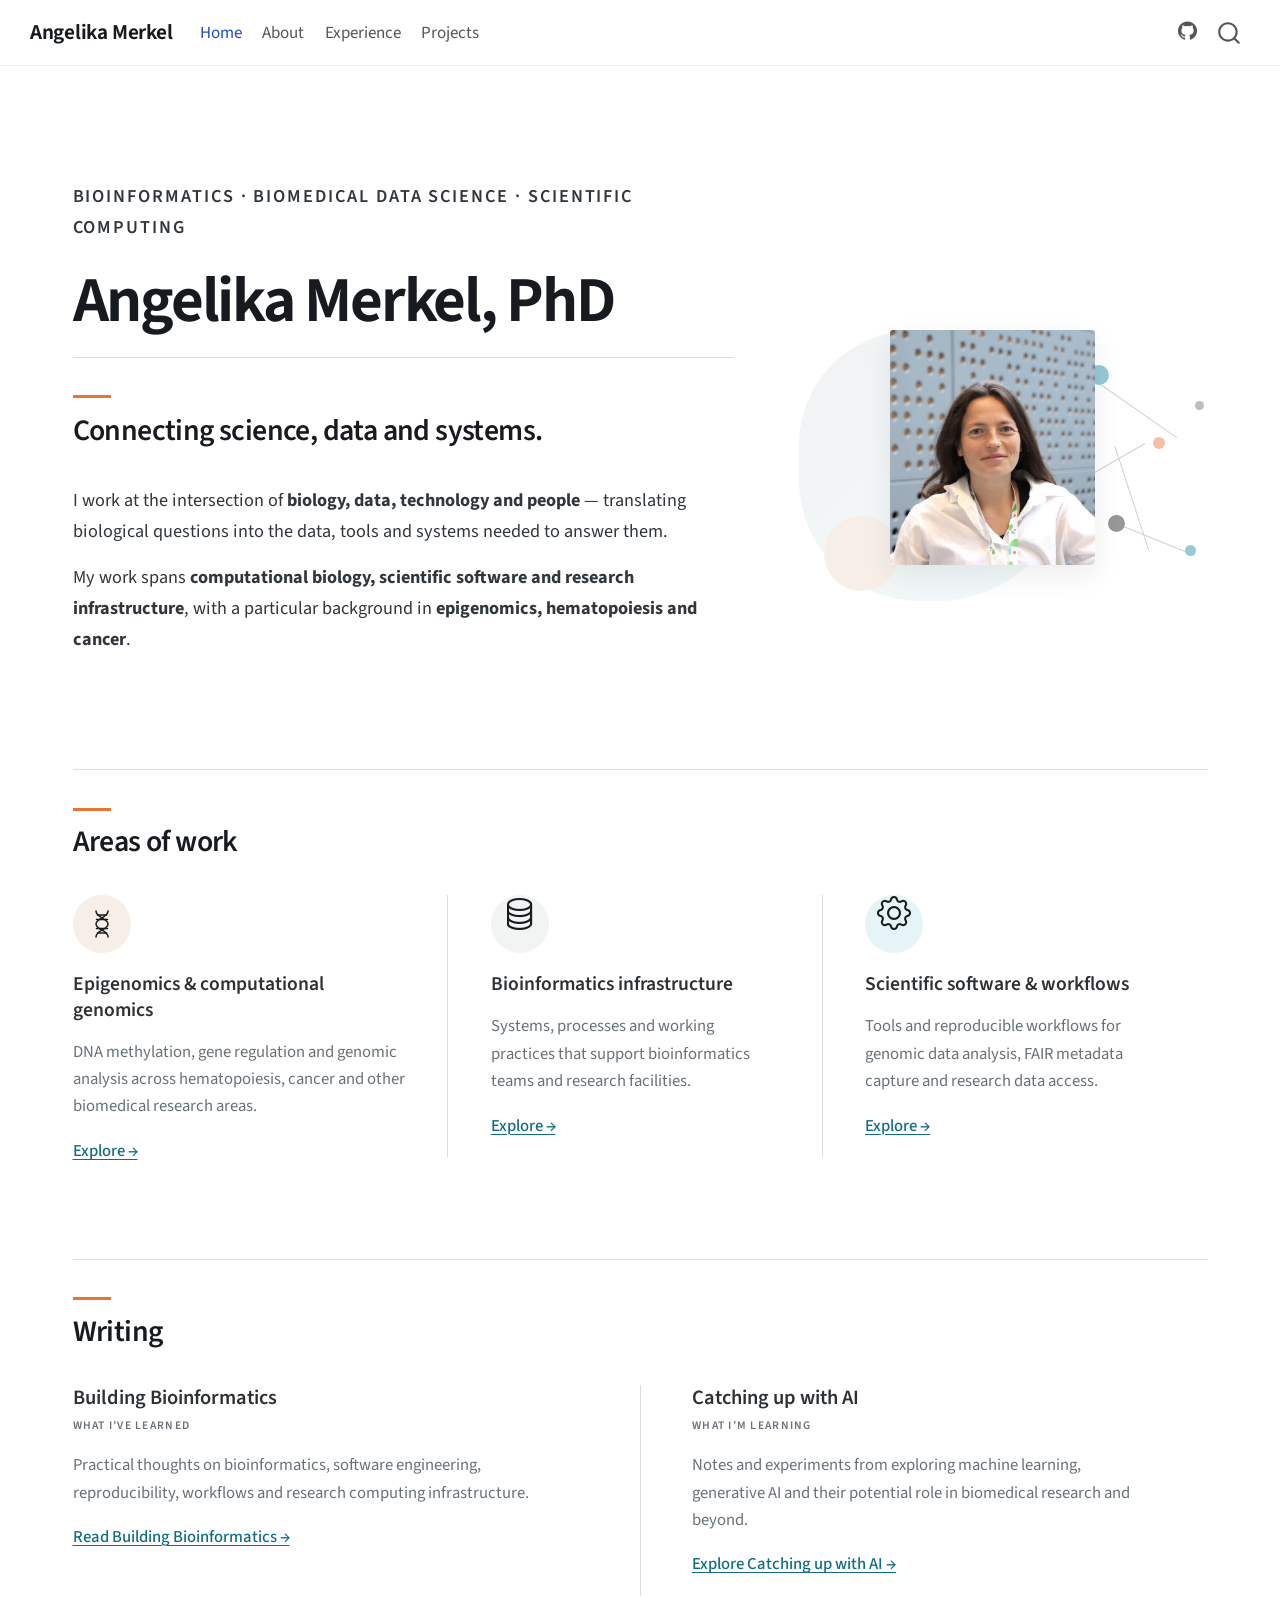
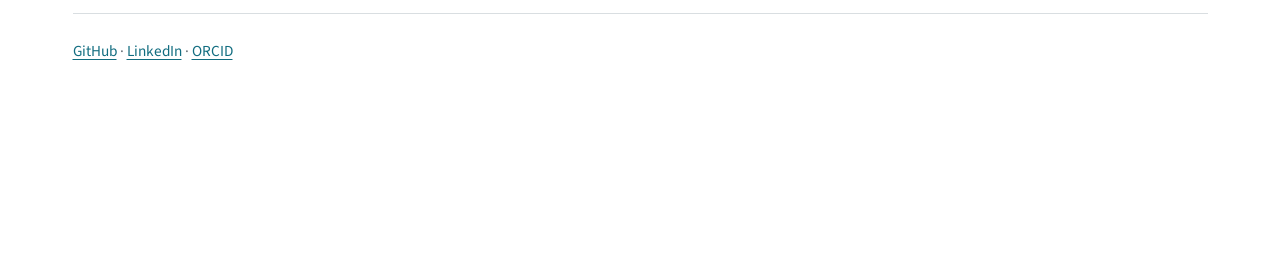
<file: docs/index.html>
<!DOCTYPE html>
<html xmlns="http://www.w3.org/1999/xhtml" lang="en" xml:lang="en"><head>

<meta charset="utf-8">
<meta name="generator" content="quarto-1.7.32">

<meta name="viewport" content="width=device-width, initial-scale=1.0, user-scalable=yes">


<title>Angelika Merkel</title>
<style>
code{white-space: pre-wrap;}
span.smallcaps{font-variant: small-caps;}
div.columns{display: flex; gap: min(4vw, 1.5em);}
div.column{flex: auto; overflow-x: auto;}
div.hanging-indent{margin-left: 1.5em; text-indent: -1.5em;}
ul.task-list{list-style: none;}
ul.task-list li input[type="checkbox"] {
  width: 0.8em;
  margin: 0 0.8em 0.2em -1em; /* quarto-specific, see https://github.com/quarto-dev/quarto-cli/issues/4556 */ 
  vertical-align: middle;
}
</style>


<script src="site_libs/quarto-nav/quarto-nav.js"></script>
<script src="site_libs/quarto-nav/headroom.min.js"></script>
<script src="site_libs/clipboard/clipboard.min.js"></script>
<script src="site_libs/quarto-search/autocomplete.umd.js"></script>
<script src="site_libs/quarto-search/fuse.min.js"></script>
<script src="site_libs/quarto-search/quarto-search.js"></script>
<meta name="quarto:offset" content="./">
<script src="site_libs/quarto-html/quarto.js" type="module"></script>
<script src="site_libs/quarto-html/tabsets/tabsets.js" type="module"></script>
<script src="site_libs/quarto-html/popper.min.js"></script>
<script src="site_libs/quarto-html/tippy.umd.min.js"></script>
<script src="site_libs/quarto-html/anchor.min.js"></script>
<link href="site_libs/quarto-html/tippy.css" rel="stylesheet">
<link href="site_libs/quarto-html/quarto-syntax-highlighting-37eea08aefeeee20ff55810ff984fec1.css" rel="stylesheet" id="quarto-text-highlighting-styles">
<script src="site_libs/bootstrap/bootstrap.min.js"></script>
<link href="site_libs/bootstrap/bootstrap-icons.css" rel="stylesheet">
<link href="site_libs/bootstrap/bootstrap-92d2792728d3f4bf89524dcc0433e7d3.min.css" rel="stylesheet" append-hash="true" id="quarto-bootstrap" data-mode="light">
<script id="quarto-search-options" type="application/json">{
  "location": "navbar",
  "copy-button": false,
  "collapse-after": 3,
  "panel-placement": "end",
  "type": "overlay",
  "limit": 50,
  "keyboard-shortcut": [
    "f",
    "/",
    "s"
  ],
  "show-item-context": false,
  "language": {
    "search-no-results-text": "No results",
    "search-matching-documents-text": "matching documents",
    "search-copy-link-title": "Copy link to search",
    "search-hide-matches-text": "Hide additional matches",
    "search-more-match-text": "more match in this document",
    "search-more-matches-text": "more matches in this document",
    "search-clear-button-title": "Clear",
    "search-text-placeholder": "",
    "search-detached-cancel-button-title": "Cancel",
    "search-submit-button-title": "Submit",
    "search-label": "Search"
  }
}</script>
<link rel="stylesheet" href="https://cdn.jsdelivr.net/npm/bootstrap-icons@1.11.3/font/bootstrap-icons.min.css">


<link rel="stylesheet" href="assets/styles.css">
</head>

<body class="nav-fixed quarto-light">

<div id="quarto-search-results"></div>
  <header id="quarto-header" class="headroom fixed-top">
    <nav class="navbar navbar-expand-lg " data-bs-theme="dark">
      <div class="navbar-container container-fluid">
      <div class="navbar-brand-container mx-auto">
    <a class="navbar-brand" href="./index.html">
    <span class="navbar-title">Angelika Merkel</span>
    </a>
  </div>
            <div id="quarto-search" class="" title="Search"></div>
          <button class="navbar-toggler" type="button" data-bs-toggle="collapse" data-bs-target="#navbarCollapse" aria-controls="navbarCollapse" role="menu" aria-expanded="false" aria-label="Toggle navigation" onclick="if (window.quartoToggleHeadroom) { window.quartoToggleHeadroom(); }">
  <span class="navbar-toggler-icon"></span>
</button>
          <div class="collapse navbar-collapse" id="navbarCollapse">
            <ul class="navbar-nav navbar-nav-scroll me-auto">
  <li class="nav-item">
    <a class="nav-link active" href="./index.html" aria-current="page"> 
<span class="menu-text">Home</span></a>
  </li>  
  <li class="nav-item">
    <a class="nav-link" href="./about.html"> 
<span class="menu-text">About</span></a>
  </li>  
  <li class="nav-item">
    <a class="nav-link" href="./experience.html"> 
<span class="menu-text">Experience</span></a>
  </li>  
  <li class="nav-item">
    <a class="nav-link" href="./projects.html"> 
<span class="menu-text">Projects</span></a>
  </li>  
</ul>
            <ul class="navbar-nav navbar-nav-scroll ms-auto">
  <li class="nav-item compact">
    <a class="nav-link" href="https://github.com/angemerkel"> <i class="bi bi-github" role="img" aria-label="GitHub">
</i> 
<span class="menu-text"></span></a>
  </li>  
</ul>
          </div> <!-- /navcollapse -->
            <div class="quarto-navbar-tools">
</div>
      </div> <!-- /container-fluid -->
    </nav>
</header>
<!-- content -->
<div id="quarto-content" class="quarto-container page-columns page-rows-contents page-layout-full page-navbar">
<!-- sidebar -->
<!-- margin-sidebar -->
    
<!-- main -->
<main class="content page-columns page-full column-body" id="quarto-document-content"><header id="title-block-header" class="quarto-title-block"></header>




<div class="column-page">
<div class="hero">
<div class="hero-content">
<div class="hero-eyebrow">
<p>BIOINFORMATICS · BIOMEDICAL DATA SCIENCE · SCIENTIFIC COMPUTING</p>
</div>
<section id="angelika-merkel-phd" class="level1">
<h1>Angelika Merkel, PhD</h1>
<section id="connecting-science-data-and-systems." class="level2">
<h2 class="anchored" data-anchor-id="connecting-science-data-and-systems.">Connecting science, data and systems.</h2>
<p>I work at the intersection of <strong>biology, data, technology and people</strong> — translating biological questions into the data, tools and systems needed to answer them.</p>
<p>My work spans <strong>computational biology, scientific software and research infrastructure</strong>, with a particular background in <strong>epigenomics, hematopoiesis and cancer</strong>.</p>
</section>
</section>
</div>
<div class="hero-visual">
<p><img src="assets/portrait.jpg" class="hero-portrait" alt="Portrait of Angelika Merkel"></p>
<div class="network-visual" aria-hidden="true">
<p><span class="network-line line-1"></span> <span class="network-line line-2"></span> <span class="network-line line-3"></span> <span class="network-line line-4"></span></p>
<p><span class="network-node node-1"></span> <span class="network-node node-2"></span> <span class="network-node node-3"></span> <span class="network-node node-4"></span> <span class="network-node node-5"></span> <span class="network-node node-6"></span></p>
</div>
</div>
</div>
<section id="areas-of-work" class="level2">
<h2 class="anchored" data-anchor-id="areas-of-work">Areas of work</h2>
<div class="columns areas-grid">
<div class="column area-of-work area-science" style="width:33%;">
<div class="area-icon">
<svg viewbox="0 0 64 64" aria-hidden="true">
<path d="M20 6 C20 20, 44 20, 44 32 C44 44, 20 44, 20 58"></path> <path d="M44 6 C44 20, 20 20, 20 32 C20 44, 44 44, 44 58"></path> <line x1="23" y1="14" x2="41" y2="14"></line> <line x1="21" y1="23" x2="43" y2="23"></line> <line x1="21" y1="41" x2="43" y2="41"></line> <line x1="23" y1="50" x2="41" y2="50"></line>
</svg>
</div>
<section id="epigenomics-computational-genomics" class="level3">
<h3 class="anchored" data-anchor-id="epigenomics-computational-genomics">Epigenomics &amp; computational genomics</h3>
<p>DNA methylation, gene regulation and genomic analysis across hematopoiesis, cancer and other biomedical research areas.</p>
<p><a href="./projects.html">Explore →</a></p>
</section>
</div><div class="column area-of-work area-data" style="width:33%;">
<div class="area-icon">
<p><i class="bi bi-database" aria-hidden="true"></i></p>
</div>
<section id="bioinformatics-infrastructure" class="level3">
<h3 class="anchored" data-anchor-id="bioinformatics-infrastructure">Bioinformatics infrastructure</h3>
<p>Systems, processes and working practices that support bioinformatics teams and research facilities.</p>
<p><a href="./projects.html">Explore →</a></p>
</section>
</div><div class="column area-of-work area-systems" style="width:33%;">
<div class="area-icon">
<p><i class="bi bi-gear" aria-hidden="true"></i></p>
</div>
<section id="scientific-software-workflows" class="level3">
<h3 class="anchored" data-anchor-id="scientific-software-workflows">Scientific software &amp; workflows</h3>
<p>Tools and reproducible workflows for genomic data analysis, FAIR metadata capture and research data access.</p>
<p><a href="./projects.html">Explore →</a></p>
</section>
</div>
</div>
</section>
<section id="writing" class="level2">
<h2 class="anchored" data-anchor-id="writing">Writing</h2>
<div class="columns writing-grid">
<div class="column writing-item" style="width:50%;">
<section id="building-bioinformatics" class="level3">
<h3 class="anchored" data-anchor-id="building-bioinformatics">Building Bioinformatics</h3>
<p><span class="writing-label">WHAT I’VE LEARNED</span></p>
<p>Practical thoughts on bioinformatics, software engineering, reproducibility, workflows and research computing infrastructure.</p>
<p><a href="https://angemerkel.github.io/building-bioinformatics/">Read Building Bioinformatics →</a></p>
</section>
</div><div class="column writing-item" style="width:50%;">
<section id="catching-up-with-ai" class="level3">
<h3 class="anchored" data-anchor-id="catching-up-with-ai">Catching up with AI</h3>
<p><span class="writing-label">WHAT I’M LEARNING</span></p>
<p>Notes and experiments from exploring machine learning, generative AI and their potential role in biomedical research and beyond.</p>
<p><a href="https://angemerkel.github.io/catching-up-with-ai/">Explore Catching up with AI →</a></p>
</section>
</div>
</div>
<div class="site-links">
<p><a href="https://github.com/angemerkel">GitHub</a> · <a href="https://www.linkedin.com/in/angelika-merkel-05813085/">LinkedIn</a> · <a href="https://orcid.org/0000-0001-5164-6803">ORCID</a></p>
</div>
</section>
</div>



</main> <!-- /main -->
<script id="quarto-html-after-body" type="application/javascript">
  window.document.addEventListener("DOMContentLoaded", function (event) {
    const icon = "";
    const anchorJS = new window.AnchorJS();
    anchorJS.options = {
      placement: 'right',
      icon: icon
    };
    anchorJS.add('.anchored');
    const isCodeAnnotation = (el) => {
      for (const clz of el.classList) {
        if (clz.startsWith('code-annotation-')) {                     
          return true;
        }
      }
      return false;
    }
    const onCopySuccess = function(e) {
      // button target
      const button = e.trigger;
      // don't keep focus
      button.blur();
      // flash "checked"
      button.classList.add('code-copy-button-checked');
      var currentTitle = button.getAttribute("title");
      button.setAttribute("title", "Copied!");
      let tooltip;
      if (window.bootstrap) {
        button.setAttribute("data-bs-toggle", "tooltip");
        button.setAttribute("data-bs-placement", "left");
        button.setAttribute("data-bs-title", "Copied!");
        tooltip = new bootstrap.Tooltip(button, 
          { trigger: "manual", 
            customClass: "code-copy-button-tooltip",
            offset: [0, -8]});
        tooltip.show();    
      }
      setTimeout(function() {
        if (tooltip) {
          tooltip.hide();
          button.removeAttribute("data-bs-title");
          button.removeAttribute("data-bs-toggle");
          button.removeAttribute("data-bs-placement");
        }
        button.setAttribute("title", currentTitle);
        button.classList.remove('code-copy-button-checked');
      }, 1000);
      // clear code selection
      e.clearSelection();
    }
    const getTextToCopy = function(trigger) {
        const codeEl = trigger.previousElementSibling.cloneNode(true);
        for (const childEl of codeEl.children) {
          if (isCodeAnnotation(childEl)) {
            childEl.remove();
          }
        }
        return codeEl.innerText;
    }
    const clipboard = new window.ClipboardJS('.code-copy-button:not([data-in-quarto-modal])', {
      text: getTextToCopy
    });
    clipboard.on('success', onCopySuccess);
    if (window.document.getElementById('quarto-embedded-source-code-modal')) {
      const clipboardModal = new window.ClipboardJS('.code-copy-button[data-in-quarto-modal]', {
        text: getTextToCopy,
        container: window.document.getElementById('quarto-embedded-source-code-modal')
      });
      clipboardModal.on('success', onCopySuccess);
    }
      var localhostRegex = new RegExp(/^(?:http|https):\/\/localhost\:?[0-9]*\//);
      var mailtoRegex = new RegExp(/^mailto:/);
        var filterRegex = new RegExp('/' + window.location.host + '/');
      var isInternal = (href) => {
          return filterRegex.test(href) || localhostRegex.test(href) || mailtoRegex.test(href);
      }
      // Inspect non-navigation links and adorn them if external
     var links = window.document.querySelectorAll('a[href]:not(.nav-link):not(.navbar-brand):not(.toc-action):not(.sidebar-link):not(.sidebar-item-toggle):not(.pagination-link):not(.no-external):not([aria-hidden]):not(.dropdown-item):not(.quarto-navigation-tool):not(.about-link)');
      for (var i=0; i<links.length; i++) {
        const link = links[i];
        if (!isInternal(link.href)) {
          // undo the damage that might have been done by quarto-nav.js in the case of
          // links that we want to consider external
          if (link.dataset.originalHref !== undefined) {
            link.href = link.dataset.originalHref;
          }
        }
      }
    function tippyHover(el, contentFn, onTriggerFn, onUntriggerFn) {
      const config = {
        allowHTML: true,
        maxWidth: 500,
        delay: 100,
        arrow: false,
        appendTo: function(el) {
            return el.parentElement;
        },
        interactive: true,
        interactiveBorder: 10,
        theme: 'quarto',
        placement: 'bottom-start',
      };
      if (contentFn) {
        config.content = contentFn;
      }
      if (onTriggerFn) {
        config.onTrigger = onTriggerFn;
      }
      if (onUntriggerFn) {
        config.onUntrigger = onUntriggerFn;
      }
      window.tippy(el, config); 
    }
    const noterefs = window.document.querySelectorAll('a[role="doc-noteref"]');
    for (var i=0; i<noterefs.length; i++) {
      const ref = noterefs[i];
      tippyHover(ref, function() {
        // use id or data attribute instead here
        let href = ref.getAttribute('data-footnote-href') || ref.getAttribute('href');
        try { href = new URL(href).hash; } catch {}
        const id = href.replace(/^#\/?/, "");
        const note = window.document.getElementById(id);
        if (note) {
          return note.innerHTML;
        } else {
          return "";
        }
      });
    }
    const xrefs = window.document.querySelectorAll('a.quarto-xref');
    const processXRef = (id, note) => {
      // Strip column container classes
      const stripColumnClz = (el) => {
        el.classList.remove("page-full", "page-columns");
        if (el.children) {
          for (const child of el.children) {
            stripColumnClz(child);
          }
        }
      }
      stripColumnClz(note)
      if (id === null || id.startsWith('sec-')) {
        // Special case sections, only their first couple elements
        const container = document.createElement("div");
        if (note.children && note.children.length > 2) {
          container.appendChild(note.children[0].cloneNode(true));
          for (let i = 1; i < note.children.length; i++) {
            const child = note.children[i];
            if (child.tagName === "P" && child.innerText === "") {
              continue;
            } else {
              container.appendChild(child.cloneNode(true));
              break;
            }
          }
          if (window.Quarto?.typesetMath) {
            window.Quarto.typesetMath(container);
          }
          return container.innerHTML
        } else {
          if (window.Quarto?.typesetMath) {
            window.Quarto.typesetMath(note);
          }
          return note.innerHTML;
        }
      } else {
        // Remove any anchor links if they are present
        const anchorLink = note.querySelector('a.anchorjs-link');
        if (anchorLink) {
          anchorLink.remove();
        }
        if (window.Quarto?.typesetMath) {
          window.Quarto.typesetMath(note);
        }
        if (note.classList.contains("callout")) {
          return note.outerHTML;
        } else {
          return note.innerHTML;
        }
      }
    }
    for (var i=0; i<xrefs.length; i++) {
      const xref = xrefs[i];
      tippyHover(xref, undefined, function(instance) {
        instance.disable();
        let url = xref.getAttribute('href');
        let hash = undefined; 
        if (url.startsWith('#')) {
          hash = url;
        } else {
          try { hash = new URL(url).hash; } catch {}
        }
        if (hash) {
          const id = hash.replace(/^#\/?/, "");
          const note = window.document.getElementById(id);
          if (note !== null) {
            try {
              const html = processXRef(id, note.cloneNode(true));
              instance.setContent(html);
            } finally {
              instance.enable();
              instance.show();
            }
          } else {
            // See if we can fetch this
            fetch(url.split('#')[0])
            .then(res => res.text())
            .then(html => {
              const parser = new DOMParser();
              const htmlDoc = parser.parseFromString(html, "text/html");
              const note = htmlDoc.getElementById(id);
              if (note !== null) {
                const html = processXRef(id, note);
                instance.setContent(html);
              } 
            }).finally(() => {
              instance.enable();
              instance.show();
            });
          }
        } else {
          // See if we can fetch a full url (with no hash to target)
          // This is a special case and we should probably do some content thinning / targeting
          fetch(url)
          .then(res => res.text())
          .then(html => {
            const parser = new DOMParser();
            const htmlDoc = parser.parseFromString(html, "text/html");
            const note = htmlDoc.querySelector('main.content');
            if (note !== null) {
              // This should only happen for chapter cross references
              // (since there is no id in the URL)
              // remove the first header
              if (note.children.length > 0 && note.children[0].tagName === "HEADER") {
                note.children[0].remove();
              }
              const html = processXRef(null, note);
              instance.setContent(html);
            } 
          }).finally(() => {
            instance.enable();
            instance.show();
          });
        }
      }, function(instance) {
      });
    }
        let selectedAnnoteEl;
        const selectorForAnnotation = ( cell, annotation) => {
          let cellAttr = 'data-code-cell="' + cell + '"';
          let lineAttr = 'data-code-annotation="' +  annotation + '"';
          const selector = 'span[' + cellAttr + '][' + lineAttr + ']';
          return selector;
        }
        const selectCodeLines = (annoteEl) => {
          const doc = window.document;
          const targetCell = annoteEl.getAttribute("data-target-cell");
          const targetAnnotation = annoteEl.getAttribute("data-target-annotation");
          const annoteSpan = window.document.querySelector(selectorForAnnotation(targetCell, targetAnnotation));
          const lines = annoteSpan.getAttribute("data-code-lines").split(",");
          const lineIds = lines.map((line) => {
            return targetCell + "-" + line;
          })
          let top = null;
          let height = null;
          let parent = null;
          if (lineIds.length > 0) {
              //compute the position of the single el (top and bottom and make a div)
              const el = window.document.getElementById(lineIds[0]);
              top = el.offsetTop;
              height = el.offsetHeight;
              parent = el.parentElement.parentElement;
            if (lineIds.length > 1) {
              const lastEl = window.document.getElementById(lineIds[lineIds.length - 1]);
              const bottom = lastEl.offsetTop + lastEl.offsetHeight;
              height = bottom - top;
            }
            if (top !== null && height !== null && parent !== null) {
              // cook up a div (if necessary) and position it 
              let div = window.document.getElementById("code-annotation-line-highlight");
              if (div === null) {
                div = window.document.createElement("div");
                div.setAttribute("id", "code-annotation-line-highlight");
                div.style.position = 'absolute';
                parent.appendChild(div);
              }
              div.style.top = top - 2 + "px";
              div.style.height = height + 4 + "px";
              div.style.left = 0;
              let gutterDiv = window.document.getElementById("code-annotation-line-highlight-gutter");
              if (gutterDiv === null) {
                gutterDiv = window.document.createElement("div");
                gutterDiv.setAttribute("id", "code-annotation-line-highlight-gutter");
                gutterDiv.style.position = 'absolute';
                const codeCell = window.document.getElementById(targetCell);
                const gutter = codeCell.querySelector('.code-annotation-gutter');
                gutter.appendChild(gutterDiv);
              }
              gutterDiv.style.top = top - 2 + "px";
              gutterDiv.style.height = height + 4 + "px";
            }
            selectedAnnoteEl = annoteEl;
          }
        };
        const unselectCodeLines = () => {
          const elementsIds = ["code-annotation-line-highlight", "code-annotation-line-highlight-gutter"];
          elementsIds.forEach((elId) => {
            const div = window.document.getElementById(elId);
            if (div) {
              div.remove();
            }
          });
          selectedAnnoteEl = undefined;
        };
          // Handle positioning of the toggle
      window.addEventListener(
        "resize",
        throttle(() => {
          elRect = undefined;
          if (selectedAnnoteEl) {
            selectCodeLines(selectedAnnoteEl);
          }
        }, 10)
      );
      function throttle(fn, ms) {
      let throttle = false;
      let timer;
        return (...args) => {
          if(!throttle) { // first call gets through
              fn.apply(this, args);
              throttle = true;
          } else { // all the others get throttled
              if(timer) clearTimeout(timer); // cancel #2
              timer = setTimeout(() => {
                fn.apply(this, args);
                timer = throttle = false;
              }, ms);
          }
        };
      }
        // Attach click handler to the DT
        const annoteDls = window.document.querySelectorAll('dt[data-target-cell]');
        for (const annoteDlNode of annoteDls) {
          annoteDlNode.addEventListener('click', (event) => {
            const clickedEl = event.target;
            if (clickedEl !== selectedAnnoteEl) {
              unselectCodeLines();
              const activeEl = window.document.querySelector('dt[data-target-cell].code-annotation-active');
              if (activeEl) {
                activeEl.classList.remove('code-annotation-active');
              }
              selectCodeLines(clickedEl);
              clickedEl.classList.add('code-annotation-active');
            } else {
              // Unselect the line
              unselectCodeLines();
              clickedEl.classList.remove('code-annotation-active');
            }
          });
        }
    const findCites = (el) => {
      const parentEl = el.parentElement;
      if (parentEl) {
        const cites = parentEl.dataset.cites;
        if (cites) {
          return {
            el,
            cites: cites.split(' ')
          };
        } else {
          return findCites(el.parentElement)
        }
      } else {
        return undefined;
      }
    };
    var bibliorefs = window.document.querySelectorAll('a[role="doc-biblioref"]');
    for (var i=0; i<bibliorefs.length; i++) {
      const ref = bibliorefs[i];
      const citeInfo = findCites(ref);
      if (citeInfo) {
        tippyHover(citeInfo.el, function() {
          var popup = window.document.createElement('div');
          citeInfo.cites.forEach(function(cite) {
            var citeDiv = window.document.createElement('div');
            citeDiv.classList.add('hanging-indent');
            citeDiv.classList.add('csl-entry');
            var biblioDiv = window.document.getElementById('ref-' + cite);
            if (biblioDiv) {
              citeDiv.innerHTML = biblioDiv.innerHTML;
            }
            popup.appendChild(citeDiv);
          });
          return popup.innerHTML;
        });
      }
    }
  });
  </script>
</div> <!-- /content -->




</body></html>
</file>
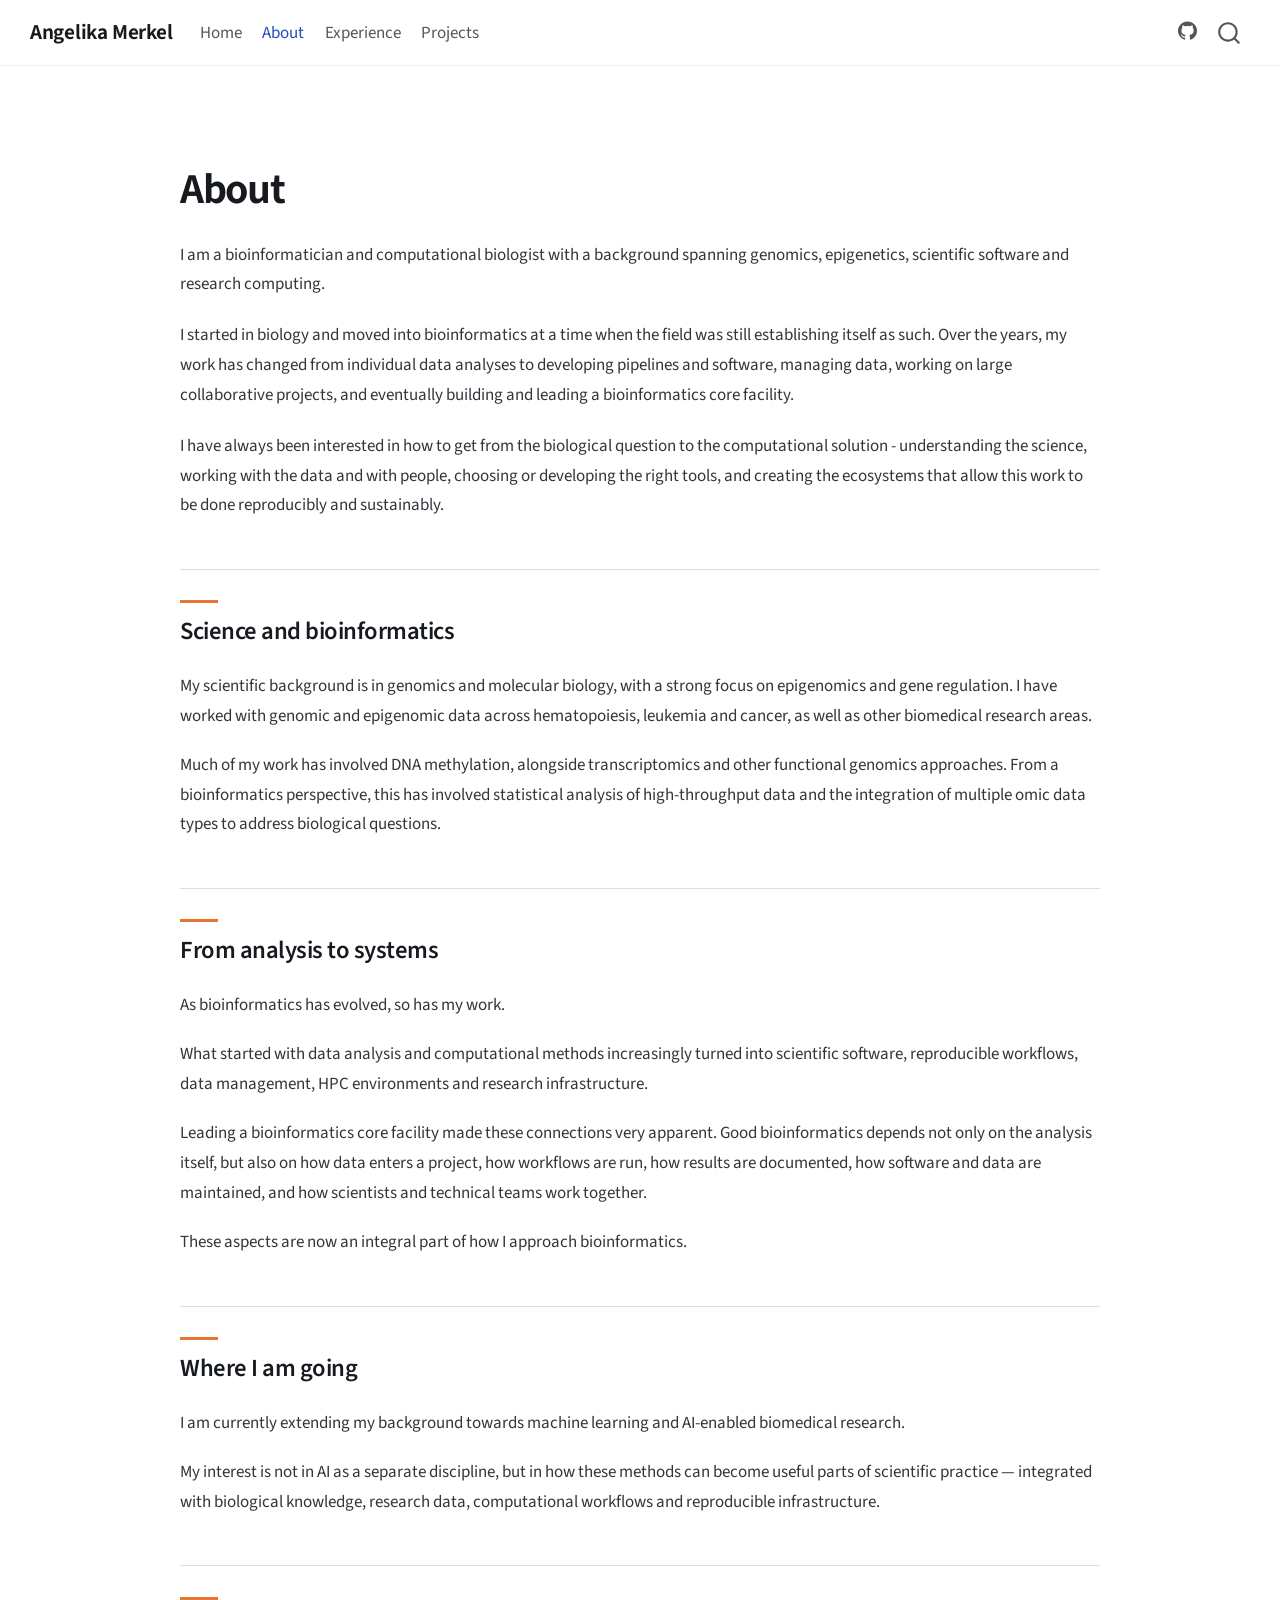
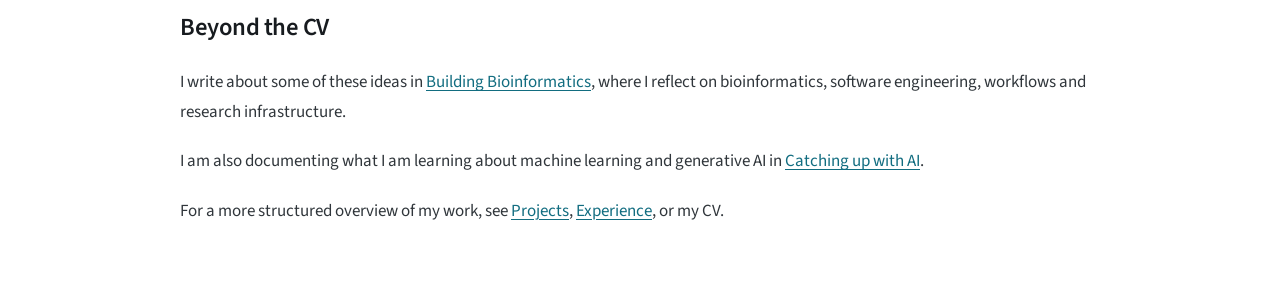
<file: docs/about.html>
<!DOCTYPE html>
<html xmlns="http://www.w3.org/1999/xhtml" lang="en" xml:lang="en"><head>

<meta charset="utf-8">
<meta name="generator" content="quarto-1.7.32">

<meta name="viewport" content="width=device-width, initial-scale=1.0, user-scalable=yes">


<title>about – Angelika Merkel</title>
<style>
code{white-space: pre-wrap;}
span.smallcaps{font-variant: small-caps;}
div.columns{display: flex; gap: min(4vw, 1.5em);}
div.column{flex: auto; overflow-x: auto;}
div.hanging-indent{margin-left: 1.5em; text-indent: -1.5em;}
ul.task-list{list-style: none;}
ul.task-list li input[type="checkbox"] {
  width: 0.8em;
  margin: 0 0.8em 0.2em -1em; /* quarto-specific, see https://github.com/quarto-dev/quarto-cli/issues/4556 */ 
  vertical-align: middle;
}
</style>


<script src="site_libs/quarto-nav/quarto-nav.js"></script>
<script src="site_libs/quarto-nav/headroom.min.js"></script>
<script src="site_libs/clipboard/clipboard.min.js"></script>
<script src="site_libs/quarto-search/autocomplete.umd.js"></script>
<script src="site_libs/quarto-search/fuse.min.js"></script>
<script src="site_libs/quarto-search/quarto-search.js"></script>
<meta name="quarto:offset" content="./">
<script src="site_libs/quarto-html/quarto.js" type="module"></script>
<script src="site_libs/quarto-html/tabsets/tabsets.js" type="module"></script>
<script src="site_libs/quarto-html/popper.min.js"></script>
<script src="site_libs/quarto-html/tippy.umd.min.js"></script>
<script src="site_libs/quarto-html/anchor.min.js"></script>
<link href="site_libs/quarto-html/tippy.css" rel="stylesheet">
<link href="site_libs/quarto-html/quarto-syntax-highlighting-37eea08aefeeee20ff55810ff984fec1.css" rel="stylesheet" id="quarto-text-highlighting-styles">
<script src="site_libs/bootstrap/bootstrap.min.js"></script>
<link href="site_libs/bootstrap/bootstrap-icons.css" rel="stylesheet">
<link href="site_libs/bootstrap/bootstrap-92d2792728d3f4bf89524dcc0433e7d3.min.css" rel="stylesheet" append-hash="true" id="quarto-bootstrap" data-mode="light">
<script id="quarto-search-options" type="application/json">{
  "location": "navbar",
  "copy-button": false,
  "collapse-after": 3,
  "panel-placement": "end",
  "type": "overlay",
  "limit": 50,
  "keyboard-shortcut": [
    "f",
    "/",
    "s"
  ],
  "show-item-context": false,
  "language": {
    "search-no-results-text": "No results",
    "search-matching-documents-text": "matching documents",
    "search-copy-link-title": "Copy link to search",
    "search-hide-matches-text": "Hide additional matches",
    "search-more-match-text": "more match in this document",
    "search-more-matches-text": "more matches in this document",
    "search-clear-button-title": "Clear",
    "search-text-placeholder": "",
    "search-detached-cancel-button-title": "Cancel",
    "search-submit-button-title": "Submit",
    "search-label": "Search"
  }
}</script>
<link rel="stylesheet" href="https://cdn.jsdelivr.net/npm/bootstrap-icons@1.11.3/font/bootstrap-icons.min.css">


<link rel="stylesheet" href="assets/styles.css">
</head>

<body class="nav-fixed quarto-light">

<div id="quarto-search-results"></div>
  <header id="quarto-header" class="headroom fixed-top">
    <nav class="navbar navbar-expand-lg " data-bs-theme="dark">
      <div class="navbar-container container-fluid">
      <div class="navbar-brand-container mx-auto">
    <a class="navbar-brand" href="./index.html">
    <span class="navbar-title">Angelika Merkel</span>
    </a>
  </div>
            <div id="quarto-search" class="" title="Search"></div>
          <button class="navbar-toggler" type="button" data-bs-toggle="collapse" data-bs-target="#navbarCollapse" aria-controls="navbarCollapse" role="menu" aria-expanded="false" aria-label="Toggle navigation" onclick="if (window.quartoToggleHeadroom) { window.quartoToggleHeadroom(); }">
  <span class="navbar-toggler-icon"></span>
</button>
          <div class="collapse navbar-collapse" id="navbarCollapse">
            <ul class="navbar-nav navbar-nav-scroll me-auto">
  <li class="nav-item">
    <a class="nav-link" href="./index.html"> 
<span class="menu-text">Home</span></a>
  </li>  
  <li class="nav-item">
    <a class="nav-link active" href="./about.html" aria-current="page"> 
<span class="menu-text">About</span></a>
  </li>  
  <li class="nav-item">
    <a class="nav-link" href="./experience.html"> 
<span class="menu-text">Experience</span></a>
  </li>  
  <li class="nav-item">
    <a class="nav-link" href="./projects.html"> 
<span class="menu-text">Projects</span></a>
  </li>  
</ul>
            <ul class="navbar-nav navbar-nav-scroll ms-auto">
  <li class="nav-item compact">
    <a class="nav-link" href="https://github.com/angemerkel"> <i class="bi bi-github" role="img" aria-label="GitHub">
</i> 
<span class="menu-text"></span></a>
  </li>  
</ul>
          </div> <!-- /navcollapse -->
            <div class="quarto-navbar-tools">
</div>
      </div> <!-- /container-fluid -->
    </nav>
</header>
<!-- content -->
<div id="quarto-content" class="quarto-container page-columns page-rows-contents page-layout-full page-navbar">
<!-- sidebar -->
<!-- margin-sidebar -->
    
<!-- main -->
<main class="content page-columns page-full column-body" id="quarto-document-content"><header id="title-block-header" class="quarto-title-block"></header>




<section id="about" class="level1 column-page about-page">
<h1>About</h1>
<p>I am a bioinformatician and computational biologist with a background spanning genomics, epigenetics, scientific software and research computing.</p>
<p>I started in biology and moved into bioinformatics at a time when the field was still establishing itself as such. Over the years, my work has changed from individual data analyses to developing pipelines and software, managing data, working on large collaborative projects, and eventually building and leading a bioinformatics core facility.</p>
<p>I have always been interested in how to get from the biological question to the computational solution - understanding the science, working with the data and with people, choosing or developing the right tools, and creating the ecosystems that allow this work to be done reproducibly and sustainably.</p>
<section id="science-and-bioinformatics" class="level2">
<h2 class="anchored" data-anchor-id="science-and-bioinformatics">Science and bioinformatics</h2>
<p>My scientific background is in genomics and molecular biology, with a strong focus on epigenomics and gene regulation. I have worked with genomic and epigenomic data across hematopoiesis, leukemia and cancer, as well as other biomedical research areas.</p>
<p>Much of my work has involved DNA methylation, alongside transcriptomics and other functional genomics approaches. From a bioinformatics perspective, this has involved statistical analysis of high-throughput data and the integration of multiple omic data types to address biological questions.</p>
</section>
<section id="from-analysis-to-systems" class="level2">
<h2 class="anchored" data-anchor-id="from-analysis-to-systems">From analysis to systems</h2>
<p>As bioinformatics has evolved, so has my work.</p>
<p>What started with data analysis and computational methods increasingly turned into scientific software, reproducible workflows, data management, HPC environments and research infrastructure.</p>
<p>Leading a bioinformatics core facility made these connections very apparent. Good bioinformatics depends not only on the analysis itself, but also on how data enters a project, how workflows are run, how results are documented, how software and data are maintained, and how scientists and technical teams work together.</p>
<p>These aspects are now an integral part of how I approach bioinformatics.</p>
</section>
<section id="where-i-am-going" class="level2">
<h2 class="anchored" data-anchor-id="where-i-am-going">Where I am going</h2>
<p>I am currently extending my background towards machine learning and AI-enabled biomedical research.</p>
<p>My interest is not in AI as a separate discipline, but in how these methods can become useful parts of scientific practice — integrated with biological knowledge, research data, computational workflows and reproducible infrastructure.</p>
</section>
<section id="beyond-the-cv" class="level2">
<h2 class="anchored" data-anchor-id="beyond-the-cv">Beyond the CV</h2>
<p>I write about some of these ideas in <a href="https://angemerkel.github.io/building-bioinformatics/">Building Bioinformatics</a>, where I reflect on bioinformatics, software engineering, workflows and research infrastructure.</p>
<p>I am also documenting what I am learning about machine learning and generative AI in <a href="https://angemerkel.github.io/catching-up-with-ai/">Catching up with AI</a>.</p>
<p>For a more structured overview of my work, see <a href="./projects.html">Projects</a>, <a href="./experience.html">Experience</a>, or my CV.</p>
</section>
</section>



</main> <!-- /main -->
<script id="quarto-html-after-body" type="application/javascript">
  window.document.addEventListener("DOMContentLoaded", function (event) {
    const icon = "";
    const anchorJS = new window.AnchorJS();
    anchorJS.options = {
      placement: 'right',
      icon: icon
    };
    anchorJS.add('.anchored');
    const isCodeAnnotation = (el) => {
      for (const clz of el.classList) {
        if (clz.startsWith('code-annotation-')) {                     
          return true;
        }
      }
      return false;
    }
    const onCopySuccess = function(e) {
      // button target
      const button = e.trigger;
      // don't keep focus
      button.blur();
      // flash "checked"
      button.classList.add('code-copy-button-checked');
      var currentTitle = button.getAttribute("title");
      button.setAttribute("title", "Copied!");
      let tooltip;
      if (window.bootstrap) {
        button.setAttribute("data-bs-toggle", "tooltip");
        button.setAttribute("data-bs-placement", "left");
        button.setAttribute("data-bs-title", "Copied!");
        tooltip = new bootstrap.Tooltip(button, 
          { trigger: "manual", 
            customClass: "code-copy-button-tooltip",
            offset: [0, -8]});
        tooltip.show();    
      }
      setTimeout(function() {
        if (tooltip) {
          tooltip.hide();
          button.removeAttribute("data-bs-title");
          button.removeAttribute("data-bs-toggle");
          button.removeAttribute("data-bs-placement");
        }
        button.setAttribute("title", currentTitle);
        button.classList.remove('code-copy-button-checked');
      }, 1000);
      // clear code selection
      e.clearSelection();
    }
    const getTextToCopy = function(trigger) {
        const codeEl = trigger.previousElementSibling.cloneNode(true);
        for (const childEl of codeEl.children) {
          if (isCodeAnnotation(childEl)) {
            childEl.remove();
          }
        }
        return codeEl.innerText;
    }
    const clipboard = new window.ClipboardJS('.code-copy-button:not([data-in-quarto-modal])', {
      text: getTextToCopy
    });
    clipboard.on('success', onCopySuccess);
    if (window.document.getElementById('quarto-embedded-source-code-modal')) {
      const clipboardModal = new window.ClipboardJS('.code-copy-button[data-in-quarto-modal]', {
        text: getTextToCopy,
        container: window.document.getElementById('quarto-embedded-source-code-modal')
      });
      clipboardModal.on('success', onCopySuccess);
    }
      var localhostRegex = new RegExp(/^(?:http|https):\/\/localhost\:?[0-9]*\//);
      var mailtoRegex = new RegExp(/^mailto:/);
        var filterRegex = new RegExp('/' + window.location.host + '/');
      var isInternal = (href) => {
          return filterRegex.test(href) || localhostRegex.test(href) || mailtoRegex.test(href);
      }
      // Inspect non-navigation links and adorn them if external
     var links = window.document.querySelectorAll('a[href]:not(.nav-link):not(.navbar-brand):not(.toc-action):not(.sidebar-link):not(.sidebar-item-toggle):not(.pagination-link):not(.no-external):not([aria-hidden]):not(.dropdown-item):not(.quarto-navigation-tool):not(.about-link)');
      for (var i=0; i<links.length; i++) {
        const link = links[i];
        if (!isInternal(link.href)) {
          // undo the damage that might have been done by quarto-nav.js in the case of
          // links that we want to consider external
          if (link.dataset.originalHref !== undefined) {
            link.href = link.dataset.originalHref;
          }
        }
      }
    function tippyHover(el, contentFn, onTriggerFn, onUntriggerFn) {
      const config = {
        allowHTML: true,
        maxWidth: 500,
        delay: 100,
        arrow: false,
        appendTo: function(el) {
            return el.parentElement;
        },
        interactive: true,
        interactiveBorder: 10,
        theme: 'quarto',
        placement: 'bottom-start',
      };
      if (contentFn) {
        config.content = contentFn;
      }
      if (onTriggerFn) {
        config.onTrigger = onTriggerFn;
      }
      if (onUntriggerFn) {
        config.onUntrigger = onUntriggerFn;
      }
      window.tippy(el, config); 
    }
    const noterefs = window.document.querySelectorAll('a[role="doc-noteref"]');
    for (var i=0; i<noterefs.length; i++) {
      const ref = noterefs[i];
      tippyHover(ref, function() {
        // use id or data attribute instead here
        let href = ref.getAttribute('data-footnote-href') || ref.getAttribute('href');
        try { href = new URL(href).hash; } catch {}
        const id = href.replace(/^#\/?/, "");
        const note = window.document.getElementById(id);
        if (note) {
          return note.innerHTML;
        } else {
          return "";
        }
      });
    }
    const xrefs = window.document.querySelectorAll('a.quarto-xref');
    const processXRef = (id, note) => {
      // Strip column container classes
      const stripColumnClz = (el) => {
        el.classList.remove("page-full", "page-columns");
        if (el.children) {
          for (const child of el.children) {
            stripColumnClz(child);
          }
        }
      }
      stripColumnClz(note)
      if (id === null || id.startsWith('sec-')) {
        // Special case sections, only their first couple elements
        const container = document.createElement("div");
        if (note.children && note.children.length > 2) {
          container.appendChild(note.children[0].cloneNode(true));
          for (let i = 1; i < note.children.length; i++) {
            const child = note.children[i];
            if (child.tagName === "P" && child.innerText === "") {
              continue;
            } else {
              container.appendChild(child.cloneNode(true));
              break;
            }
          }
          if (window.Quarto?.typesetMath) {
            window.Quarto.typesetMath(container);
          }
          return container.innerHTML
        } else {
          if (window.Quarto?.typesetMath) {
            window.Quarto.typesetMath(note);
          }
          return note.innerHTML;
        }
      } else {
        // Remove any anchor links if they are present
        const anchorLink = note.querySelector('a.anchorjs-link');
        if (anchorLink) {
          anchorLink.remove();
        }
        if (window.Quarto?.typesetMath) {
          window.Quarto.typesetMath(note);
        }
        if (note.classList.contains("callout")) {
          return note.outerHTML;
        } else {
          return note.innerHTML;
        }
      }
    }
    for (var i=0; i<xrefs.length; i++) {
      const xref = xrefs[i];
      tippyHover(xref, undefined, function(instance) {
        instance.disable();
        let url = xref.getAttribute('href');
        let hash = undefined; 
        if (url.startsWith('#')) {
          hash = url;
        } else {
          try { hash = new URL(url).hash; } catch {}
        }
        if (hash) {
          const id = hash.replace(/^#\/?/, "");
          const note = window.document.getElementById(id);
          if (note !== null) {
            try {
              const html = processXRef(id, note.cloneNode(true));
              instance.setContent(html);
            } finally {
              instance.enable();
              instance.show();
            }
          } else {
            // See if we can fetch this
            fetch(url.split('#')[0])
            .then(res => res.text())
            .then(html => {
              const parser = new DOMParser();
              const htmlDoc = parser.parseFromString(html, "text/html");
              const note = htmlDoc.getElementById(id);
              if (note !== null) {
                const html = processXRef(id, note);
                instance.setContent(html);
              } 
            }).finally(() => {
              instance.enable();
              instance.show();
            });
          }
        } else {
          // See if we can fetch a full url (with no hash to target)
          // This is a special case and we should probably do some content thinning / targeting
          fetch(url)
          .then(res => res.text())
          .then(html => {
            const parser = new DOMParser();
            const htmlDoc = parser.parseFromString(html, "text/html");
            const note = htmlDoc.querySelector('main.content');
            if (note !== null) {
              // This should only happen for chapter cross references
              // (since there is no id in the URL)
              // remove the first header
              if (note.children.length > 0 && note.children[0].tagName === "HEADER") {
                note.children[0].remove();
              }
              const html = processXRef(null, note);
              instance.setContent(html);
            } 
          }).finally(() => {
            instance.enable();
            instance.show();
          });
        }
      }, function(instance) {
      });
    }
        let selectedAnnoteEl;
        const selectorForAnnotation = ( cell, annotation) => {
          let cellAttr = 'data-code-cell="' + cell + '"';
          let lineAttr = 'data-code-annotation="' +  annotation + '"';
          const selector = 'span[' + cellAttr + '][' + lineAttr + ']';
          return selector;
        }
        const selectCodeLines = (annoteEl) => {
          const doc = window.document;
          const targetCell = annoteEl.getAttribute("data-target-cell");
          const targetAnnotation = annoteEl.getAttribute("data-target-annotation");
          const annoteSpan = window.document.querySelector(selectorForAnnotation(targetCell, targetAnnotation));
          const lines = annoteSpan.getAttribute("data-code-lines").split(",");
          const lineIds = lines.map((line) => {
            return targetCell + "-" + line;
          })
          let top = null;
          let height = null;
          let parent = null;
          if (lineIds.length > 0) {
              //compute the position of the single el (top and bottom and make a div)
              const el = window.document.getElementById(lineIds[0]);
              top = el.offsetTop;
              height = el.offsetHeight;
              parent = el.parentElement.parentElement;
            if (lineIds.length > 1) {
              const lastEl = window.document.getElementById(lineIds[lineIds.length - 1]);
              const bottom = lastEl.offsetTop + lastEl.offsetHeight;
              height = bottom - top;
            }
            if (top !== null && height !== null && parent !== null) {
              // cook up a div (if necessary) and position it 
              let div = window.document.getElementById("code-annotation-line-highlight");
              if (div === null) {
                div = window.document.createElement("div");
                div.setAttribute("id", "code-annotation-line-highlight");
                div.style.position = 'absolute';
                parent.appendChild(div);
              }
              div.style.top = top - 2 + "px";
              div.style.height = height + 4 + "px";
              div.style.left = 0;
              let gutterDiv = window.document.getElementById("code-annotation-line-highlight-gutter");
              if (gutterDiv === null) {
                gutterDiv = window.document.createElement("div");
                gutterDiv.setAttribute("id", "code-annotation-line-highlight-gutter");
                gutterDiv.style.position = 'absolute';
                const codeCell = window.document.getElementById(targetCell);
                const gutter = codeCell.querySelector('.code-annotation-gutter');
                gutter.appendChild(gutterDiv);
              }
              gutterDiv.style.top = top - 2 + "px";
              gutterDiv.style.height = height + 4 + "px";
            }
            selectedAnnoteEl = annoteEl;
          }
        };
        const unselectCodeLines = () => {
          const elementsIds = ["code-annotation-line-highlight", "code-annotation-line-highlight-gutter"];
          elementsIds.forEach((elId) => {
            const div = window.document.getElementById(elId);
            if (div) {
              div.remove();
            }
          });
          selectedAnnoteEl = undefined;
        };
          // Handle positioning of the toggle
      window.addEventListener(
        "resize",
        throttle(() => {
          elRect = undefined;
          if (selectedAnnoteEl) {
            selectCodeLines(selectedAnnoteEl);
          }
        }, 10)
      );
      function throttle(fn, ms) {
      let throttle = false;
      let timer;
        return (...args) => {
          if(!throttle) { // first call gets through
              fn.apply(this, args);
              throttle = true;
          } else { // all the others get throttled
              if(timer) clearTimeout(timer); // cancel #2
              timer = setTimeout(() => {
                fn.apply(this, args);
                timer = throttle = false;
              }, ms);
          }
        };
      }
        // Attach click handler to the DT
        const annoteDls = window.document.querySelectorAll('dt[data-target-cell]');
        for (const annoteDlNode of annoteDls) {
          annoteDlNode.addEventListener('click', (event) => {
            const clickedEl = event.target;
            if (clickedEl !== selectedAnnoteEl) {
              unselectCodeLines();
              const activeEl = window.document.querySelector('dt[data-target-cell].code-annotation-active');
              if (activeEl) {
                activeEl.classList.remove('code-annotation-active');
              }
              selectCodeLines(clickedEl);
              clickedEl.classList.add('code-annotation-active');
            } else {
              // Unselect the line
              unselectCodeLines();
              clickedEl.classList.remove('code-annotation-active');
            }
          });
        }
    const findCites = (el) => {
      const parentEl = el.parentElement;
      if (parentEl) {
        const cites = parentEl.dataset.cites;
        if (cites) {
          return {
            el,
            cites: cites.split(' ')
          };
        } else {
          return findCites(el.parentElement)
        }
      } else {
        return undefined;
      }
    };
    var bibliorefs = window.document.querySelectorAll('a[role="doc-biblioref"]');
    for (var i=0; i<bibliorefs.length; i++) {
      const ref = bibliorefs[i];
      const citeInfo = findCites(ref);
      if (citeInfo) {
        tippyHover(citeInfo.el, function() {
          var popup = window.document.createElement('div');
          citeInfo.cites.forEach(function(cite) {
            var citeDiv = window.document.createElement('div');
            citeDiv.classList.add('hanging-indent');
            citeDiv.classList.add('csl-entry');
            var biblioDiv = window.document.getElementById('ref-' + cite);
            if (biblioDiv) {
              citeDiv.innerHTML = biblioDiv.innerHTML;
            }
            popup.appendChild(citeDiv);
          });
          return popup.innerHTML;
        });
      }
    }
  });
  </script>
</div> <!-- /content -->




</body></html>
</file>
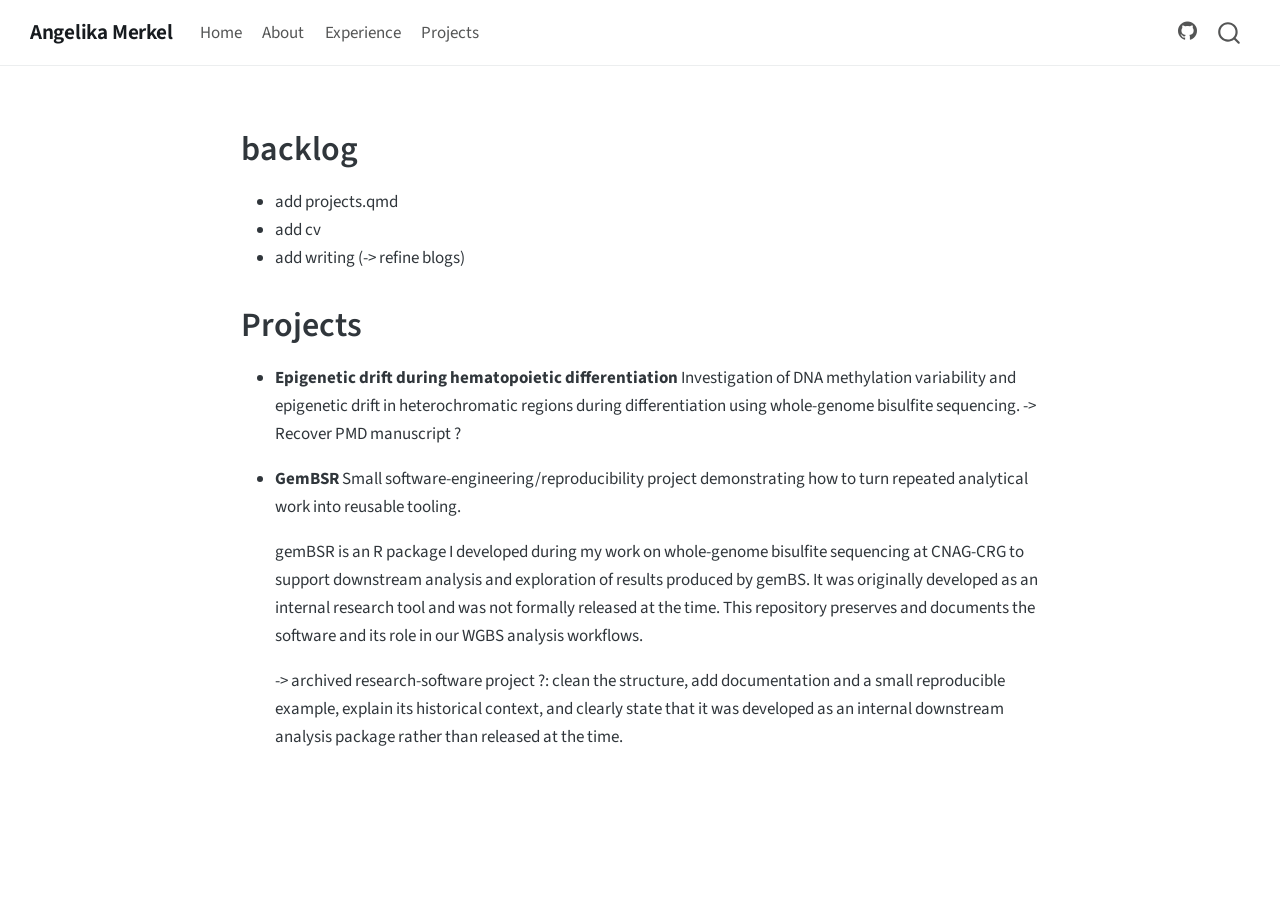
<file: docs/backlog.html>
<!DOCTYPE html>
<html xmlns="http://www.w3.org/1999/xhtml" lang="en" xml:lang="en"><head>

<meta charset="utf-8">
<meta name="generator" content="quarto-1.7.32">

<meta name="viewport" content="width=device-width, initial-scale=1.0, user-scalable=yes">


<title>backlog – Angelika Merkel</title>
<style>
code{white-space: pre-wrap;}
span.smallcaps{font-variant: small-caps;}
div.columns{display: flex; gap: min(4vw, 1.5em);}
div.column{flex: auto; overflow-x: auto;}
div.hanging-indent{margin-left: 1.5em; text-indent: -1.5em;}
ul.task-list{list-style: none;}
ul.task-list li input[type="checkbox"] {
  width: 0.8em;
  margin: 0 0.8em 0.2em -1em; /* quarto-specific, see https://github.com/quarto-dev/quarto-cli/issues/4556 */ 
  vertical-align: middle;
}
</style>


<script src="site_libs/quarto-nav/quarto-nav.js"></script>
<script src="site_libs/quarto-nav/headroom.min.js"></script>
<script src="site_libs/clipboard/clipboard.min.js"></script>
<script src="site_libs/quarto-search/autocomplete.umd.js"></script>
<script src="site_libs/quarto-search/fuse.min.js"></script>
<script src="site_libs/quarto-search/quarto-search.js"></script>
<meta name="quarto:offset" content="./">
<script src="site_libs/quarto-html/quarto.js" type="module"></script>
<script src="site_libs/quarto-html/tabsets/tabsets.js" type="module"></script>
<script src="site_libs/quarto-html/popper.min.js"></script>
<script src="site_libs/quarto-html/tippy.umd.min.js"></script>
<script src="site_libs/quarto-html/anchor.min.js"></script>
<link href="site_libs/quarto-html/tippy.css" rel="stylesheet">
<link href="site_libs/quarto-html/quarto-syntax-highlighting-37eea08aefeeee20ff55810ff984fec1.css" rel="stylesheet" id="quarto-text-highlighting-styles">
<script src="site_libs/bootstrap/bootstrap.min.js"></script>
<link href="site_libs/bootstrap/bootstrap-icons.css" rel="stylesheet">
<link href="site_libs/bootstrap/bootstrap-92d2792728d3f4bf89524dcc0433e7d3.min.css" rel="stylesheet" append-hash="true" id="quarto-bootstrap" data-mode="light">
<script id="quarto-search-options" type="application/json">{
  "location": "navbar",
  "copy-button": false,
  "collapse-after": 3,
  "panel-placement": "end",
  "type": "overlay",
  "limit": 50,
  "keyboard-shortcut": [
    "f",
    "/",
    "s"
  ],
  "show-item-context": false,
  "language": {
    "search-no-results-text": "No results",
    "search-matching-documents-text": "matching documents",
    "search-copy-link-title": "Copy link to search",
    "search-hide-matches-text": "Hide additional matches",
    "search-more-match-text": "more match in this document",
    "search-more-matches-text": "more matches in this document",
    "search-clear-button-title": "Clear",
    "search-text-placeholder": "",
    "search-detached-cancel-button-title": "Cancel",
    "search-submit-button-title": "Submit",
    "search-label": "Search"
  }
}</script>
<link rel="stylesheet" href="https://cdn.jsdelivr.net/npm/bootstrap-icons@1.11.3/font/bootstrap-icons.min.css">


<link rel="stylesheet" href="assets/styles.css">
</head>

<body class="nav-fixed fullcontent quarto-light">

<div id="quarto-search-results"></div>
  <header id="quarto-header" class="headroom fixed-top">
    <nav class="navbar navbar-expand-lg " data-bs-theme="dark">
      <div class="navbar-container container-fluid">
      <div class="navbar-brand-container mx-auto">
    <a class="navbar-brand" href="./index.html">
    <span class="navbar-title">Angelika Merkel</span>
    </a>
  </div>
            <div id="quarto-search" class="" title="Search"></div>
          <button class="navbar-toggler" type="button" data-bs-toggle="collapse" data-bs-target="#navbarCollapse" aria-controls="navbarCollapse" role="menu" aria-expanded="false" aria-label="Toggle navigation" onclick="if (window.quartoToggleHeadroom) { window.quartoToggleHeadroom(); }">
  <span class="navbar-toggler-icon"></span>
</button>
          <div class="collapse navbar-collapse" id="navbarCollapse">
            <ul class="navbar-nav navbar-nav-scroll me-auto">
  <li class="nav-item">
    <a class="nav-link" href="./index.html"> 
<span class="menu-text">Home</span></a>
  </li>  
  <li class="nav-item">
    <a class="nav-link" href="./about.html"> 
<span class="menu-text">About</span></a>
  </li>  
  <li class="nav-item">
    <a class="nav-link" href="./experience.html"> 
<span class="menu-text">Experience</span></a>
  </li>  
  <li class="nav-item">
    <a class="nav-link" href="./projects.html"> 
<span class="menu-text">Projects</span></a>
  </li>  
</ul>
            <ul class="navbar-nav navbar-nav-scroll ms-auto">
  <li class="nav-item compact">
    <a class="nav-link" href="https://github.com/angemerkel"> <i class="bi bi-github" role="img" aria-label="GitHub">
</i> 
<span class="menu-text"></span></a>
  </li>  
</ul>
          </div> <!-- /navcollapse -->
            <div class="quarto-navbar-tools">
</div>
      </div> <!-- /container-fluid -->
    </nav>
</header>
<!-- content -->
<div id="quarto-content" class="quarto-container page-columns page-rows-contents page-layout-article page-navbar">
<!-- sidebar -->
<!-- margin-sidebar -->
    
<!-- main -->
<main class="content" id="quarto-document-content"><header id="title-block-header" class="quarto-title-block"></header>




<section id="backlog" class="level1">
<h1>backlog</h1>
<ul>
<li>add projects.qmd</li>
<li>add cv</li>
<li>add writing (-&gt; refine blogs)</li>
</ul>
</section>
<section id="projects" class="level1">
<h1>Projects</h1>
<ul>
<li><p><strong>Epigenetic drift during hematopoietic differentiation</strong> Investigation of DNA methylation variability and epigenetic drift in heterochromatic regions during differentiation using whole-genome bisulfite sequencing. -&gt; Recover PMD manuscript ?</p></li>
<li><p><strong>GemBSR</strong> Small software-engineering/reproducibility project demonstrating how to turn repeated analytical work into reusable tooling.</p>
<p>gemBSR is an R package I developed during my work on whole-genome bisulfite sequencing at CNAG-CRG to support downstream analysis and exploration of results produced by gemBS. It was originally developed as an internal research tool and was not formally released at the time. This repository preserves and documents the software and its role in our WGBS analysis workflows.</p>
<p>-&gt; archived research-software project ?: clean the structure, add documentation and a small reproducible example, explain its historical context, and clearly state that it was developed as an internal downstream analysis package rather than released at the time.</p></li>
</ul>


</section>

</main> <!-- /main -->
<script id="quarto-html-after-body" type="application/javascript">
  window.document.addEventListener("DOMContentLoaded", function (event) {
    const icon = "";
    const anchorJS = new window.AnchorJS();
    anchorJS.options = {
      placement: 'right',
      icon: icon
    };
    anchorJS.add('.anchored');
    const isCodeAnnotation = (el) => {
      for (const clz of el.classList) {
        if (clz.startsWith('code-annotation-')) {                     
          return true;
        }
      }
      return false;
    }
    const onCopySuccess = function(e) {
      // button target
      const button = e.trigger;
      // don't keep focus
      button.blur();
      // flash "checked"
      button.classList.add('code-copy-button-checked');
      var currentTitle = button.getAttribute("title");
      button.setAttribute("title", "Copied!");
      let tooltip;
      if (window.bootstrap) {
        button.setAttribute("data-bs-toggle", "tooltip");
        button.setAttribute("data-bs-placement", "left");
        button.setAttribute("data-bs-title", "Copied!");
        tooltip = new bootstrap.Tooltip(button, 
          { trigger: "manual", 
            customClass: "code-copy-button-tooltip",
            offset: [0, -8]});
        tooltip.show();    
      }
      setTimeout(function() {
        if (tooltip) {
          tooltip.hide();
          button.removeAttribute("data-bs-title");
          button.removeAttribute("data-bs-toggle");
          button.removeAttribute("data-bs-placement");
        }
        button.setAttribute("title", currentTitle);
        button.classList.remove('code-copy-button-checked');
      }, 1000);
      // clear code selection
      e.clearSelection();
    }
    const getTextToCopy = function(trigger) {
        const codeEl = trigger.previousElementSibling.cloneNode(true);
        for (const childEl of codeEl.children) {
          if (isCodeAnnotation(childEl)) {
            childEl.remove();
          }
        }
        return codeEl.innerText;
    }
    const clipboard = new window.ClipboardJS('.code-copy-button:not([data-in-quarto-modal])', {
      text: getTextToCopy
    });
    clipboard.on('success', onCopySuccess);
    if (window.document.getElementById('quarto-embedded-source-code-modal')) {
      const clipboardModal = new window.ClipboardJS('.code-copy-button[data-in-quarto-modal]', {
        text: getTextToCopy,
        container: window.document.getElementById('quarto-embedded-source-code-modal')
      });
      clipboardModal.on('success', onCopySuccess);
    }
      var localhostRegex = new RegExp(/^(?:http|https):\/\/localhost\:?[0-9]*\//);
      var mailtoRegex = new RegExp(/^mailto:/);
        var filterRegex = new RegExp('/' + window.location.host + '/');
      var isInternal = (href) => {
          return filterRegex.test(href) || localhostRegex.test(href) || mailtoRegex.test(href);
      }
      // Inspect non-navigation links and adorn them if external
     var links = window.document.querySelectorAll('a[href]:not(.nav-link):not(.navbar-brand):not(.toc-action):not(.sidebar-link):not(.sidebar-item-toggle):not(.pagination-link):not(.no-external):not([aria-hidden]):not(.dropdown-item):not(.quarto-navigation-tool):not(.about-link)');
      for (var i=0; i<links.length; i++) {
        const link = links[i];
        if (!isInternal(link.href)) {
          // undo the damage that might have been done by quarto-nav.js in the case of
          // links that we want to consider external
          if (link.dataset.originalHref !== undefined) {
            link.href = link.dataset.originalHref;
          }
        }
      }
    function tippyHover(el, contentFn, onTriggerFn, onUntriggerFn) {
      const config = {
        allowHTML: true,
        maxWidth: 500,
        delay: 100,
        arrow: false,
        appendTo: function(el) {
            return el.parentElement;
        },
        interactive: true,
        interactiveBorder: 10,
        theme: 'quarto',
        placement: 'bottom-start',
      };
      if (contentFn) {
        config.content = contentFn;
      }
      if (onTriggerFn) {
        config.onTrigger = onTriggerFn;
      }
      if (onUntriggerFn) {
        config.onUntrigger = onUntriggerFn;
      }
      window.tippy(el, config); 
    }
    const noterefs = window.document.querySelectorAll('a[role="doc-noteref"]');
    for (var i=0; i<noterefs.length; i++) {
      const ref = noterefs[i];
      tippyHover(ref, function() {
        // use id or data attribute instead here
        let href = ref.getAttribute('data-footnote-href') || ref.getAttribute('href');
        try { href = new URL(href).hash; } catch {}
        const id = href.replace(/^#\/?/, "");
        const note = window.document.getElementById(id);
        if (note) {
          return note.innerHTML;
        } else {
          return "";
        }
      });
    }
    const xrefs = window.document.querySelectorAll('a.quarto-xref');
    const processXRef = (id, note) => {
      // Strip column container classes
      const stripColumnClz = (el) => {
        el.classList.remove("page-full", "page-columns");
        if (el.children) {
          for (const child of el.children) {
            stripColumnClz(child);
          }
        }
      }
      stripColumnClz(note)
      if (id === null || id.startsWith('sec-')) {
        // Special case sections, only their first couple elements
        const container = document.createElement("div");
        if (note.children && note.children.length > 2) {
          container.appendChild(note.children[0].cloneNode(true));
          for (let i = 1; i < note.children.length; i++) {
            const child = note.children[i];
            if (child.tagName === "P" && child.innerText === "") {
              continue;
            } else {
              container.appendChild(child.cloneNode(true));
              break;
            }
          }
          if (window.Quarto?.typesetMath) {
            window.Quarto.typesetMath(container);
          }
          return container.innerHTML
        } else {
          if (window.Quarto?.typesetMath) {
            window.Quarto.typesetMath(note);
          }
          return note.innerHTML;
        }
      } else {
        // Remove any anchor links if they are present
        const anchorLink = note.querySelector('a.anchorjs-link');
        if (anchorLink) {
          anchorLink.remove();
        }
        if (window.Quarto?.typesetMath) {
          window.Quarto.typesetMath(note);
        }
        if (note.classList.contains("callout")) {
          return note.outerHTML;
        } else {
          return note.innerHTML;
        }
      }
    }
    for (var i=0; i<xrefs.length; i++) {
      const xref = xrefs[i];
      tippyHover(xref, undefined, function(instance) {
        instance.disable();
        let url = xref.getAttribute('href');
        let hash = undefined; 
        if (url.startsWith('#')) {
          hash = url;
        } else {
          try { hash = new URL(url).hash; } catch {}
        }
        if (hash) {
          const id = hash.replace(/^#\/?/, "");
          const note = window.document.getElementById(id);
          if (note !== null) {
            try {
              const html = processXRef(id, note.cloneNode(true));
              instance.setContent(html);
            } finally {
              instance.enable();
              instance.show();
            }
          } else {
            // See if we can fetch this
            fetch(url.split('#')[0])
            .then(res => res.text())
            .then(html => {
              const parser = new DOMParser();
              const htmlDoc = parser.parseFromString(html, "text/html");
              const note = htmlDoc.getElementById(id);
              if (note !== null) {
                const html = processXRef(id, note);
                instance.setContent(html);
              } 
            }).finally(() => {
              instance.enable();
              instance.show();
            });
          }
        } else {
          // See if we can fetch a full url (with no hash to target)
          // This is a special case and we should probably do some content thinning / targeting
          fetch(url)
          .then(res => res.text())
          .then(html => {
            const parser = new DOMParser();
            const htmlDoc = parser.parseFromString(html, "text/html");
            const note = htmlDoc.querySelector('main.content');
            if (note !== null) {
              // This should only happen for chapter cross references
              // (since there is no id in the URL)
              // remove the first header
              if (note.children.length > 0 && note.children[0].tagName === "HEADER") {
                note.children[0].remove();
              }
              const html = processXRef(null, note);
              instance.setContent(html);
            } 
          }).finally(() => {
            instance.enable();
            instance.show();
          });
        }
      }, function(instance) {
      });
    }
        let selectedAnnoteEl;
        const selectorForAnnotation = ( cell, annotation) => {
          let cellAttr = 'data-code-cell="' + cell + '"';
          let lineAttr = 'data-code-annotation="' +  annotation + '"';
          const selector = 'span[' + cellAttr + '][' + lineAttr + ']';
          return selector;
        }
        const selectCodeLines = (annoteEl) => {
          const doc = window.document;
          const targetCell = annoteEl.getAttribute("data-target-cell");
          const targetAnnotation = annoteEl.getAttribute("data-target-annotation");
          const annoteSpan = window.document.querySelector(selectorForAnnotation(targetCell, targetAnnotation));
          const lines = annoteSpan.getAttribute("data-code-lines").split(",");
          const lineIds = lines.map((line) => {
            return targetCell + "-" + line;
          })
          let top = null;
          let height = null;
          let parent = null;
          if (lineIds.length > 0) {
              //compute the position of the single el (top and bottom and make a div)
              const el = window.document.getElementById(lineIds[0]);
              top = el.offsetTop;
              height = el.offsetHeight;
              parent = el.parentElement.parentElement;
            if (lineIds.length > 1) {
              const lastEl = window.document.getElementById(lineIds[lineIds.length - 1]);
              const bottom = lastEl.offsetTop + lastEl.offsetHeight;
              height = bottom - top;
            }
            if (top !== null && height !== null && parent !== null) {
              // cook up a div (if necessary) and position it 
              let div = window.document.getElementById("code-annotation-line-highlight");
              if (div === null) {
                div = window.document.createElement("div");
                div.setAttribute("id", "code-annotation-line-highlight");
                div.style.position = 'absolute';
                parent.appendChild(div);
              }
              div.style.top = top - 2 + "px";
              div.style.height = height + 4 + "px";
              div.style.left = 0;
              let gutterDiv = window.document.getElementById("code-annotation-line-highlight-gutter");
              if (gutterDiv === null) {
                gutterDiv = window.document.createElement("div");
                gutterDiv.setAttribute("id", "code-annotation-line-highlight-gutter");
                gutterDiv.style.position = 'absolute';
                const codeCell = window.document.getElementById(targetCell);
                const gutter = codeCell.querySelector('.code-annotation-gutter');
                gutter.appendChild(gutterDiv);
              }
              gutterDiv.style.top = top - 2 + "px";
              gutterDiv.style.height = height + 4 + "px";
            }
            selectedAnnoteEl = annoteEl;
          }
        };
        const unselectCodeLines = () => {
          const elementsIds = ["code-annotation-line-highlight", "code-annotation-line-highlight-gutter"];
          elementsIds.forEach((elId) => {
            const div = window.document.getElementById(elId);
            if (div) {
              div.remove();
            }
          });
          selectedAnnoteEl = undefined;
        };
          // Handle positioning of the toggle
      window.addEventListener(
        "resize",
        throttle(() => {
          elRect = undefined;
          if (selectedAnnoteEl) {
            selectCodeLines(selectedAnnoteEl);
          }
        }, 10)
      );
      function throttle(fn, ms) {
      let throttle = false;
      let timer;
        return (...args) => {
          if(!throttle) { // first call gets through
              fn.apply(this, args);
              throttle = true;
          } else { // all the others get throttled
              if(timer) clearTimeout(timer); // cancel #2
              timer = setTimeout(() => {
                fn.apply(this, args);
                timer = throttle = false;
              }, ms);
          }
        };
      }
        // Attach click handler to the DT
        const annoteDls = window.document.querySelectorAll('dt[data-target-cell]');
        for (const annoteDlNode of annoteDls) {
          annoteDlNode.addEventListener('click', (event) => {
            const clickedEl = event.target;
            if (clickedEl !== selectedAnnoteEl) {
              unselectCodeLines();
              const activeEl = window.document.querySelector('dt[data-target-cell].code-annotation-active');
              if (activeEl) {
                activeEl.classList.remove('code-annotation-active');
              }
              selectCodeLines(clickedEl);
              clickedEl.classList.add('code-annotation-active');
            } else {
              // Unselect the line
              unselectCodeLines();
              clickedEl.classList.remove('code-annotation-active');
            }
          });
        }
    const findCites = (el) => {
      const parentEl = el.parentElement;
      if (parentEl) {
        const cites = parentEl.dataset.cites;
        if (cites) {
          return {
            el,
            cites: cites.split(' ')
          };
        } else {
          return findCites(el.parentElement)
        }
      } else {
        return undefined;
      }
    };
    var bibliorefs = window.document.querySelectorAll('a[role="doc-biblioref"]');
    for (var i=0; i<bibliorefs.length; i++) {
      const ref = bibliorefs[i];
      const citeInfo = findCites(ref);
      if (citeInfo) {
        tippyHover(citeInfo.el, function() {
          var popup = window.document.createElement('div');
          citeInfo.cites.forEach(function(cite) {
            var citeDiv = window.document.createElement('div');
            citeDiv.classList.add('hanging-indent');
            citeDiv.classList.add('csl-entry');
            var biblioDiv = window.document.getElementById('ref-' + cite);
            if (biblioDiv) {
              citeDiv.innerHTML = biblioDiv.innerHTML;
            }
            popup.appendChild(citeDiv);
          });
          return popup.innerHTML;
        });
      }
    }
  });
  </script>
</div> <!-- /content -->




</body></html>
</file>
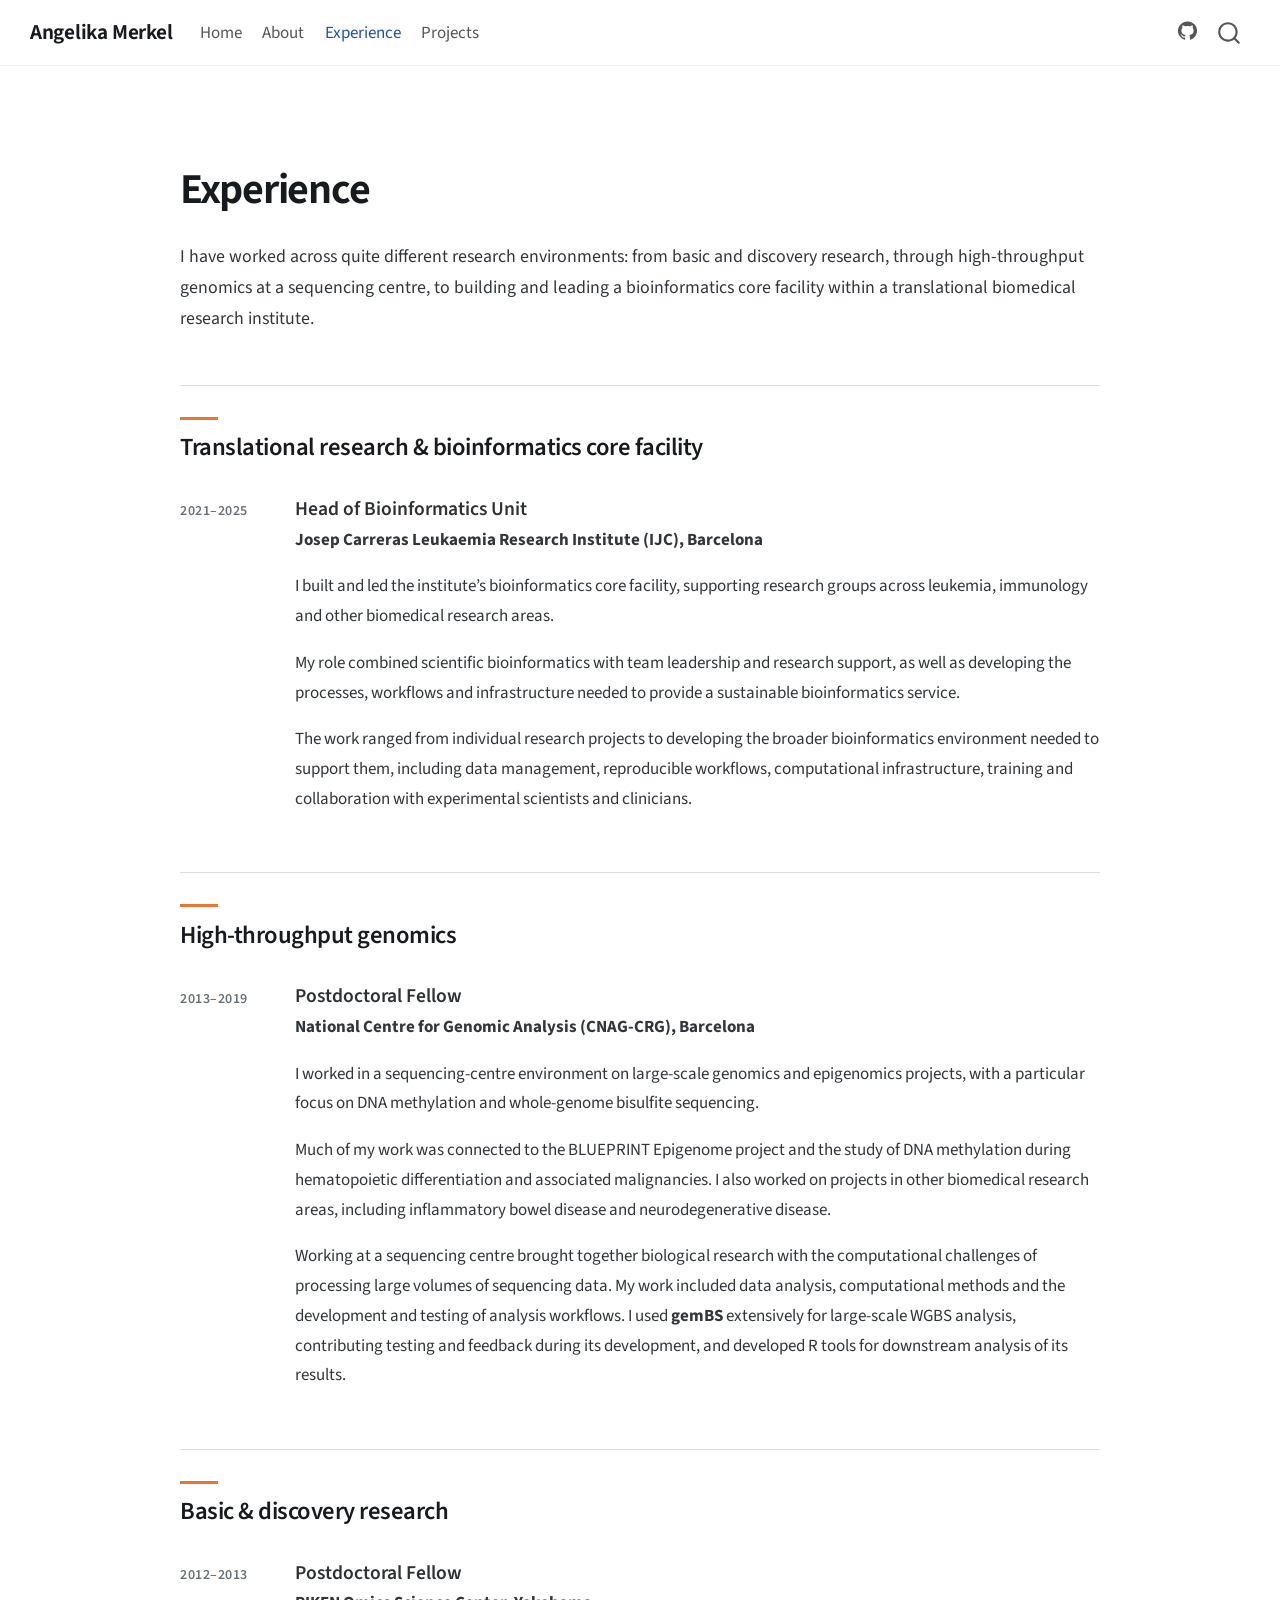
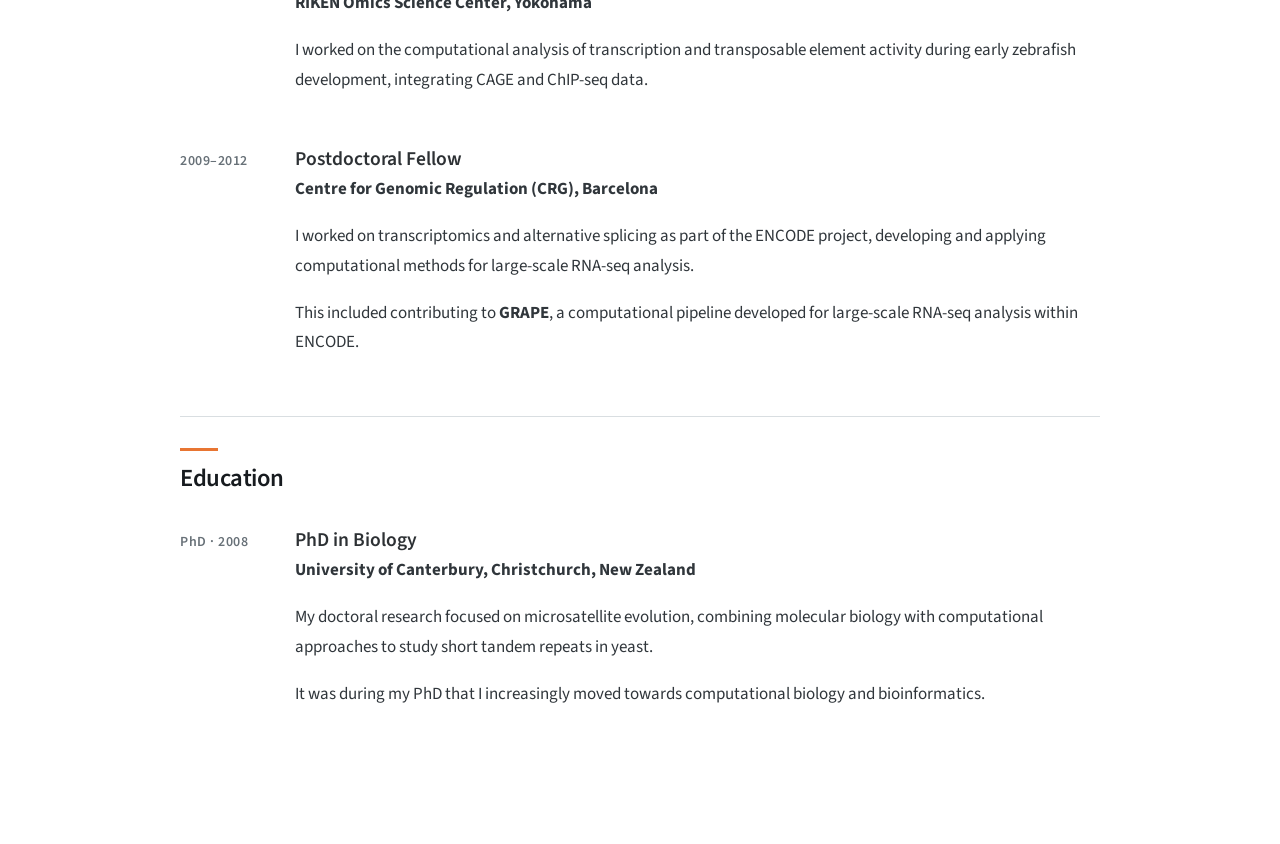
<file: docs/experience.html>
<!DOCTYPE html>
<html xmlns="http://www.w3.org/1999/xhtml" lang="en" xml:lang="en"><head>

<meta charset="utf-8">
<meta name="generator" content="quarto-1.7.32">

<meta name="viewport" content="width=device-width, initial-scale=1.0, user-scalable=yes">


<title>experience – Angelika Merkel</title>
<style>
code{white-space: pre-wrap;}
span.smallcaps{font-variant: small-caps;}
div.columns{display: flex; gap: min(4vw, 1.5em);}
div.column{flex: auto; overflow-x: auto;}
div.hanging-indent{margin-left: 1.5em; text-indent: -1.5em;}
ul.task-list{list-style: none;}
ul.task-list li input[type="checkbox"] {
  width: 0.8em;
  margin: 0 0.8em 0.2em -1em; /* quarto-specific, see https://github.com/quarto-dev/quarto-cli/issues/4556 */ 
  vertical-align: middle;
}
</style>


<script src="site_libs/quarto-nav/quarto-nav.js"></script>
<script src="site_libs/quarto-nav/headroom.min.js"></script>
<script src="site_libs/clipboard/clipboard.min.js"></script>
<script src="site_libs/quarto-search/autocomplete.umd.js"></script>
<script src="site_libs/quarto-search/fuse.min.js"></script>
<script src="site_libs/quarto-search/quarto-search.js"></script>
<meta name="quarto:offset" content="./">
<script src="site_libs/quarto-html/quarto.js" type="module"></script>
<script src="site_libs/quarto-html/tabsets/tabsets.js" type="module"></script>
<script src="site_libs/quarto-html/popper.min.js"></script>
<script src="site_libs/quarto-html/tippy.umd.min.js"></script>
<script src="site_libs/quarto-html/anchor.min.js"></script>
<link href="site_libs/quarto-html/tippy.css" rel="stylesheet">
<link href="site_libs/quarto-html/quarto-syntax-highlighting-37eea08aefeeee20ff55810ff984fec1.css" rel="stylesheet" id="quarto-text-highlighting-styles">
<script src="site_libs/bootstrap/bootstrap.min.js"></script>
<link href="site_libs/bootstrap/bootstrap-icons.css" rel="stylesheet">
<link href="site_libs/bootstrap/bootstrap-92d2792728d3f4bf89524dcc0433e7d3.min.css" rel="stylesheet" append-hash="true" id="quarto-bootstrap" data-mode="light">
<script id="quarto-search-options" type="application/json">{
  "location": "navbar",
  "copy-button": false,
  "collapse-after": 3,
  "panel-placement": "end",
  "type": "overlay",
  "limit": 50,
  "keyboard-shortcut": [
    "f",
    "/",
    "s"
  ],
  "show-item-context": false,
  "language": {
    "search-no-results-text": "No results",
    "search-matching-documents-text": "matching documents",
    "search-copy-link-title": "Copy link to search",
    "search-hide-matches-text": "Hide additional matches",
    "search-more-match-text": "more match in this document",
    "search-more-matches-text": "more matches in this document",
    "search-clear-button-title": "Clear",
    "search-text-placeholder": "",
    "search-detached-cancel-button-title": "Cancel",
    "search-submit-button-title": "Submit",
    "search-label": "Search"
  }
}</script>
<link rel="stylesheet" href="https://cdn.jsdelivr.net/npm/bootstrap-icons@1.11.3/font/bootstrap-icons.min.css">


<link rel="stylesheet" href="assets/styles.css">
</head>

<body class="nav-fixed quarto-light">

<div id="quarto-search-results"></div>
  <header id="quarto-header" class="headroom fixed-top">
    <nav class="navbar navbar-expand-lg " data-bs-theme="dark">
      <div class="navbar-container container-fluid">
      <div class="navbar-brand-container mx-auto">
    <a class="navbar-brand" href="./index.html">
    <span class="navbar-title">Angelika Merkel</span>
    </a>
  </div>
            <div id="quarto-search" class="" title="Search"></div>
          <button class="navbar-toggler" type="button" data-bs-toggle="collapse" data-bs-target="#navbarCollapse" aria-controls="navbarCollapse" role="menu" aria-expanded="false" aria-label="Toggle navigation" onclick="if (window.quartoToggleHeadroom) { window.quartoToggleHeadroom(); }">
  <span class="navbar-toggler-icon"></span>
</button>
          <div class="collapse navbar-collapse" id="navbarCollapse">
            <ul class="navbar-nav navbar-nav-scroll me-auto">
  <li class="nav-item">
    <a class="nav-link" href="./index.html"> 
<span class="menu-text">Home</span></a>
  </li>  
  <li class="nav-item">
    <a class="nav-link" href="./about.html"> 
<span class="menu-text">About</span></a>
  </li>  
  <li class="nav-item">
    <a class="nav-link active" href="./experience.html" aria-current="page"> 
<span class="menu-text">Experience</span></a>
  </li>  
  <li class="nav-item">
    <a class="nav-link" href="./projects.html"> 
<span class="menu-text">Projects</span></a>
  </li>  
</ul>
            <ul class="navbar-nav navbar-nav-scroll ms-auto">
  <li class="nav-item compact">
    <a class="nav-link" href="https://github.com/angemerkel"> <i class="bi bi-github" role="img" aria-label="GitHub">
</i> 
<span class="menu-text"></span></a>
  </li>  
</ul>
          </div> <!-- /navcollapse -->
            <div class="quarto-navbar-tools">
</div>
      </div> <!-- /container-fluid -->
    </nav>
</header>
<!-- content -->
<div id="quarto-content" class="quarto-container page-columns page-rows-contents page-layout-full page-navbar">
<!-- sidebar -->
<!-- margin-sidebar -->
    
<!-- main -->
<main class="content page-columns page-full column-body" id="quarto-document-content"><header id="title-block-header" class="quarto-title-block"></header>




<section id="experience" class="level1 column-page experience-page">
<h1>Experience</h1>
<p>I have worked across quite different research environments: from basic and discovery research, through high-throughput genomics at a sequencing centre, to building and leading a bioinformatics core facility within a translational biomedical research institute.</p>
<section id="translational-research-bioinformatics-core-facility" class="level2">
<h2 class="anchored" data-anchor-id="translational-research-bioinformatics-core-facility">Translational research &amp; bioinformatics core facility</h2>
<div class="experience-entry">
<div class="experience-period">
<p>2021–2025</p>
</div>
<section id="head-of-bioinformatics-unit" class="level3">
<h3 class="anchored" data-anchor-id="head-of-bioinformatics-unit">Head of Bioinformatics Unit</h3>
<p><strong>Josep Carreras Leukaemia Research Institute (IJC), Barcelona</strong></p>
<p>I built and led the institute’s bioinformatics core facility, supporting research groups across leukemia, immunology and other biomedical research areas.</p>
<p>My role combined scientific bioinformatics with team leadership and research support, as well as developing the processes, workflows and infrastructure needed to provide a sustainable bioinformatics service.</p>
<p>The work ranged from individual research projects to developing the broader bioinformatics environment needed to support them, including data management, reproducible workflows, computational infrastructure, training and collaboration with experimental scientists and clinicians.</p>
</section>
</div>
</section>
<section id="high-throughput-genomics" class="level2">
<h2 class="anchored" data-anchor-id="high-throughput-genomics">High-throughput genomics</h2>
<div class="experience-entry">
<div class="experience-period">
<p>2013–2019</p>
</div>
<section id="postdoctoral-fellow" class="level3">
<h3 class="anchored" data-anchor-id="postdoctoral-fellow">Postdoctoral Fellow</h3>
<p><strong>National Centre for Genomic Analysis (CNAG-CRG), Barcelona</strong></p>
<p>I worked in a sequencing-centre environment on large-scale genomics and epigenomics projects, with a particular focus on DNA methylation and whole-genome bisulfite sequencing.</p>
<p>Much of my work was connected to the BLUEPRINT Epigenome project and the study of DNA methylation during hematopoietic differentiation and associated malignancies. I also worked on projects in other biomedical research areas, including inflammatory bowel disease and neurodegenerative disease.</p>
<p>Working at a sequencing centre brought together biological research with the computational challenges of processing large volumes of sequencing data. My work included data analysis, computational methods and the development and testing of analysis workflows. I used <strong>gemBS</strong> extensively for large-scale WGBS analysis, contributing testing and feedback during its development, and developed R tools for downstream analysis of its results.</p>
</section>
</div>
</section>
<section id="basic-discovery-research" class="level2">
<h2 class="anchored" data-anchor-id="basic-discovery-research">Basic &amp; discovery research</h2>
<div class="experience-entry">
<div class="experience-period">
<p>2012–2013</p>
</div>
<section id="postdoctoral-fellow-1" class="level3">
<h3 class="anchored" data-anchor-id="postdoctoral-fellow-1">Postdoctoral Fellow</h3>
<p><strong>RIKEN Omics Science Center, Yokohama</strong></p>
<p>I worked on the computational analysis of transcription and transposable element activity during early zebrafish development, integrating CAGE and ChIP-seq data.</p>
</section>
</div>
<div class="experience-entry">
<div class="experience-period">
<p>2009–2012</p>
</div>
<section id="postdoctoral-fellow-2" class="level3">
<h3 class="anchored" data-anchor-id="postdoctoral-fellow-2">Postdoctoral Fellow</h3>
<p><strong>Centre for Genomic Regulation (CRG), Barcelona</strong></p>
<p>I worked on transcriptomics and alternative splicing as part of the ENCODE project, developing and applying computational methods for large-scale RNA-seq analysis.</p>
<p>This included contributing to <strong>GRAPE</strong>, a computational pipeline developed for large-scale RNA-seq analysis within ENCODE.</p>
</section>
</div>
</section>
<section id="education" class="level2">
<h2 class="anchored" data-anchor-id="education">Education</h2>
<div class="experience-entry">
<div class="experience-period">
<p>PhD · 2008</p>
</div>
<section id="phd-in-biology" class="level3">
<h3 class="anchored" data-anchor-id="phd-in-biology">PhD in Biology</h3>
<p><strong>University of Canterbury, Christchurch, New Zealand</strong></p>
<p>My doctoral research focused on microsatellite evolution, combining molecular biology with computational approaches to study short tandem repeats in yeast.</p>
<p>It was during my PhD that I increasingly moved towards computational biology and bioinformatics.</p>
</section>
</div>
</section>
</section>



</main> <!-- /main -->
<script id="quarto-html-after-body" type="application/javascript">
  window.document.addEventListener("DOMContentLoaded", function (event) {
    const icon = "";
    const anchorJS = new window.AnchorJS();
    anchorJS.options = {
      placement: 'right',
      icon: icon
    };
    anchorJS.add('.anchored');
    const isCodeAnnotation = (el) => {
      for (const clz of el.classList) {
        if (clz.startsWith('code-annotation-')) {                     
          return true;
        }
      }
      return false;
    }
    const onCopySuccess = function(e) {
      // button target
      const button = e.trigger;
      // don't keep focus
      button.blur();
      // flash "checked"
      button.classList.add('code-copy-button-checked');
      var currentTitle = button.getAttribute("title");
      button.setAttribute("title", "Copied!");
      let tooltip;
      if (window.bootstrap) {
        button.setAttribute("data-bs-toggle", "tooltip");
        button.setAttribute("data-bs-placement", "left");
        button.setAttribute("data-bs-title", "Copied!");
        tooltip = new bootstrap.Tooltip(button, 
          { trigger: "manual", 
            customClass: "code-copy-button-tooltip",
            offset: [0, -8]});
        tooltip.show();    
      }
      setTimeout(function() {
        if (tooltip) {
          tooltip.hide();
          button.removeAttribute("data-bs-title");
          button.removeAttribute("data-bs-toggle");
          button.removeAttribute("data-bs-placement");
        }
        button.setAttribute("title", currentTitle);
        button.classList.remove('code-copy-button-checked');
      }, 1000);
      // clear code selection
      e.clearSelection();
    }
    const getTextToCopy = function(trigger) {
        const codeEl = trigger.previousElementSibling.cloneNode(true);
        for (const childEl of codeEl.children) {
          if (isCodeAnnotation(childEl)) {
            childEl.remove();
          }
        }
        return codeEl.innerText;
    }
    const clipboard = new window.ClipboardJS('.code-copy-button:not([data-in-quarto-modal])', {
      text: getTextToCopy
    });
    clipboard.on('success', onCopySuccess);
    if (window.document.getElementById('quarto-embedded-source-code-modal')) {
      const clipboardModal = new window.ClipboardJS('.code-copy-button[data-in-quarto-modal]', {
        text: getTextToCopy,
        container: window.document.getElementById('quarto-embedded-source-code-modal')
      });
      clipboardModal.on('success', onCopySuccess);
    }
      var localhostRegex = new RegExp(/^(?:http|https):\/\/localhost\:?[0-9]*\//);
      var mailtoRegex = new RegExp(/^mailto:/);
        var filterRegex = new RegExp('/' + window.location.host + '/');
      var isInternal = (href) => {
          return filterRegex.test(href) || localhostRegex.test(href) || mailtoRegex.test(href);
      }
      // Inspect non-navigation links and adorn them if external
     var links = window.document.querySelectorAll('a[href]:not(.nav-link):not(.navbar-brand):not(.toc-action):not(.sidebar-link):not(.sidebar-item-toggle):not(.pagination-link):not(.no-external):not([aria-hidden]):not(.dropdown-item):not(.quarto-navigation-tool):not(.about-link)');
      for (var i=0; i<links.length; i++) {
        const link = links[i];
        if (!isInternal(link.href)) {
          // undo the damage that might have been done by quarto-nav.js in the case of
          // links that we want to consider external
          if (link.dataset.originalHref !== undefined) {
            link.href = link.dataset.originalHref;
          }
        }
      }
    function tippyHover(el, contentFn, onTriggerFn, onUntriggerFn) {
      const config = {
        allowHTML: true,
        maxWidth: 500,
        delay: 100,
        arrow: false,
        appendTo: function(el) {
            return el.parentElement;
        },
        interactive: true,
        interactiveBorder: 10,
        theme: 'quarto',
        placement: 'bottom-start',
      };
      if (contentFn) {
        config.content = contentFn;
      }
      if (onTriggerFn) {
        config.onTrigger = onTriggerFn;
      }
      if (onUntriggerFn) {
        config.onUntrigger = onUntriggerFn;
      }
      window.tippy(el, config); 
    }
    const noterefs = window.document.querySelectorAll('a[role="doc-noteref"]');
    for (var i=0; i<noterefs.length; i++) {
      const ref = noterefs[i];
      tippyHover(ref, function() {
        // use id or data attribute instead here
        let href = ref.getAttribute('data-footnote-href') || ref.getAttribute('href');
        try { href = new URL(href).hash; } catch {}
        const id = href.replace(/^#\/?/, "");
        const note = window.document.getElementById(id);
        if (note) {
          return note.innerHTML;
        } else {
          return "";
        }
      });
    }
    const xrefs = window.document.querySelectorAll('a.quarto-xref');
    const processXRef = (id, note) => {
      // Strip column container classes
      const stripColumnClz = (el) => {
        el.classList.remove("page-full", "page-columns");
        if (el.children) {
          for (const child of el.children) {
            stripColumnClz(child);
          }
        }
      }
      stripColumnClz(note)
      if (id === null || id.startsWith('sec-')) {
        // Special case sections, only their first couple elements
        const container = document.createElement("div");
        if (note.children && note.children.length > 2) {
          container.appendChild(note.children[0].cloneNode(true));
          for (let i = 1; i < note.children.length; i++) {
            const child = note.children[i];
            if (child.tagName === "P" && child.innerText === "") {
              continue;
            } else {
              container.appendChild(child.cloneNode(true));
              break;
            }
          }
          if (window.Quarto?.typesetMath) {
            window.Quarto.typesetMath(container);
          }
          return container.innerHTML
        } else {
          if (window.Quarto?.typesetMath) {
            window.Quarto.typesetMath(note);
          }
          return note.innerHTML;
        }
      } else {
        // Remove any anchor links if they are present
        const anchorLink = note.querySelector('a.anchorjs-link');
        if (anchorLink) {
          anchorLink.remove();
        }
        if (window.Quarto?.typesetMath) {
          window.Quarto.typesetMath(note);
        }
        if (note.classList.contains("callout")) {
          return note.outerHTML;
        } else {
          return note.innerHTML;
        }
      }
    }
    for (var i=0; i<xrefs.length; i++) {
      const xref = xrefs[i];
      tippyHover(xref, undefined, function(instance) {
        instance.disable();
        let url = xref.getAttribute('href');
        let hash = undefined; 
        if (url.startsWith('#')) {
          hash = url;
        } else {
          try { hash = new URL(url).hash; } catch {}
        }
        if (hash) {
          const id = hash.replace(/^#\/?/, "");
          const note = window.document.getElementById(id);
          if (note !== null) {
            try {
              const html = processXRef(id, note.cloneNode(true));
              instance.setContent(html);
            } finally {
              instance.enable();
              instance.show();
            }
          } else {
            // See if we can fetch this
            fetch(url.split('#')[0])
            .then(res => res.text())
            .then(html => {
              const parser = new DOMParser();
              const htmlDoc = parser.parseFromString(html, "text/html");
              const note = htmlDoc.getElementById(id);
              if (note !== null) {
                const html = processXRef(id, note);
                instance.setContent(html);
              } 
            }).finally(() => {
              instance.enable();
              instance.show();
            });
          }
        } else {
          // See if we can fetch a full url (with no hash to target)
          // This is a special case and we should probably do some content thinning / targeting
          fetch(url)
          .then(res => res.text())
          .then(html => {
            const parser = new DOMParser();
            const htmlDoc = parser.parseFromString(html, "text/html");
            const note = htmlDoc.querySelector('main.content');
            if (note !== null) {
              // This should only happen for chapter cross references
              // (since there is no id in the URL)
              // remove the first header
              if (note.children.length > 0 && note.children[0].tagName === "HEADER") {
                note.children[0].remove();
              }
              const html = processXRef(null, note);
              instance.setContent(html);
            } 
          }).finally(() => {
            instance.enable();
            instance.show();
          });
        }
      }, function(instance) {
      });
    }
        let selectedAnnoteEl;
        const selectorForAnnotation = ( cell, annotation) => {
          let cellAttr = 'data-code-cell="' + cell + '"';
          let lineAttr = 'data-code-annotation="' +  annotation + '"';
          const selector = 'span[' + cellAttr + '][' + lineAttr + ']';
          return selector;
        }
        const selectCodeLines = (annoteEl) => {
          const doc = window.document;
          const targetCell = annoteEl.getAttribute("data-target-cell");
          const targetAnnotation = annoteEl.getAttribute("data-target-annotation");
          const annoteSpan = window.document.querySelector(selectorForAnnotation(targetCell, targetAnnotation));
          const lines = annoteSpan.getAttribute("data-code-lines").split(",");
          const lineIds = lines.map((line) => {
            return targetCell + "-" + line;
          })
          let top = null;
          let height = null;
          let parent = null;
          if (lineIds.length > 0) {
              //compute the position of the single el (top and bottom and make a div)
              const el = window.document.getElementById(lineIds[0]);
              top = el.offsetTop;
              height = el.offsetHeight;
              parent = el.parentElement.parentElement;
            if (lineIds.length > 1) {
              const lastEl = window.document.getElementById(lineIds[lineIds.length - 1]);
              const bottom = lastEl.offsetTop + lastEl.offsetHeight;
              height = bottom - top;
            }
            if (top !== null && height !== null && parent !== null) {
              // cook up a div (if necessary) and position it 
              let div = window.document.getElementById("code-annotation-line-highlight");
              if (div === null) {
                div = window.document.createElement("div");
                div.setAttribute("id", "code-annotation-line-highlight");
                div.style.position = 'absolute';
                parent.appendChild(div);
              }
              div.style.top = top - 2 + "px";
              div.style.height = height + 4 + "px";
              div.style.left = 0;
              let gutterDiv = window.document.getElementById("code-annotation-line-highlight-gutter");
              if (gutterDiv === null) {
                gutterDiv = window.document.createElement("div");
                gutterDiv.setAttribute("id", "code-annotation-line-highlight-gutter");
                gutterDiv.style.position = 'absolute';
                const codeCell = window.document.getElementById(targetCell);
                const gutter = codeCell.querySelector('.code-annotation-gutter');
                gutter.appendChild(gutterDiv);
              }
              gutterDiv.style.top = top - 2 + "px";
              gutterDiv.style.height = height + 4 + "px";
            }
            selectedAnnoteEl = annoteEl;
          }
        };
        const unselectCodeLines = () => {
          const elementsIds = ["code-annotation-line-highlight", "code-annotation-line-highlight-gutter"];
          elementsIds.forEach((elId) => {
            const div = window.document.getElementById(elId);
            if (div) {
              div.remove();
            }
          });
          selectedAnnoteEl = undefined;
        };
          // Handle positioning of the toggle
      window.addEventListener(
        "resize",
        throttle(() => {
          elRect = undefined;
          if (selectedAnnoteEl) {
            selectCodeLines(selectedAnnoteEl);
          }
        }, 10)
      );
      function throttle(fn, ms) {
      let throttle = false;
      let timer;
        return (...args) => {
          if(!throttle) { // first call gets through
              fn.apply(this, args);
              throttle = true;
          } else { // all the others get throttled
              if(timer) clearTimeout(timer); // cancel #2
              timer = setTimeout(() => {
                fn.apply(this, args);
                timer = throttle = false;
              }, ms);
          }
        };
      }
        // Attach click handler to the DT
        const annoteDls = window.document.querySelectorAll('dt[data-target-cell]');
        for (const annoteDlNode of annoteDls) {
          annoteDlNode.addEventListener('click', (event) => {
            const clickedEl = event.target;
            if (clickedEl !== selectedAnnoteEl) {
              unselectCodeLines();
              const activeEl = window.document.querySelector('dt[data-target-cell].code-annotation-active');
              if (activeEl) {
                activeEl.classList.remove('code-annotation-active');
              }
              selectCodeLines(clickedEl);
              clickedEl.classList.add('code-annotation-active');
            } else {
              // Unselect the line
              unselectCodeLines();
              clickedEl.classList.remove('code-annotation-active');
            }
          });
        }
    const findCites = (el) => {
      const parentEl = el.parentElement;
      if (parentEl) {
        const cites = parentEl.dataset.cites;
        if (cites) {
          return {
            el,
            cites: cites.split(' ')
          };
        } else {
          return findCites(el.parentElement)
        }
      } else {
        return undefined;
      }
    };
    var bibliorefs = window.document.querySelectorAll('a[role="doc-biblioref"]');
    for (var i=0; i<bibliorefs.length; i++) {
      const ref = bibliorefs[i];
      const citeInfo = findCites(ref);
      if (citeInfo) {
        tippyHover(citeInfo.el, function() {
          var popup = window.document.createElement('div');
          citeInfo.cites.forEach(function(cite) {
            var citeDiv = window.document.createElement('div');
            citeDiv.classList.add('hanging-indent');
            citeDiv.classList.add('csl-entry');
            var biblioDiv = window.document.getElementById('ref-' + cite);
            if (biblioDiv) {
              citeDiv.innerHTML = biblioDiv.innerHTML;
            }
            popup.appendChild(citeDiv);
          });
          return popup.innerHTML;
        });
      }
    }
  });
  </script>
</div> <!-- /content -->




</body></html>
</file>
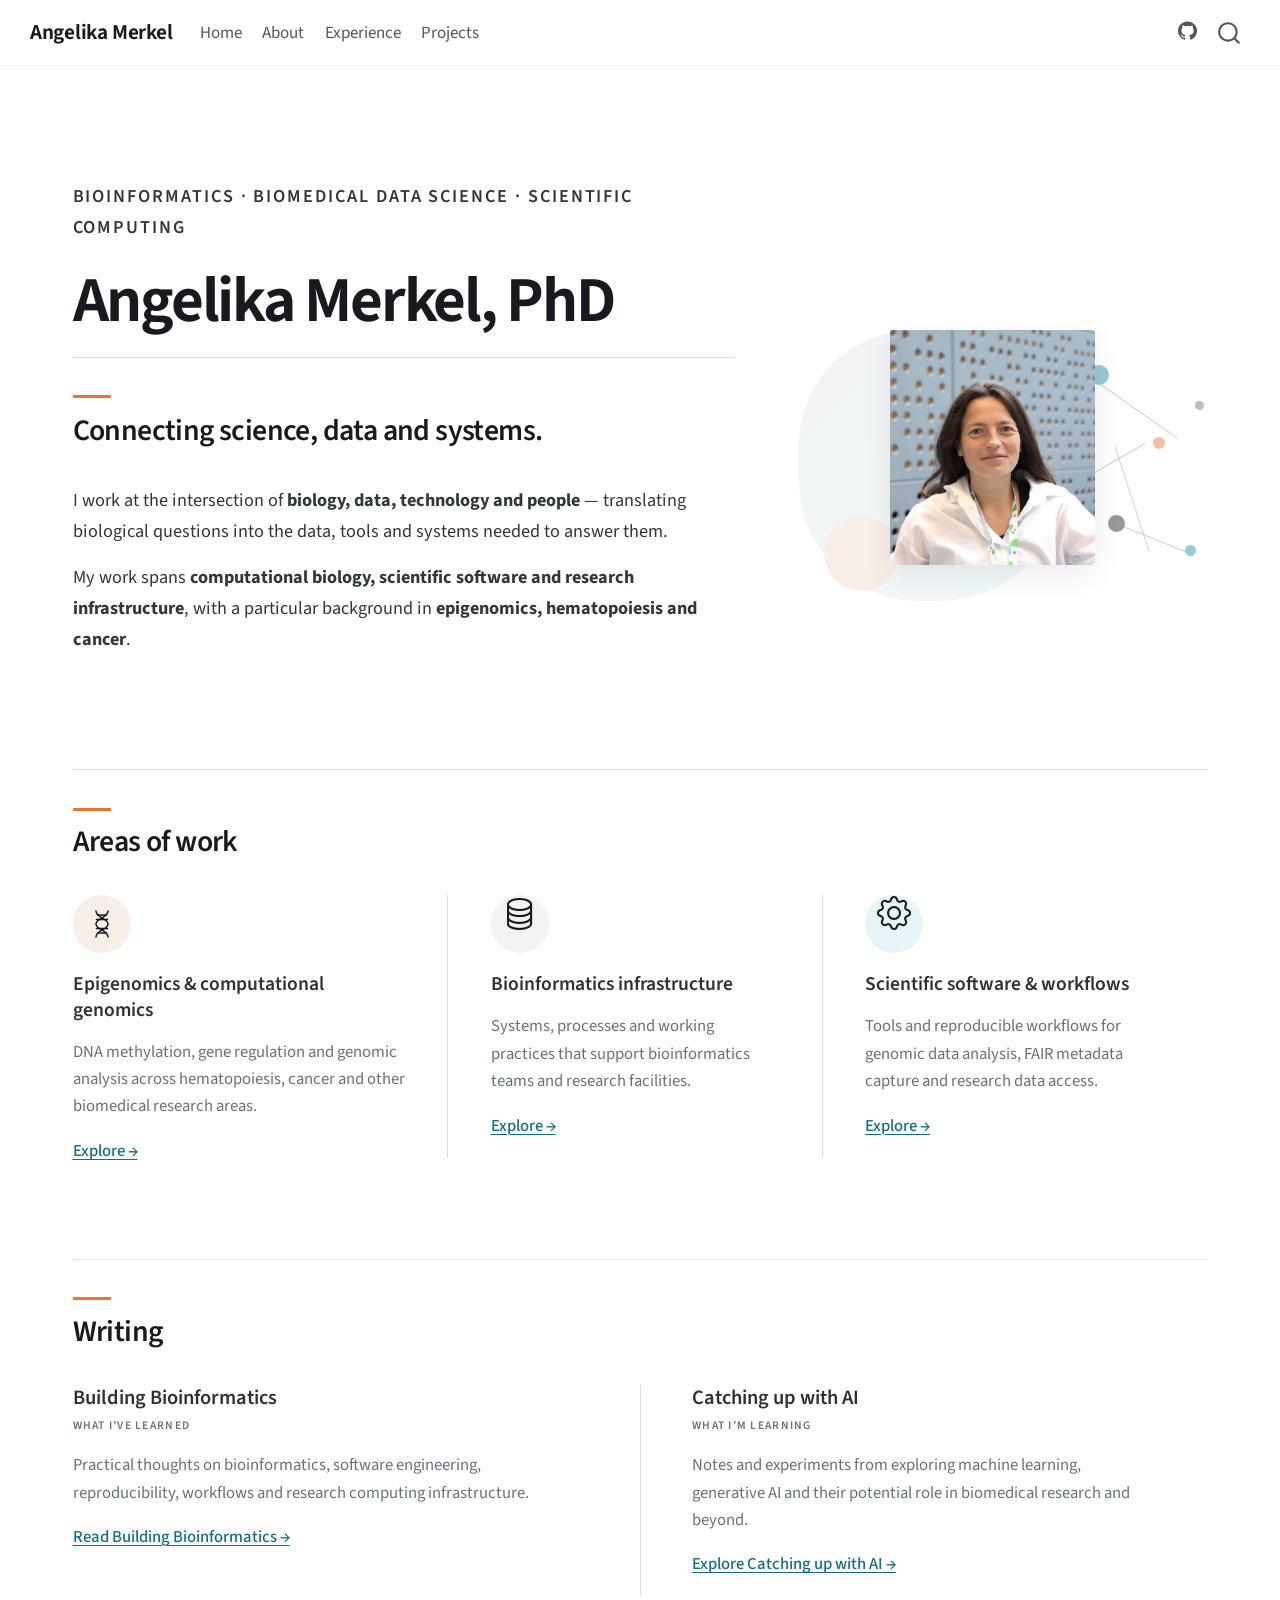
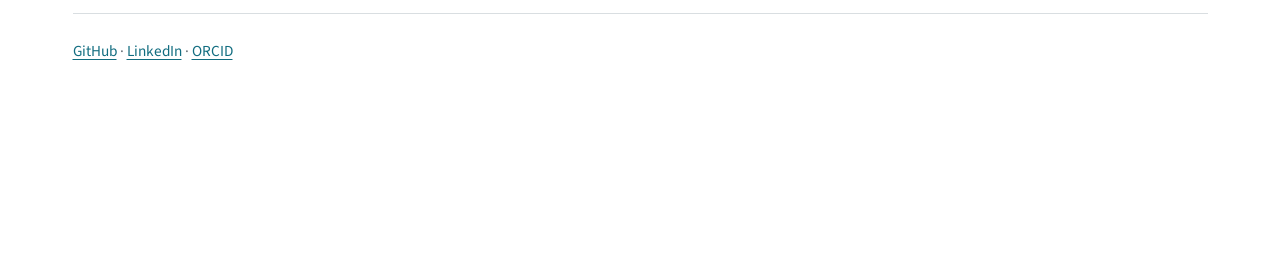
<file: docs/index.bkp.html>
<!DOCTYPE html>
<html xmlns="http://www.w3.org/1999/xhtml" lang="en" xml:lang="en"><head>

<meta charset="utf-8">
<meta name="generator" content="quarto-1.7.32">

<meta name="viewport" content="width=device-width, initial-scale=1.0, user-scalable=yes">


<title>index.bkp – Angelika Merkel</title>
<style>
code{white-space: pre-wrap;}
span.smallcaps{font-variant: small-caps;}
div.columns{display: flex; gap: min(4vw, 1.5em);}
div.column{flex: auto; overflow-x: auto;}
div.hanging-indent{margin-left: 1.5em; text-indent: -1.5em;}
ul.task-list{list-style: none;}
ul.task-list li input[type="checkbox"] {
  width: 0.8em;
  margin: 0 0.8em 0.2em -1em; /* quarto-specific, see https://github.com/quarto-dev/quarto-cli/issues/4556 */ 
  vertical-align: middle;
}
</style>


<script src="site_libs/quarto-nav/quarto-nav.js"></script>
<script src="site_libs/quarto-nav/headroom.min.js"></script>
<script src="site_libs/clipboard/clipboard.min.js"></script>
<script src="site_libs/quarto-search/autocomplete.umd.js"></script>
<script src="site_libs/quarto-search/fuse.min.js"></script>
<script src="site_libs/quarto-search/quarto-search.js"></script>
<meta name="quarto:offset" content="./">
<script src="site_libs/quarto-html/quarto.js" type="module"></script>
<script src="site_libs/quarto-html/tabsets/tabsets.js" type="module"></script>
<script src="site_libs/quarto-html/popper.min.js"></script>
<script src="site_libs/quarto-html/tippy.umd.min.js"></script>
<script src="site_libs/quarto-html/anchor.min.js"></script>
<link href="site_libs/quarto-html/tippy.css" rel="stylesheet">
<link href="site_libs/quarto-html/quarto-syntax-highlighting-37eea08aefeeee20ff55810ff984fec1.css" rel="stylesheet" id="quarto-text-highlighting-styles">
<script src="site_libs/bootstrap/bootstrap.min.js"></script>
<link href="site_libs/bootstrap/bootstrap-icons.css" rel="stylesheet">
<link href="site_libs/bootstrap/bootstrap-92d2792728d3f4bf89524dcc0433e7d3.min.css" rel="stylesheet" append-hash="true" id="quarto-bootstrap" data-mode="light">
<script id="quarto-search-options" type="application/json">{
  "location": "navbar",
  "copy-button": false,
  "collapse-after": 3,
  "panel-placement": "end",
  "type": "overlay",
  "limit": 50,
  "keyboard-shortcut": [
    "f",
    "/",
    "s"
  ],
  "show-item-context": false,
  "language": {
    "search-no-results-text": "No results",
    "search-matching-documents-text": "matching documents",
    "search-copy-link-title": "Copy link to search",
    "search-hide-matches-text": "Hide additional matches",
    "search-more-match-text": "more match in this document",
    "search-more-matches-text": "more matches in this document",
    "search-clear-button-title": "Clear",
    "search-text-placeholder": "",
    "search-detached-cancel-button-title": "Cancel",
    "search-submit-button-title": "Submit",
    "search-label": "Search"
  }
}</script>
<link rel="stylesheet" href="https://cdn.jsdelivr.net/npm/bootstrap-icons@1.11.3/font/bootstrap-icons.min.css">


<link rel="stylesheet" href="assets/styles.css">
</head>

<body class="nav-fixed quarto-light">

<div id="quarto-search-results"></div>
  <header id="quarto-header" class="headroom fixed-top">
    <nav class="navbar navbar-expand-lg " data-bs-theme="dark">
      <div class="navbar-container container-fluid">
      <div class="navbar-brand-container mx-auto">
    <a class="navbar-brand" href="./index.html">
    <span class="navbar-title">Angelika Merkel</span>
    </a>
  </div>
            <div id="quarto-search" class="" title="Search"></div>
          <button class="navbar-toggler" type="button" data-bs-toggle="collapse" data-bs-target="#navbarCollapse" aria-controls="navbarCollapse" role="menu" aria-expanded="false" aria-label="Toggle navigation" onclick="if (window.quartoToggleHeadroom) { window.quartoToggleHeadroom(); }">
  <span class="navbar-toggler-icon"></span>
</button>
          <div class="collapse navbar-collapse" id="navbarCollapse">
            <ul class="navbar-nav navbar-nav-scroll me-auto">
  <li class="nav-item">
    <a class="nav-link" href="./index.html"> 
<span class="menu-text">Home</span></a>
  </li>  
  <li class="nav-item">
    <a class="nav-link" href="./about.html"> 
<span class="menu-text">About</span></a>
  </li>  
  <li class="nav-item">
    <a class="nav-link" href="./experience.html"> 
<span class="menu-text">Experience</span></a>
  </li>  
  <li class="nav-item">
    <a class="nav-link" href="./projects.html"> 
<span class="menu-text">Projects</span></a>
  </li>  
</ul>
            <ul class="navbar-nav navbar-nav-scroll ms-auto">
  <li class="nav-item compact">
    <a class="nav-link" href="https://github.com/angemerkel"> <i class="bi bi-github" role="img" aria-label="GitHub">
</i> 
<span class="menu-text"></span></a>
  </li>  
</ul>
          </div> <!-- /navcollapse -->
            <div class="quarto-navbar-tools">
</div>
      </div> <!-- /container-fluid -->
    </nav>
</header>
<!-- content -->
<div id="quarto-content" class="quarto-container page-columns page-rows-contents page-layout-full page-navbar">
<!-- sidebar -->
<!-- margin-sidebar -->
    
<!-- main -->
<main class="content page-columns page-full column-body" id="quarto-document-content"><header id="title-block-header" class="quarto-title-block"></header>




<div class="column-page">
<div class="hero">
<div class="hero-content">
<div class="hero-eyebrow">
<p>BIOINFORMATICS · BIOMEDICAL DATA SCIENCE · SCIENTIFIC COMPUTING</p>
</div>
<section id="angelika-merkel-phd" class="level1">
<h1>Angelika Merkel, PhD</h1>
<section id="connecting-science-data-and-systems." class="level2">
<h2 class="anchored" data-anchor-id="connecting-science-data-and-systems.">Connecting science, data and systems.</h2>
<p>I work at the intersection of <strong>biology, data, technology and people</strong> — translating biological questions into the data, tools and systems needed to answer them.</p>
<p>My work spans <strong>computational biology, scientific software and research infrastructure</strong>, with a particular background in <strong>epigenomics, hematopoiesis and cancer</strong>.</p>
</section>
</section>
</div>
<div class="hero-visual">
<p><img src="assets/portrait.jpg" class="hero-portrait" alt="Portrait of Angelika Merkel"></p>
<div class="network-visual" aria-hidden="true">
<p><span class="network-line line-1"></span> <span class="network-line line-2"></span> <span class="network-line line-3"></span> <span class="network-line line-4"></span></p>
<p><span class="network-node node-1"></span> <span class="network-node node-2"></span> <span class="network-node node-3"></span> <span class="network-node node-4"></span> <span class="network-node node-5"></span> <span class="network-node node-6"></span></p>
</div>
</div>
</div>
<section id="areas-of-work" class="level2">
<h2 class="anchored" data-anchor-id="areas-of-work">Areas of work</h2>
<div class="columns">
<div class="column area-of-work area-science" style="width:33%;">
<div class="area-icon">
<svg viewbox="0 0 64 64" aria-hidden="true">
<path d="M20 6 C20 20, 44 20, 44 32 C44 44, 20 44, 20 58"></path> <path d="M44 6 C44 20, 20 20, 20 32 C20 44, 44 44, 44 58"></path> <line x1="23" y1="14" x2="41" y2="14"></line> <line x1="21" y1="23" x2="43" y2="23"></line> <line x1="21" y1="41" x2="43" y2="41"></line> <line x1="23" y1="50" x2="41" y2="50"></line>
</svg>
</div>
<section id="epigenomics-computational-genomics" class="level3">
<h3 class="anchored" data-anchor-id="epigenomics-computational-genomics">Epigenomics &amp; computational genomics</h3>
<p>DNA methylation, gene regulation and genomic analysis across hematopoiesis, cancer and other biomedical research areas.</p>
<p><a href="./projects.html">Explore →</a></p>
</section>
</div><div class="column area-of-work area-data" style="width:33%;">
<div class="area-icon">
<p><i class="bi bi-database" aria-hidden="true"></i></p>
</div>
<section id="bioinformatics-infrastructure" class="level3">
<h3 class="anchored" data-anchor-id="bioinformatics-infrastructure">Bioinformatics infrastructure</h3>
<p>Systems, processes and working practices that support bioinformatics teams and research facilities.</p>
<p><a href="./projects.html">Explore →</a></p>
</section>
</div><div class="column area-of-work area-systems" style="width:33%;">
<div class="area-icon">
<p><i class="bi bi-gear" aria-hidden="true"></i></p>
</div>
<section id="scientific-software-workflows" class="level3">
<h3 class="anchored" data-anchor-id="scientific-software-workflows">Scientific software &amp; workflows</h3>
<p>Tools and reproducible workflows for genomic data analysis, FAIR metadata capture and research data access.</p>
<p><a href="./projects.html">Explore →</a></p>
</section>
</div>
</div>
</section>
<section id="writing" class="level2">
<h2 class="anchored" data-anchor-id="writing">Writing</h2>
<div class="columns">
<div class="column writing-item" style="width:50%;">
<section id="building-bioinformatics" class="level3">
<h3 class="anchored" data-anchor-id="building-bioinformatics">Building Bioinformatics</h3>
<p><span class="writing-label">WHAT I’VE LEARNED</span></p>
<p>Practical thoughts on bioinformatics, software engineering, reproducibility, workflows and research computing infrastructure.</p>
<p><a href="https://angemerkel.github.io/building-bioinformatics/">Read Building Bioinformatics →</a></p>
</section>
</div><div class="column writing-item" style="width:50%;">
<section id="catching-up-with-ai" class="level3">
<h3 class="anchored" data-anchor-id="catching-up-with-ai">Catching up with AI</h3>
<p><span class="writing-label">WHAT I’M LEARNING</span></p>
<p>Notes and experiments from exploring machine learning, generative AI and their potential role in biomedical research and beyond.</p>
<p><a href="https://angemerkel.github.io/catching-up-with-ai/">Explore Catching up with AI →</a></p>
</section>
</div>
</div>
<div class="site-links">
<p><a href="https://github.com/angemerkel">GitHub</a> · <a href="https://www.linkedin.com/in/angelika-merkel-05813085/">LinkedIn</a> · <a href="https://orcid.org/0000-0001-5164-6803">ORCID</a></p>
</div>
</section>
</div>



</main> <!-- /main -->
<script id="quarto-html-after-body" type="application/javascript">
  window.document.addEventListener("DOMContentLoaded", function (event) {
    const icon = "";
    const anchorJS = new window.AnchorJS();
    anchorJS.options = {
      placement: 'right',
      icon: icon
    };
    anchorJS.add('.anchored');
    const isCodeAnnotation = (el) => {
      for (const clz of el.classList) {
        if (clz.startsWith('code-annotation-')) {                     
          return true;
        }
      }
      return false;
    }
    const onCopySuccess = function(e) {
      // button target
      const button = e.trigger;
      // don't keep focus
      button.blur();
      // flash "checked"
      button.classList.add('code-copy-button-checked');
      var currentTitle = button.getAttribute("title");
      button.setAttribute("title", "Copied!");
      let tooltip;
      if (window.bootstrap) {
        button.setAttribute("data-bs-toggle", "tooltip");
        button.setAttribute("data-bs-placement", "left");
        button.setAttribute("data-bs-title", "Copied!");
        tooltip = new bootstrap.Tooltip(button, 
          { trigger: "manual", 
            customClass: "code-copy-button-tooltip",
            offset: [0, -8]});
        tooltip.show();    
      }
      setTimeout(function() {
        if (tooltip) {
          tooltip.hide();
          button.removeAttribute("data-bs-title");
          button.removeAttribute("data-bs-toggle");
          button.removeAttribute("data-bs-placement");
        }
        button.setAttribute("title", currentTitle);
        button.classList.remove('code-copy-button-checked');
      }, 1000);
      // clear code selection
      e.clearSelection();
    }
    const getTextToCopy = function(trigger) {
        const codeEl = trigger.previousElementSibling.cloneNode(true);
        for (const childEl of codeEl.children) {
          if (isCodeAnnotation(childEl)) {
            childEl.remove();
          }
        }
        return codeEl.innerText;
    }
    const clipboard = new window.ClipboardJS('.code-copy-button:not([data-in-quarto-modal])', {
      text: getTextToCopy
    });
    clipboard.on('success', onCopySuccess);
    if (window.document.getElementById('quarto-embedded-source-code-modal')) {
      const clipboardModal = new window.ClipboardJS('.code-copy-button[data-in-quarto-modal]', {
        text: getTextToCopy,
        container: window.document.getElementById('quarto-embedded-source-code-modal')
      });
      clipboardModal.on('success', onCopySuccess);
    }
      var localhostRegex = new RegExp(/^(?:http|https):\/\/localhost\:?[0-9]*\//);
      var mailtoRegex = new RegExp(/^mailto:/);
        var filterRegex = new RegExp('/' + window.location.host + '/');
      var isInternal = (href) => {
          return filterRegex.test(href) || localhostRegex.test(href) || mailtoRegex.test(href);
      }
      // Inspect non-navigation links and adorn them if external
     var links = window.document.querySelectorAll('a[href]:not(.nav-link):not(.navbar-brand):not(.toc-action):not(.sidebar-link):not(.sidebar-item-toggle):not(.pagination-link):not(.no-external):not([aria-hidden]):not(.dropdown-item):not(.quarto-navigation-tool):not(.about-link)');
      for (var i=0; i<links.length; i++) {
        const link = links[i];
        if (!isInternal(link.href)) {
          // undo the damage that might have been done by quarto-nav.js in the case of
          // links that we want to consider external
          if (link.dataset.originalHref !== undefined) {
            link.href = link.dataset.originalHref;
          }
        }
      }
    function tippyHover(el, contentFn, onTriggerFn, onUntriggerFn) {
      const config = {
        allowHTML: true,
        maxWidth: 500,
        delay: 100,
        arrow: false,
        appendTo: function(el) {
            return el.parentElement;
        },
        interactive: true,
        interactiveBorder: 10,
        theme: 'quarto',
        placement: 'bottom-start',
      };
      if (contentFn) {
        config.content = contentFn;
      }
      if (onTriggerFn) {
        config.onTrigger = onTriggerFn;
      }
      if (onUntriggerFn) {
        config.onUntrigger = onUntriggerFn;
      }
      window.tippy(el, config); 
    }
    const noterefs = window.document.querySelectorAll('a[role="doc-noteref"]');
    for (var i=0; i<noterefs.length; i++) {
      const ref = noterefs[i];
      tippyHover(ref, function() {
        // use id or data attribute instead here
        let href = ref.getAttribute('data-footnote-href') || ref.getAttribute('href');
        try { href = new URL(href).hash; } catch {}
        const id = href.replace(/^#\/?/, "");
        const note = window.document.getElementById(id);
        if (note) {
          return note.innerHTML;
        } else {
          return "";
        }
      });
    }
    const xrefs = window.document.querySelectorAll('a.quarto-xref');
    const processXRef = (id, note) => {
      // Strip column container classes
      const stripColumnClz = (el) => {
        el.classList.remove("page-full", "page-columns");
        if (el.children) {
          for (const child of el.children) {
            stripColumnClz(child);
          }
        }
      }
      stripColumnClz(note)
      if (id === null || id.startsWith('sec-')) {
        // Special case sections, only their first couple elements
        const container = document.createElement("div");
        if (note.children && note.children.length > 2) {
          container.appendChild(note.children[0].cloneNode(true));
          for (let i = 1; i < note.children.length; i++) {
            const child = note.children[i];
            if (child.tagName === "P" && child.innerText === "") {
              continue;
            } else {
              container.appendChild(child.cloneNode(true));
              break;
            }
          }
          if (window.Quarto?.typesetMath) {
            window.Quarto.typesetMath(container);
          }
          return container.innerHTML
        } else {
          if (window.Quarto?.typesetMath) {
            window.Quarto.typesetMath(note);
          }
          return note.innerHTML;
        }
      } else {
        // Remove any anchor links if they are present
        const anchorLink = note.querySelector('a.anchorjs-link');
        if (anchorLink) {
          anchorLink.remove();
        }
        if (window.Quarto?.typesetMath) {
          window.Quarto.typesetMath(note);
        }
        if (note.classList.contains("callout")) {
          return note.outerHTML;
        } else {
          return note.innerHTML;
        }
      }
    }
    for (var i=0; i<xrefs.length; i++) {
      const xref = xrefs[i];
      tippyHover(xref, undefined, function(instance) {
        instance.disable();
        let url = xref.getAttribute('href');
        let hash = undefined; 
        if (url.startsWith('#')) {
          hash = url;
        } else {
          try { hash = new URL(url).hash; } catch {}
        }
        if (hash) {
          const id = hash.replace(/^#\/?/, "");
          const note = window.document.getElementById(id);
          if (note !== null) {
            try {
              const html = processXRef(id, note.cloneNode(true));
              instance.setContent(html);
            } finally {
              instance.enable();
              instance.show();
            }
          } else {
            // See if we can fetch this
            fetch(url.split('#')[0])
            .then(res => res.text())
            .then(html => {
              const parser = new DOMParser();
              const htmlDoc = parser.parseFromString(html, "text/html");
              const note = htmlDoc.getElementById(id);
              if (note !== null) {
                const html = processXRef(id, note);
                instance.setContent(html);
              } 
            }).finally(() => {
              instance.enable();
              instance.show();
            });
          }
        } else {
          // See if we can fetch a full url (with no hash to target)
          // This is a special case and we should probably do some content thinning / targeting
          fetch(url)
          .then(res => res.text())
          .then(html => {
            const parser = new DOMParser();
            const htmlDoc = parser.parseFromString(html, "text/html");
            const note = htmlDoc.querySelector('main.content');
            if (note !== null) {
              // This should only happen for chapter cross references
              // (since there is no id in the URL)
              // remove the first header
              if (note.children.length > 0 && note.children[0].tagName === "HEADER") {
                note.children[0].remove();
              }
              const html = processXRef(null, note);
              instance.setContent(html);
            } 
          }).finally(() => {
            instance.enable();
            instance.show();
          });
        }
      }, function(instance) {
      });
    }
        let selectedAnnoteEl;
        const selectorForAnnotation = ( cell, annotation) => {
          let cellAttr = 'data-code-cell="' + cell + '"';
          let lineAttr = 'data-code-annotation="' +  annotation + '"';
          const selector = 'span[' + cellAttr + '][' + lineAttr + ']';
          return selector;
        }
        const selectCodeLines = (annoteEl) => {
          const doc = window.document;
          const targetCell = annoteEl.getAttribute("data-target-cell");
          const targetAnnotation = annoteEl.getAttribute("data-target-annotation");
          const annoteSpan = window.document.querySelector(selectorForAnnotation(targetCell, targetAnnotation));
          const lines = annoteSpan.getAttribute("data-code-lines").split(",");
          const lineIds = lines.map((line) => {
            return targetCell + "-" + line;
          })
          let top = null;
          let height = null;
          let parent = null;
          if (lineIds.length > 0) {
              //compute the position of the single el (top and bottom and make a div)
              const el = window.document.getElementById(lineIds[0]);
              top = el.offsetTop;
              height = el.offsetHeight;
              parent = el.parentElement.parentElement;
            if (lineIds.length > 1) {
              const lastEl = window.document.getElementById(lineIds[lineIds.length - 1]);
              const bottom = lastEl.offsetTop + lastEl.offsetHeight;
              height = bottom - top;
            }
            if (top !== null && height !== null && parent !== null) {
              // cook up a div (if necessary) and position it 
              let div = window.document.getElementById("code-annotation-line-highlight");
              if (div === null) {
                div = window.document.createElement("div");
                div.setAttribute("id", "code-annotation-line-highlight");
                div.style.position = 'absolute';
                parent.appendChild(div);
              }
              div.style.top = top - 2 + "px";
              div.style.height = height + 4 + "px";
              div.style.left = 0;
              let gutterDiv = window.document.getElementById("code-annotation-line-highlight-gutter");
              if (gutterDiv === null) {
                gutterDiv = window.document.createElement("div");
                gutterDiv.setAttribute("id", "code-annotation-line-highlight-gutter");
                gutterDiv.style.position = 'absolute';
                const codeCell = window.document.getElementById(targetCell);
                const gutter = codeCell.querySelector('.code-annotation-gutter');
                gutter.appendChild(gutterDiv);
              }
              gutterDiv.style.top = top - 2 + "px";
              gutterDiv.style.height = height + 4 + "px";
            }
            selectedAnnoteEl = annoteEl;
          }
        };
        const unselectCodeLines = () => {
          const elementsIds = ["code-annotation-line-highlight", "code-annotation-line-highlight-gutter"];
          elementsIds.forEach((elId) => {
            const div = window.document.getElementById(elId);
            if (div) {
              div.remove();
            }
          });
          selectedAnnoteEl = undefined;
        };
          // Handle positioning of the toggle
      window.addEventListener(
        "resize",
        throttle(() => {
          elRect = undefined;
          if (selectedAnnoteEl) {
            selectCodeLines(selectedAnnoteEl);
          }
        }, 10)
      );
      function throttle(fn, ms) {
      let throttle = false;
      let timer;
        return (...args) => {
          if(!throttle) { // first call gets through
              fn.apply(this, args);
              throttle = true;
          } else { // all the others get throttled
              if(timer) clearTimeout(timer); // cancel #2
              timer = setTimeout(() => {
                fn.apply(this, args);
                timer = throttle = false;
              }, ms);
          }
        };
      }
        // Attach click handler to the DT
        const annoteDls = window.document.querySelectorAll('dt[data-target-cell]');
        for (const annoteDlNode of annoteDls) {
          annoteDlNode.addEventListener('click', (event) => {
            const clickedEl = event.target;
            if (clickedEl !== selectedAnnoteEl) {
              unselectCodeLines();
              const activeEl = window.document.querySelector('dt[data-target-cell].code-annotation-active');
              if (activeEl) {
                activeEl.classList.remove('code-annotation-active');
              }
              selectCodeLines(clickedEl);
              clickedEl.classList.add('code-annotation-active');
            } else {
              // Unselect the line
              unselectCodeLines();
              clickedEl.classList.remove('code-annotation-active');
            }
          });
        }
    const findCites = (el) => {
      const parentEl = el.parentElement;
      if (parentEl) {
        const cites = parentEl.dataset.cites;
        if (cites) {
          return {
            el,
            cites: cites.split(' ')
          };
        } else {
          return findCites(el.parentElement)
        }
      } else {
        return undefined;
      }
    };
    var bibliorefs = window.document.querySelectorAll('a[role="doc-biblioref"]');
    for (var i=0; i<bibliorefs.length; i++) {
      const ref = bibliorefs[i];
      const citeInfo = findCites(ref);
      if (citeInfo) {
        tippyHover(citeInfo.el, function() {
          var popup = window.document.createElement('div');
          citeInfo.cites.forEach(function(cite) {
            var citeDiv = window.document.createElement('div');
            citeDiv.classList.add('hanging-indent');
            citeDiv.classList.add('csl-entry');
            var biblioDiv = window.document.getElementById('ref-' + cite);
            if (biblioDiv) {
              citeDiv.innerHTML = biblioDiv.innerHTML;
            }
            popup.appendChild(citeDiv);
          });
          return popup.innerHTML;
        });
      }
    }
  });
  </script>
</div> <!-- /content -->




</body></html>
</file>
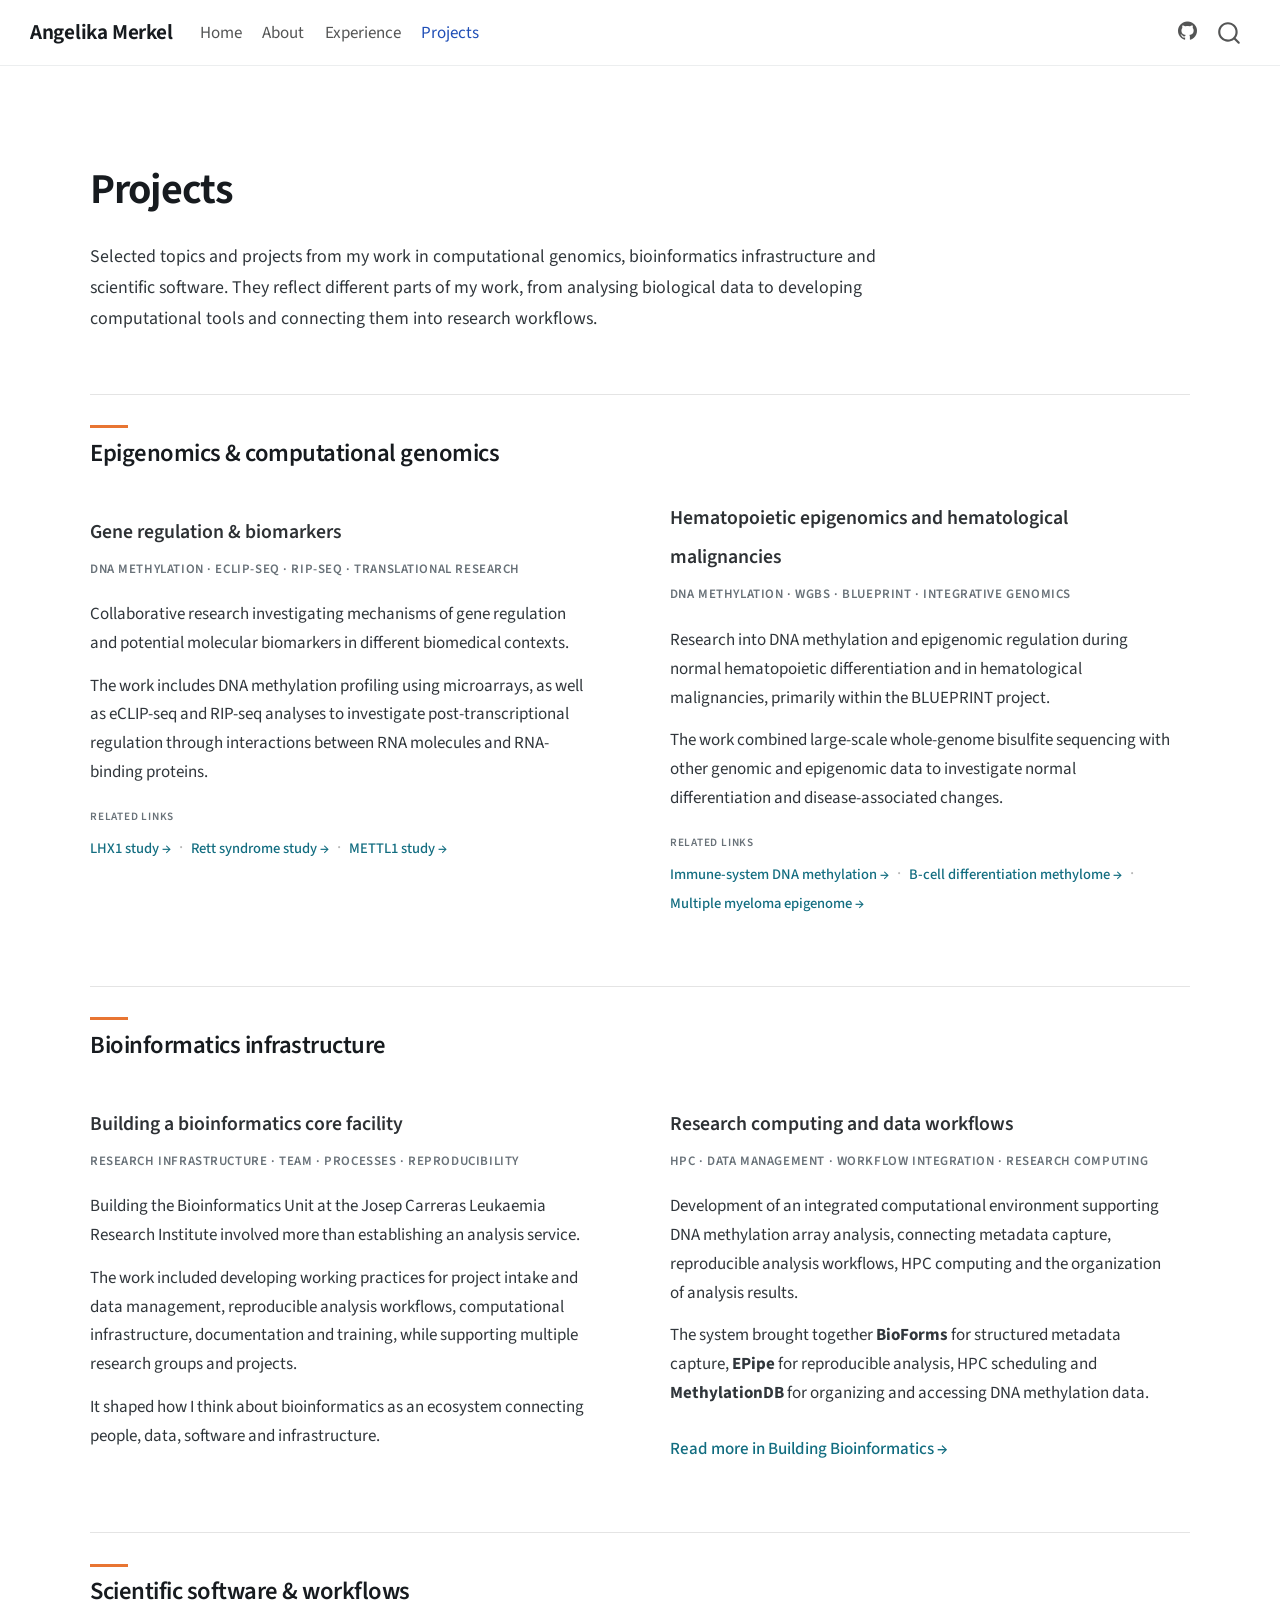
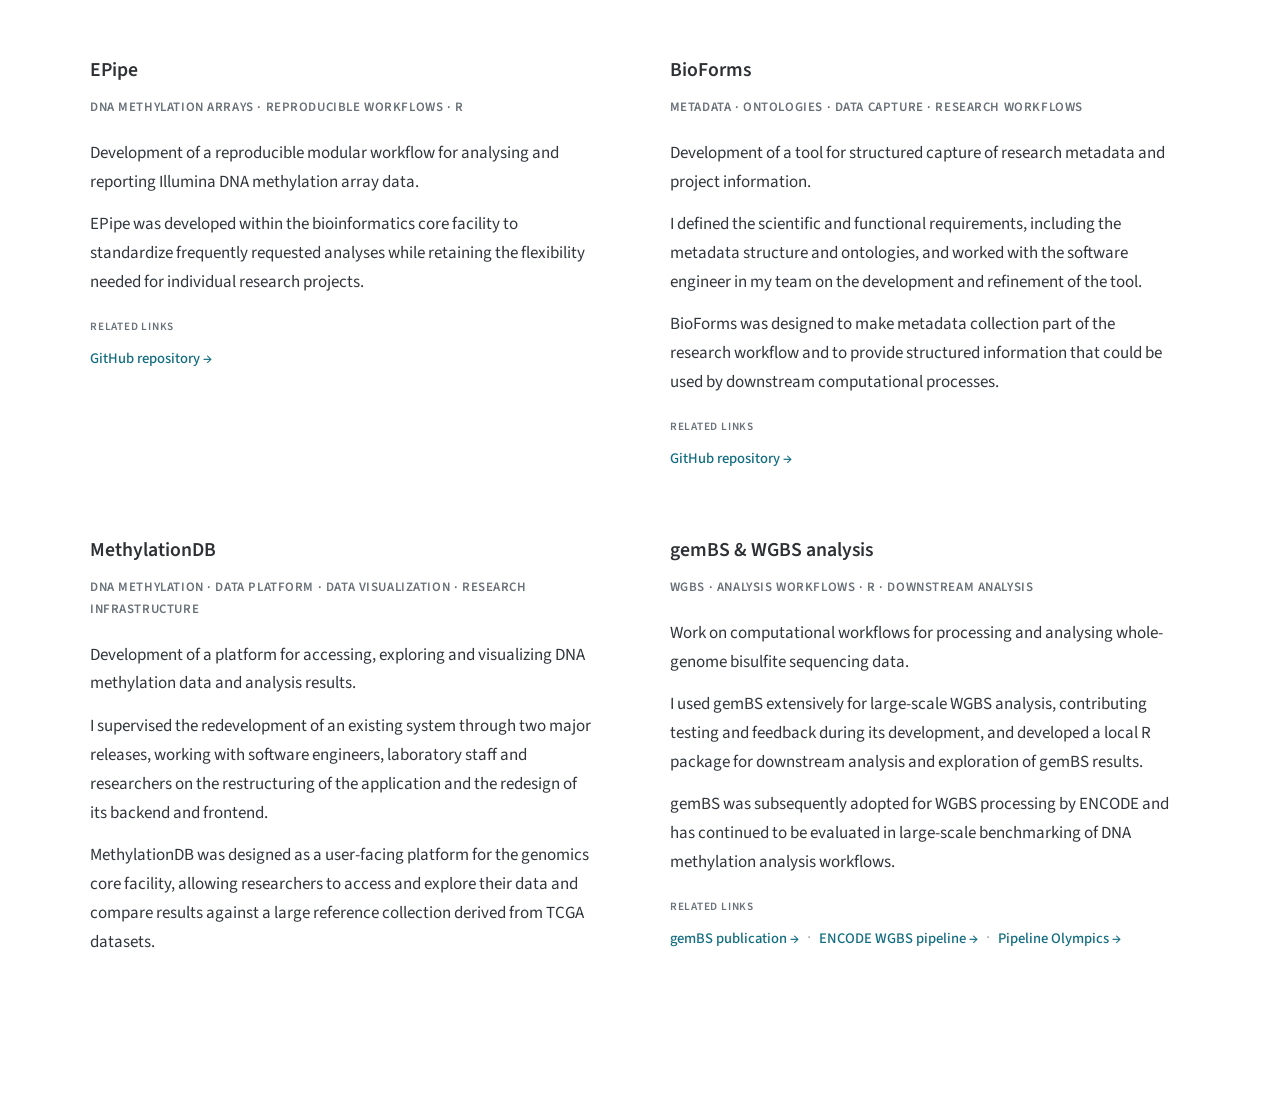
<file: docs/projects.html>
<!DOCTYPE html>
<html xmlns="http://www.w3.org/1999/xhtml" lang="en" xml:lang="en"><head>

<meta charset="utf-8">
<meta name="generator" content="quarto-1.7.32">

<meta name="viewport" content="width=device-width, initial-scale=1.0, user-scalable=yes">


<title>projects – Angelika Merkel</title>
<style>
code{white-space: pre-wrap;}
span.smallcaps{font-variant: small-caps;}
div.columns{display: flex; gap: min(4vw, 1.5em);}
div.column{flex: auto; overflow-x: auto;}
div.hanging-indent{margin-left: 1.5em; text-indent: -1.5em;}
ul.task-list{list-style: none;}
ul.task-list li input[type="checkbox"] {
  width: 0.8em;
  margin: 0 0.8em 0.2em -1em; /* quarto-specific, see https://github.com/quarto-dev/quarto-cli/issues/4556 */ 
  vertical-align: middle;
}
</style>


<script src="site_libs/quarto-nav/quarto-nav.js"></script>
<script src="site_libs/quarto-nav/headroom.min.js"></script>
<script src="site_libs/clipboard/clipboard.min.js"></script>
<script src="site_libs/quarto-search/autocomplete.umd.js"></script>
<script src="site_libs/quarto-search/fuse.min.js"></script>
<script src="site_libs/quarto-search/quarto-search.js"></script>
<meta name="quarto:offset" content="./">
<script src="site_libs/quarto-html/quarto.js" type="module"></script>
<script src="site_libs/quarto-html/tabsets/tabsets.js" type="module"></script>
<script src="site_libs/quarto-html/popper.min.js"></script>
<script src="site_libs/quarto-html/tippy.umd.min.js"></script>
<script src="site_libs/quarto-html/anchor.min.js"></script>
<link href="site_libs/quarto-html/tippy.css" rel="stylesheet">
<link href="site_libs/quarto-html/quarto-syntax-highlighting-37eea08aefeeee20ff55810ff984fec1.css" rel="stylesheet" id="quarto-text-highlighting-styles">
<script src="site_libs/bootstrap/bootstrap.min.js"></script>
<link href="site_libs/bootstrap/bootstrap-icons.css" rel="stylesheet">
<link href="site_libs/bootstrap/bootstrap-92d2792728d3f4bf89524dcc0433e7d3.min.css" rel="stylesheet" append-hash="true" id="quarto-bootstrap" data-mode="light">
<script id="quarto-search-options" type="application/json">{
  "location": "navbar",
  "copy-button": false,
  "collapse-after": 3,
  "panel-placement": "end",
  "type": "overlay",
  "limit": 50,
  "keyboard-shortcut": [
    "f",
    "/",
    "s"
  ],
  "show-item-context": false,
  "language": {
    "search-no-results-text": "No results",
    "search-matching-documents-text": "matching documents",
    "search-copy-link-title": "Copy link to search",
    "search-hide-matches-text": "Hide additional matches",
    "search-more-match-text": "more match in this document",
    "search-more-matches-text": "more matches in this document",
    "search-clear-button-title": "Clear",
    "search-text-placeholder": "",
    "search-detached-cancel-button-title": "Cancel",
    "search-submit-button-title": "Submit",
    "search-label": "Search"
  }
}</script>
<link rel="stylesheet" href="https://cdn.jsdelivr.net/npm/bootstrap-icons@1.11.3/font/bootstrap-icons.min.css">


<link rel="stylesheet" href="assets/styles.css">
</head>

<body class="nav-fixed quarto-light">

<div id="quarto-search-results"></div>
  <header id="quarto-header" class="headroom fixed-top">
    <nav class="navbar navbar-expand-lg " data-bs-theme="dark">
      <div class="navbar-container container-fluid">
      <div class="navbar-brand-container mx-auto">
    <a class="navbar-brand" href="./index.html">
    <span class="navbar-title">Angelika Merkel</span>
    </a>
  </div>
            <div id="quarto-search" class="" title="Search"></div>
          <button class="navbar-toggler" type="button" data-bs-toggle="collapse" data-bs-target="#navbarCollapse" aria-controls="navbarCollapse" role="menu" aria-expanded="false" aria-label="Toggle navigation" onclick="if (window.quartoToggleHeadroom) { window.quartoToggleHeadroom(); }">
  <span class="navbar-toggler-icon"></span>
</button>
          <div class="collapse navbar-collapse" id="navbarCollapse">
            <ul class="navbar-nav navbar-nav-scroll me-auto">
  <li class="nav-item">
    <a class="nav-link" href="./index.html"> 
<span class="menu-text">Home</span></a>
  </li>  
  <li class="nav-item">
    <a class="nav-link" href="./about.html"> 
<span class="menu-text">About</span></a>
  </li>  
  <li class="nav-item">
    <a class="nav-link" href="./experience.html"> 
<span class="menu-text">Experience</span></a>
  </li>  
  <li class="nav-item">
    <a class="nav-link active" href="./projects.html" aria-current="page"> 
<span class="menu-text">Projects</span></a>
  </li>  
</ul>
            <ul class="navbar-nav navbar-nav-scroll ms-auto">
  <li class="nav-item compact">
    <a class="nav-link" href="https://github.com/angemerkel"> <i class="bi bi-github" role="img" aria-label="GitHub">
</i> 
<span class="menu-text"></span></a>
  </li>  
</ul>
          </div> <!-- /navcollapse -->
            <div class="quarto-navbar-tools">
</div>
      </div> <!-- /container-fluid -->
    </nav>
</header>
<!-- content -->
<div id="quarto-content" class="quarto-container page-columns page-rows-contents page-layout-full page-navbar">
<!-- sidebar -->
<!-- margin-sidebar -->
    
<!-- main -->
<main class="content page-columns page-full column-body" id="quarto-document-content"><header id="title-block-header" class="quarto-title-block"></header>




<section id="projects" class="level1 column-page projects-page">
<h1>Projects</h1>
<p>Selected topics and projects from my work in computational genomics, bioinformatics infrastructure and scientific software. They reflect different parts of my work, from analysing biological data to developing computational tools and connecting them into research workflows.</p>
<section id="epigenomics-computational-genomics" class="level2">
<h2 class="anchored" data-anchor-id="epigenomics-computational-genomics">Epigenomics &amp; computational genomics</h2>
<div class="project-track">
<section id="gene-regulation-biomarkers" class="level3 project-entry">
<h3 class="anchored" data-anchor-id="gene-regulation-biomarkers">Gene regulation &amp; biomarkers</h3>
<div class="project-tags">
<p>DNA methylation · eCLIP-seq · RIP-seq · Translational research</p>
</div>
<p>Collaborative research investigating mechanisms of gene regulation and potential molecular biomarkers in different biomedical contexts.</p>
<p>The work includes DNA methylation profiling using microarrays, as well as eCLIP-seq and RIP-seq analyses to investigate post-transcriptional regulation through interactions between RNA molecules and RNA-binding proteins.</p>
<div class="project-links">
<p><a href="https://linkinghub.elsevier.com/retrieve/pii/S1600613524006877">LHX1 study →</a></p>
<p><a href="https://link.springer.com/article/10.1186/s12943-023-01809-8">Rett syndrome study →</a></p>
<p><a href="https://www.mdpi.com/1422-0067/24/2/1453">METTL1 study →</a></p>
</div>
</section>
<section id="hematopoietic-epigenomics-and-hematological-malignancies" class="level3 project-entry">
<h3 class="anchored" data-anchor-id="hematopoietic-epigenomics-and-hematological-malignancies">Hematopoietic epigenomics and hematological malignancies</h3>
<div class="project-tags">
<p>DNA methylation · WGBS · BLUEPRINT · Integrative genomics</p>
</div>
<p>Research into DNA methylation and epigenomic regulation during normal hematopoietic differentiation and in hematological malignancies, primarily within the BLUEPRINT project.</p>
<p>The work combined large-scale whole-genome bisulfite sequencing with other genomic and epigenomic data to investigate normal differentiation and disease-associated changes.</p>
<div class="project-links">
<p><a href="https://www.cell.com/cell-reports/fulltext/S2211-1247(16)31474-7?_returnURL=https%3A%2F%2Flinkinghub.elsevier.com%2Fretrieve%2Fpii%2FS2211124716314747%3Fshowall%3Dtrue">Immune-system DNA methylation →</a></p>
<p><a href="https://pubmed.ncbi.nlm.nih.gov/26053498/">B-cell differentiation methylome →</a></p>
<p><a href="https://pubmed.ncbi.nlm.nih.gov/25644835/">Multiple myeloma epigenome →</a></p>
</div>
</section>
</div>
</section>
<section id="bioinformatics-infrastructure" class="level2">
<h2 class="anchored" data-anchor-id="bioinformatics-infrastructure">Bioinformatics infrastructure</h2>
<div class="project-track">
<section id="building-a-bioinformatics-core-facility" class="level3 project-entry">
<h3 class="anchored" data-anchor-id="building-a-bioinformatics-core-facility">Building a bioinformatics core facility</h3>
<div class="project-tags">
<p>Research infrastructure · Team · Processes · Reproducibility</p>
</div>
<p>Building the Bioinformatics Unit at the Josep Carreras Leukaemia Research Institute involved more than establishing an analysis service.</p>
<p>The work included developing working practices for project intake and data management, reproducible analysis workflows, computational infrastructure, documentation and training, while supporting multiple research groups and projects.</p>
<p>It shaped how I think about bioinformatics as an ecosystem connecting people, data, software and infrastructure.</p>
</section>
<section id="research-computing-and-data-workflows" class="level3 project-entry">
<h3 class="anchored" data-anchor-id="research-computing-and-data-workflows">Research computing and data workflows</h3>
<div class="project-tags">
<p>HPC · Data management · Workflow integration · Research computing</p>
</div>
<p>Development of an integrated computational environment supporting DNA methylation array analysis, connecting metadata capture, reproducible analysis workflows, HPC computing and the organization of analysis results.</p>
<p>The system brought together <strong>BioForms</strong> for structured metadata capture, <strong>EPipe</strong> for reproducible analysis, HPC scheduling and <strong>MethylationDB</strong> for organizing and accessing DNA methylation data.</p>
<p><a href="https://angemerkel.github.io/building-bioinformatics/">Read more in Building Bioinformatics →</a></p>
</section>
</div>
</section>
<section id="scientific-software-workflows" class="level2">
<h2 class="anchored" data-anchor-id="scientific-software-workflows">Scientific software &amp; workflows</h2>
<div class="project-track project-track-software">
<section id="epipe" class="level3 project-entry">
<h3 class="anchored" data-anchor-id="epipe">EPipe</h3>
<div class="project-tags">
<p>DNA methylation arrays · Reproducible workflows · R</p>
</div>
<p>Development of a reproducible modular workflow for analysing and reporting Illumina DNA methylation array data.</p>
<p>EPipe was developed within the bioinformatics core facility to standardize frequently requested analyses while retaining the flexibility needed for individual research projects.</p>
<div class="project-links">
<p><a href="https://github.com/ijcBIT/epipe">GitHub repository →</a></p>
</div>
</section>
<section id="bioforms" class="level3 project-entry">
<h3 class="anchored" data-anchor-id="bioforms">BioForms</h3>
<div class="project-tags">
<p>Metadata · Ontologies · Data capture · Research workflows</p>
</div>
<p>Development of a tool for structured capture of research metadata and project information.</p>
<p>I defined the scientific and functional requirements, including the metadata structure and ontologies, and worked with the software engineer in my team on the development and refinement of the tool.</p>
<p>BioForms was designed to make metadata collection part of the research workflow and to provide structured information that could be used by downstream computational processes.</p>
<div class="project-links">
<p><a href="https://github.com/ijcBIT/BioForms">GitHub repository →</a></p>
</div>
</section>
<section id="methylationdb" class="level3 project-entry">
<h3 class="anchored" data-anchor-id="methylationdb">MethylationDB</h3>
<div class="project-tags">
<p>DNA methylation · Data platform · Data visualization · Research infrastructure</p>
</div>
<p>Development of a platform for accessing, exploring and visualizing DNA methylation data and analysis results.</p>
<p>I supervised the redevelopment of an existing system through two major releases, working with software engineers, laboratory staff and researchers on the restructuring of the application and the redesign of its backend and frontend.</p>
<p>MethylationDB was designed as a user-facing platform for the genomics core facility, allowing researchers to access and explore their data and compare results against a large reference collection derived from TCGA datasets.</p>
</section>
<section id="gembs-wgbs-analysis" class="level3 project-entry">
<h3 class="anchored" data-anchor-id="gembs-wgbs-analysis">gemBS &amp; WGBS analysis</h3>
<div class="project-tags">
<p>WGBS · Analysis workflows · R · Downstream analysis</p>
</div>
<p>Work on computational workflows for processing and analysing whole-genome bisulfite sequencing data.</p>
<p>I used gemBS extensively for large-scale WGBS analysis, contributing testing and feedback during its development, and developed a local R package for downstream analysis and exploration of gemBS results.</p>
<p>gemBS was subsequently adopted for WGBS processing by ENCODE and has continued to be evaluated in large-scale benchmarking of DNA methylation analysis workflows.</p>
<div class="project-links">
<p><a href="https://academic.oup.com/bioinformatics/article/35/5/737/5077236">gemBS publication →</a></p>
<p><a href="https://www.encodeproject.org/data-standards/wgbs-encode4/">ENCODE WGBS pipeline →</a></p>
<p><a href="https://academic.oup.com/nar/article/53/19/gkaf970/8294356">Pipeline Olympics →</a></p>
</div>
</section>
</div>
</section>
</section>



</main> <!-- /main -->
<script id="quarto-html-after-body" type="application/javascript">
  window.document.addEventListener("DOMContentLoaded", function (event) {
    const icon = "";
    const anchorJS = new window.AnchorJS();
    anchorJS.options = {
      placement: 'right',
      icon: icon
    };
    anchorJS.add('.anchored');
    const isCodeAnnotation = (el) => {
      for (const clz of el.classList) {
        if (clz.startsWith('code-annotation-')) {                     
          return true;
        }
      }
      return false;
    }
    const onCopySuccess = function(e) {
      // button target
      const button = e.trigger;
      // don't keep focus
      button.blur();
      // flash "checked"
      button.classList.add('code-copy-button-checked');
      var currentTitle = button.getAttribute("title");
      button.setAttribute("title", "Copied!");
      let tooltip;
      if (window.bootstrap) {
        button.setAttribute("data-bs-toggle", "tooltip");
        button.setAttribute("data-bs-placement", "left");
        button.setAttribute("data-bs-title", "Copied!");
        tooltip = new bootstrap.Tooltip(button, 
          { trigger: "manual", 
            customClass: "code-copy-button-tooltip",
            offset: [0, -8]});
        tooltip.show();    
      }
      setTimeout(function() {
        if (tooltip) {
          tooltip.hide();
          button.removeAttribute("data-bs-title");
          button.removeAttribute("data-bs-toggle");
          button.removeAttribute("data-bs-placement");
        }
        button.setAttribute("title", currentTitle);
        button.classList.remove('code-copy-button-checked');
      }, 1000);
      // clear code selection
      e.clearSelection();
    }
    const getTextToCopy = function(trigger) {
        const codeEl = trigger.previousElementSibling.cloneNode(true);
        for (const childEl of codeEl.children) {
          if (isCodeAnnotation(childEl)) {
            childEl.remove();
          }
        }
        return codeEl.innerText;
    }
    const clipboard = new window.ClipboardJS('.code-copy-button:not([data-in-quarto-modal])', {
      text: getTextToCopy
    });
    clipboard.on('success', onCopySuccess);
    if (window.document.getElementById('quarto-embedded-source-code-modal')) {
      const clipboardModal = new window.ClipboardJS('.code-copy-button[data-in-quarto-modal]', {
        text: getTextToCopy,
        container: window.document.getElementById('quarto-embedded-source-code-modal')
      });
      clipboardModal.on('success', onCopySuccess);
    }
      var localhostRegex = new RegExp(/^(?:http|https):\/\/localhost\:?[0-9]*\//);
      var mailtoRegex = new RegExp(/^mailto:/);
        var filterRegex = new RegExp('/' + window.location.host + '/');
      var isInternal = (href) => {
          return filterRegex.test(href) || localhostRegex.test(href) || mailtoRegex.test(href);
      }
      // Inspect non-navigation links and adorn them if external
     var links = window.document.querySelectorAll('a[href]:not(.nav-link):not(.navbar-brand):not(.toc-action):not(.sidebar-link):not(.sidebar-item-toggle):not(.pagination-link):not(.no-external):not([aria-hidden]):not(.dropdown-item):not(.quarto-navigation-tool):not(.about-link)');
      for (var i=0; i<links.length; i++) {
        const link = links[i];
        if (!isInternal(link.href)) {
          // undo the damage that might have been done by quarto-nav.js in the case of
          // links that we want to consider external
          if (link.dataset.originalHref !== undefined) {
            link.href = link.dataset.originalHref;
          }
        }
      }
    function tippyHover(el, contentFn, onTriggerFn, onUntriggerFn) {
      const config = {
        allowHTML: true,
        maxWidth: 500,
        delay: 100,
        arrow: false,
        appendTo: function(el) {
            return el.parentElement;
        },
        interactive: true,
        interactiveBorder: 10,
        theme: 'quarto',
        placement: 'bottom-start',
      };
      if (contentFn) {
        config.content = contentFn;
      }
      if (onTriggerFn) {
        config.onTrigger = onTriggerFn;
      }
      if (onUntriggerFn) {
        config.onUntrigger = onUntriggerFn;
      }
      window.tippy(el, config); 
    }
    const noterefs = window.document.querySelectorAll('a[role="doc-noteref"]');
    for (var i=0; i<noterefs.length; i++) {
      const ref = noterefs[i];
      tippyHover(ref, function() {
        // use id or data attribute instead here
        let href = ref.getAttribute('data-footnote-href') || ref.getAttribute('href');
        try { href = new URL(href).hash; } catch {}
        const id = href.replace(/^#\/?/, "");
        const note = window.document.getElementById(id);
        if (note) {
          return note.innerHTML;
        } else {
          return "";
        }
      });
    }
    const xrefs = window.document.querySelectorAll('a.quarto-xref');
    const processXRef = (id, note) => {
      // Strip column container classes
      const stripColumnClz = (el) => {
        el.classList.remove("page-full", "page-columns");
        if (el.children) {
          for (const child of el.children) {
            stripColumnClz(child);
          }
        }
      }
      stripColumnClz(note)
      if (id === null || id.startsWith('sec-')) {
        // Special case sections, only their first couple elements
        const container = document.createElement("div");
        if (note.children && note.children.length > 2) {
          container.appendChild(note.children[0].cloneNode(true));
          for (let i = 1; i < note.children.length; i++) {
            const child = note.children[i];
            if (child.tagName === "P" && child.innerText === "") {
              continue;
            } else {
              container.appendChild(child.cloneNode(true));
              break;
            }
          }
          if (window.Quarto?.typesetMath) {
            window.Quarto.typesetMath(container);
          }
          return container.innerHTML
        } else {
          if (window.Quarto?.typesetMath) {
            window.Quarto.typesetMath(note);
          }
          return note.innerHTML;
        }
      } else {
        // Remove any anchor links if they are present
        const anchorLink = note.querySelector('a.anchorjs-link');
        if (anchorLink) {
          anchorLink.remove();
        }
        if (window.Quarto?.typesetMath) {
          window.Quarto.typesetMath(note);
        }
        if (note.classList.contains("callout")) {
          return note.outerHTML;
        } else {
          return note.innerHTML;
        }
      }
    }
    for (var i=0; i<xrefs.length; i++) {
      const xref = xrefs[i];
      tippyHover(xref, undefined, function(instance) {
        instance.disable();
        let url = xref.getAttribute('href');
        let hash = undefined; 
        if (url.startsWith('#')) {
          hash = url;
        } else {
          try { hash = new URL(url).hash; } catch {}
        }
        if (hash) {
          const id = hash.replace(/^#\/?/, "");
          const note = window.document.getElementById(id);
          if (note !== null) {
            try {
              const html = processXRef(id, note.cloneNode(true));
              instance.setContent(html);
            } finally {
              instance.enable();
              instance.show();
            }
          } else {
            // See if we can fetch this
            fetch(url.split('#')[0])
            .then(res => res.text())
            .then(html => {
              const parser = new DOMParser();
              const htmlDoc = parser.parseFromString(html, "text/html");
              const note = htmlDoc.getElementById(id);
              if (note !== null) {
                const html = processXRef(id, note);
                instance.setContent(html);
              } 
            }).finally(() => {
              instance.enable();
              instance.show();
            });
          }
        } else {
          // See if we can fetch a full url (with no hash to target)
          // This is a special case and we should probably do some content thinning / targeting
          fetch(url)
          .then(res => res.text())
          .then(html => {
            const parser = new DOMParser();
            const htmlDoc = parser.parseFromString(html, "text/html");
            const note = htmlDoc.querySelector('main.content');
            if (note !== null) {
              // This should only happen for chapter cross references
              // (since there is no id in the URL)
              // remove the first header
              if (note.children.length > 0 && note.children[0].tagName === "HEADER") {
                note.children[0].remove();
              }
              const html = processXRef(null, note);
              instance.setContent(html);
            } 
          }).finally(() => {
            instance.enable();
            instance.show();
          });
        }
      }, function(instance) {
      });
    }
        let selectedAnnoteEl;
        const selectorForAnnotation = ( cell, annotation) => {
          let cellAttr = 'data-code-cell="' + cell + '"';
          let lineAttr = 'data-code-annotation="' +  annotation + '"';
          const selector = 'span[' + cellAttr + '][' + lineAttr + ']';
          return selector;
        }
        const selectCodeLines = (annoteEl) => {
          const doc = window.document;
          const targetCell = annoteEl.getAttribute("data-target-cell");
          const targetAnnotation = annoteEl.getAttribute("data-target-annotation");
          const annoteSpan = window.document.querySelector(selectorForAnnotation(targetCell, targetAnnotation));
          const lines = annoteSpan.getAttribute("data-code-lines").split(",");
          const lineIds = lines.map((line) => {
            return targetCell + "-" + line;
          })
          let top = null;
          let height = null;
          let parent = null;
          if (lineIds.length > 0) {
              //compute the position of the single el (top and bottom and make a div)
              const el = window.document.getElementById(lineIds[0]);
              top = el.offsetTop;
              height = el.offsetHeight;
              parent = el.parentElement.parentElement;
            if (lineIds.length > 1) {
              const lastEl = window.document.getElementById(lineIds[lineIds.length - 1]);
              const bottom = lastEl.offsetTop + lastEl.offsetHeight;
              height = bottom - top;
            }
            if (top !== null && height !== null && parent !== null) {
              // cook up a div (if necessary) and position it 
              let div = window.document.getElementById("code-annotation-line-highlight");
              if (div === null) {
                div = window.document.createElement("div");
                div.setAttribute("id", "code-annotation-line-highlight");
                div.style.position = 'absolute';
                parent.appendChild(div);
              }
              div.style.top = top - 2 + "px";
              div.style.height = height + 4 + "px";
              div.style.left = 0;
              let gutterDiv = window.document.getElementById("code-annotation-line-highlight-gutter");
              if (gutterDiv === null) {
                gutterDiv = window.document.createElement("div");
                gutterDiv.setAttribute("id", "code-annotation-line-highlight-gutter");
                gutterDiv.style.position = 'absolute';
                const codeCell = window.document.getElementById(targetCell);
                const gutter = codeCell.querySelector('.code-annotation-gutter');
                gutter.appendChild(gutterDiv);
              }
              gutterDiv.style.top = top - 2 + "px";
              gutterDiv.style.height = height + 4 + "px";
            }
            selectedAnnoteEl = annoteEl;
          }
        };
        const unselectCodeLines = () => {
          const elementsIds = ["code-annotation-line-highlight", "code-annotation-line-highlight-gutter"];
          elementsIds.forEach((elId) => {
            const div = window.document.getElementById(elId);
            if (div) {
              div.remove();
            }
          });
          selectedAnnoteEl = undefined;
        };
          // Handle positioning of the toggle
      window.addEventListener(
        "resize",
        throttle(() => {
          elRect = undefined;
          if (selectedAnnoteEl) {
            selectCodeLines(selectedAnnoteEl);
          }
        }, 10)
      );
      function throttle(fn, ms) {
      let throttle = false;
      let timer;
        return (...args) => {
          if(!throttle) { // first call gets through
              fn.apply(this, args);
              throttle = true;
          } else { // all the others get throttled
              if(timer) clearTimeout(timer); // cancel #2
              timer = setTimeout(() => {
                fn.apply(this, args);
                timer = throttle = false;
              }, ms);
          }
        };
      }
        // Attach click handler to the DT
        const annoteDls = window.document.querySelectorAll('dt[data-target-cell]');
        for (const annoteDlNode of annoteDls) {
          annoteDlNode.addEventListener('click', (event) => {
            const clickedEl = event.target;
            if (clickedEl !== selectedAnnoteEl) {
              unselectCodeLines();
              const activeEl = window.document.querySelector('dt[data-target-cell].code-annotation-active');
              if (activeEl) {
                activeEl.classList.remove('code-annotation-active');
              }
              selectCodeLines(clickedEl);
              clickedEl.classList.add('code-annotation-active');
            } else {
              // Unselect the line
              unselectCodeLines();
              clickedEl.classList.remove('code-annotation-active');
            }
          });
        }
    const findCites = (el) => {
      const parentEl = el.parentElement;
      if (parentEl) {
        const cites = parentEl.dataset.cites;
        if (cites) {
          return {
            el,
            cites: cites.split(' ')
          };
        } else {
          return findCites(el.parentElement)
        }
      } else {
        return undefined;
      }
    };
    var bibliorefs = window.document.querySelectorAll('a[role="doc-biblioref"]');
    for (var i=0; i<bibliorefs.length; i++) {
      const ref = bibliorefs[i];
      const citeInfo = findCites(ref);
      if (citeInfo) {
        tippyHover(citeInfo.el, function() {
          var popup = window.document.createElement('div');
          citeInfo.cites.forEach(function(cite) {
            var citeDiv = window.document.createElement('div');
            citeDiv.classList.add('hanging-indent');
            citeDiv.classList.add('csl-entry');
            var biblioDiv = window.document.getElementById('ref-' + cite);
            if (biblioDiv) {
              citeDiv.innerHTML = biblioDiv.innerHTML;
            }
            popup.appendChild(citeDiv);
          });
          return popup.innerHTML;
        });
      }
    }
  });
  </script>
</div> <!-- /content -->




</body></html>
</file>
<file: docs/site_libs/quarto-html/tippy.css>
.tippy-box[data-animation=fade][data-state=hidden]{opacity:0}[data-tippy-root]{max-width:calc(100vw - 10px)}.tippy-box{position:relative;background-color:#333;color:#fff;border-radius:4px;font-size:14px;line-height:1.4;white-space:normal;outline:0;transition-property:transform,visibility,opacity}.tippy-box[data-placement^=top]>.tippy-arrow{bottom:0}.tippy-box[data-placement^=top]>.tippy-arrow:before{bottom:-7px;left:0;border-width:8px 8px 0;border-top-color:initial;transform-origin:center top}.tippy-box[data-placement^=bottom]>.tippy-arrow{top:0}.tippy-box[data-placement^=bottom]>.tippy-arrow:before{top:-7px;left:0;border-width:0 8px 8px;border-bottom-color:initial;transform-origin:center bottom}.tippy-box[data-placement^=left]>.tippy-arrow{right:0}.tippy-box[data-placement^=left]>.tippy-arrow:before{border-width:8px 0 8px 8px;border-left-color:initial;right:-7px;transform-origin:center left}.tippy-box[data-placement^=right]>.tippy-arrow{left:0}.tippy-box[data-placement^=right]>.tippy-arrow:before{left:-7px;border-width:8px 8px 8px 0;border-right-color:initial;transform-origin:center right}.tippy-box[data-inertia][data-state=visible]{transition-timing-function:cubic-bezier(.54,1.5,.38,1.11)}.tippy-arrow{width:16px;height:16px;color:#333}.tippy-arrow:before{content:"";position:absolute;border-color:transparent;border-style:solid}.tippy-content{position:relative;padding:5px 9px;z-index:1}
</file>
<file: docs/site_libs/quarto-html/quarto-syntax-highlighting-37eea08aefeeee20ff55810ff984fec1.css>
/* quarto syntax highlight colors */
:root {
  --quarto-hl-ot-color: #003B4F;
  --quarto-hl-at-color: #657422;
  --quarto-hl-ss-color: #20794D;
  --quarto-hl-an-color: #5E5E5E;
  --quarto-hl-fu-color: #4758AB;
  --quarto-hl-st-color: #20794D;
  --quarto-hl-cf-color: #003B4F;
  --quarto-hl-op-color: #5E5E5E;
  --quarto-hl-er-color: #AD0000;
  --quarto-hl-bn-color: #AD0000;
  --quarto-hl-al-color: #AD0000;
  --quarto-hl-va-color: #111111;
  --quarto-hl-bu-color: inherit;
  --quarto-hl-ex-color: inherit;
  --quarto-hl-pp-color: #AD0000;
  --quarto-hl-in-color: #5E5E5E;
  --quarto-hl-vs-color: #20794D;
  --quarto-hl-wa-color: #5E5E5E;
  --quarto-hl-do-color: #5E5E5E;
  --quarto-hl-im-color: #00769E;
  --quarto-hl-ch-color: #20794D;
  --quarto-hl-dt-color: #AD0000;
  --quarto-hl-fl-color: #AD0000;
  --quarto-hl-co-color: #5E5E5E;
  --quarto-hl-cv-color: #5E5E5E;
  --quarto-hl-cn-color: #8f5902;
  --quarto-hl-sc-color: #5E5E5E;
  --quarto-hl-dv-color: #AD0000;
  --quarto-hl-kw-color: #003B4F;
}

/* other quarto variables */
:root {
  --quarto-font-monospace: SFMono-Regular, Menlo, Monaco, Consolas, "Liberation Mono", "Courier New", monospace;
}

/* syntax highlight based on Pandoc's rules */
pre > code.sourceCode > span {
  color: #003B4F;
}

code.sourceCode > span {
  color: #003B4F;
}

div.sourceCode,
div.sourceCode pre.sourceCode {
  color: #003B4F;
}

/* Normal */
code span {
  color: #003B4F;
}

/* Alert */
code span.al {
  color: #AD0000;
  font-style: inherit;
}

/* Annotation */
code span.an {
  color: #5E5E5E;
  font-style: inherit;
}

/* Attribute */
code span.at {
  color: #657422;
  font-style: inherit;
}

/* BaseN */
code span.bn {
  color: #AD0000;
  font-style: inherit;
}

/* BuiltIn */
code span.bu {
  font-style: inherit;
}

/* ControlFlow */
code span.cf {
  color: #003B4F;
  font-weight: bold;
  font-style: inherit;
}

/* Char */
code span.ch {
  color: #20794D;
  font-style: inherit;
}

/* Constant */
code span.cn {
  color: #8f5902;
  font-style: inherit;
}

/* Comment */
code span.co {
  color: #5E5E5E;
  font-style: inherit;
}

/* CommentVar */
code span.cv {
  color: #5E5E5E;
  font-style: italic;
}

/* Documentation */
code span.do {
  color: #5E5E5E;
  font-style: italic;
}

/* DataType */
code span.dt {
  color: #AD0000;
  font-style: inherit;
}

/* DecVal */
code span.dv {
  color: #AD0000;
  font-style: inherit;
}

/* Error */
code span.er {
  color: #AD0000;
  font-style: inherit;
}

/* Extension */
code span.ex {
  font-style: inherit;
}

/* Float */
code span.fl {
  color: #AD0000;
  font-style: inherit;
}

/* Function */
code span.fu {
  color: #4758AB;
  font-style: inherit;
}

/* Import */
code span.im {
  color: #00769E;
  font-style: inherit;
}

/* Information */
code span.in {
  color: #5E5E5E;
  font-style: inherit;
}

/* Keyword */
code span.kw {
  color: #003B4F;
  font-weight: bold;
  font-style: inherit;
}

/* Operator */
code span.op {
  color: #5E5E5E;
  font-style: inherit;
}

/* Other */
code span.ot {
  color: #003B4F;
  font-style: inherit;
}

/* Preprocessor */
code span.pp {
  color: #AD0000;
  font-style: inherit;
}

/* SpecialChar */
code span.sc {
  color: #5E5E5E;
  font-style: inherit;
}

/* SpecialString */
code span.ss {
  color: #20794D;
  font-style: inherit;
}

/* String */
code span.st {
  color: #20794D;
  font-style: inherit;
}

/* Variable */
code span.va {
  color: #111111;
  font-style: inherit;
}

/* VerbatimString */
code span.vs {
  color: #20794D;
  font-style: inherit;
}

/* Warning */
code span.wa {
  color: #5E5E5E;
  font-style: italic;
}

.prevent-inlining {
  content: "</";
}

/*# sourceMappingURL=27d3d809615f7771493d095567f04340.css.map */
</file>
<file: docs/assets/styles.css>
/* ============================================================
   Angelika Merkel — Personal website
   ============================================================ */


/* ------------------------------------------------------------
   Colour system
   ------------------------------------------------------------ */

:root {
  --am-black: #171b1f;
  --am-text: #30363b;
  --am-muted: #687178;

  --am-blue: #168ca5;
  --am-blue-dark: #126d80;
  --am-blue-soft: #e5f4f6;

  --am-beige: #e8d3bd;
  --am-beige-soft: #f7efe7;

  --am-grey: #dfe3e5;
  --am-grey-soft: #f2f3f3;

  --am-orange: #e87532;

  --am-line: #d9dee1;
  --am-white: #ffffff;
}


/* ------------------------------------------------------------
   Global
   ------------------------------------------------------------ */

body {
  color: var(--am-text);
  background: var(--am-white);

  font-size: 1rem;
  line-height: 1.65;
}

.column-page {
  max-width: 1180px;

  margin-left: auto;
  margin-right: auto;
}


/* ------------------------------------------------------------
   Links
   ------------------------------------------------------------ */

a {
  color: var(--am-blue-dark);

  text-decoration-thickness: 1px;
  text-underline-offset: 0.18em;
}

a:hover {
  color: var(--am-blue);
}


/* ============================================================
   Hero
   ============================================================ */

.hero {
  display: grid;

  grid-template-columns:
    minmax(0, 1.25fr)
    minmax(300px, 0.75fr);

  gap: 4.5rem;

  align-items: center;

  padding: 4rem 0 2.25rem;
}


/* ------------------------------------------------------------
   Hero text
   ------------------------------------------------------------ */

.hero-content {
  max-width: 700px;
}

.hero-eyebrow {
  color: var(--am-muted);

  font-size: 0.76rem;
  font-weight: 600;
  letter-spacing: 0.15em;

  margin-bottom: 1.5rem;
}

.hero-content h1 {
  color: var(--am-black);

  font-size: clamp(2.7rem, 5vw, 4.3rem);
  font-weight: 650;
  line-height: 1.04;
  letter-spacing: -0.035em;

  margin: 0 0 1.3rem;
}

.hero-content h2 {
  max-width: 650px;

  color: var(--am-text);

  font-size: clamp(1.45rem, 2.4vw, 1.9rem);
  font-weight: 500;
  line-height: 1.3;
  letter-spacing: -0.015em;

  margin: 0 0 1.5rem;
}


/* Orange accent before positioning statement */

.hero-content h2::before {
  content: "";

  display: block;

  width: 32px;
  height: 3px;

  margin-bottom: 0.85rem;

  background: var(--am-orange);
}

.hero-content p {
  max-width: 650px;

  color: var(--am-text);

  font-size: 1.07rem;
  line-height: 1.7;

  margin: 0;
}


/* Space between hero paragraphs */

.hero-content p + p {
  margin-top: 0.9rem;
}


/* ============================================================
   Hero portrait and scientific visual
   ============================================================ */

.hero-visual {
  position: relative;

  min-height: 310px;

  display: flex;
  align-items: center;
  justify-content: center;

  transform: translateX(-1rem);
}


/* ------------------------------------------------------------
   Portrait
   ------------------------------------------------------------ */

.hero-portrait {
  position: relative;
  z-index: 3;

  width: 205px;
  height: 235px;

  object-fit: cover;
  object-position: center 32%;

  border-radius: 3px;

  box-shadow:
    0 10px 28px rgba(23, 27, 31, 0.08);
}


/* ------------------------------------------------------------
   Abstract scientific network
   ------------------------------------------------------------ */

.network-visual {
  position: absolute;
  z-index: 1;

  width: 320px;
  height: 300px;

  right: -20px;
  top: 10px;

  opacity: 0.45;
}


/* Network nodes */

.network-node {
  position: absolute;

  width: 14px;
  height: 14px;

  border-radius: 50%;

  background: var(--am-blue);
}

.node-1 {
  top: 18%;
  left: 62%;

  width: 20px;
  height: 20px;

  background: var(--am-blue);
}

.node-2 {
  top: 42%;
  left: 82%;

  width: 12px;
  height: 12px;

  background: var(--am-orange);
}

.node-3 {
  top: 68%;
  left: 68%;

  width: 17px;
  height: 17px;

  background: var(--am-black);
}

.node-4 {
  top: 30%;
  left: 95%;

  width: 9px;
  height: 9px;

  background: var(--am-muted);
}

.node-5 {
  top: 78%;
  left: 92%;

  width: 11px;
  height: 11px;

  background: var(--am-blue);
}

.node-6 {
  top: 56%;
  left: 52%;

  width: 8px;
  height: 8px;

  background: var(--am-muted);
}


/* Network connections */

.network-line {
  position: absolute;

  height: 1px;

  background: #8ca1a8;

  transform-origin: left center;
}

.line-1 {
  width: 100px;

  top: 23%;
  left: 64%;

  transform: rotate(35deg);
}

.line-2 {
  width: 110px;

  top: 45%;
  left: 70%;

  transform: rotate(72deg);
}

.line-3 {
  width: 90px;

  top: 59%;
  left: 55%;

  transform: rotate(-30deg);
}

.line-4 {
  width: 90px;

  top: 70%;
  left: 69%;

  transform: rotate(22deg);
}


/* Soft background shape behind portrait */

.hero-visual::before {
  content: "";

  position: absolute;
  z-index: 0;

  width: 270px;
  height: 270px;

  left: 5px;
  top: 30px;

  border-radius: 45% 55% 52% 48%;

  background:
    linear-gradient(
      135deg,
      var(--am-grey-soft),
      rgba(229, 244, 246, 0.55)
    );
}


/* Small warm accent */

.hero-visual::after {
  content: "";

  position: absolute;
  z-index: 1;

  width: 75px;
  height: 75px;

  left: 30px;
  bottom: 20px;

  border-radius: 50%;

  background: var(--am-beige-soft);
}


/* ============================================================
   Main sections
   ============================================================ */

section.level2 {
  margin-top: 0;
  margin-bottom: 4.5rem;

  padding-top: 2.2rem;

  border-top: 1px solid var(--am-line);
}

section.level2 > h2 {
  color: var(--am-black);

  font-size: 1.75rem;
  font-weight: 600;
  letter-spacing: -0.02em;

  border: 0;

  padding: 0;
  margin: 0 0 2rem;
}


/* Orange section marker */

section.level2 > h2::before {
  content: "";

  display: block;

  width: 38px;
  height: 3px;

  margin-bottom: 0.8rem;

  background: var(--am-orange);
}


/* ============================================================
   Areas of work
   ============================================================ */

.area-of-work {
  min-height: 250px;

  padding-right: 2.5rem;
}

.area-of-work + .area-of-work {
  padding-left: 2.5rem;

  border-left: 1px solid var(--am-line);
}


/* ------------------------------------------------------------
   Area icons
   ------------------------------------------------------------ */

.area-icon {
  width: 58px;
  height: 58px;

  display: flex;
  align-items: center;
  justify-content: center;

  margin-bottom: 1.15rem;

  border-radius: 50%;
}

.area-science .area-icon {
  background: var(--am-beige-soft);
}

.area-data .area-icon {
  background: var(--am-grey-soft);
}

.area-systems .area-icon {
  background: var(--am-blue-soft);
}


/* DNA */

.area-icon svg {
  width: 32px;
  height: 32px;

  fill: none;

  stroke: var(--am-black);
  stroke-width: 3;
  stroke-linecap: round;
  stroke-linejoin: round;
}


/* Bootstrap icons */

.area-icon i {
  color: var(--am-black);

  font-size: 2rem;
  line-height: 1;
}


/* ------------------------------------------------------------
   Area text
   ------------------------------------------------------------ */

.area-of-work h3 {
  color: var(--am-black);

  font-size: 1.15rem;
  font-weight: 600;
  line-height: 1.3;

  margin: 0 0 0.9rem;
}

.area-of-work p {
  color: var(--am-muted);

  font-size: 0.98rem;
  line-height: 1.65;
}

.area-of-work a {
  font-weight: 500;
}


/* ============================================================
   Writing
   ============================================================ */

.writing-item {
  min-height: 180px;

  padding-right: 3rem;
}

.writing-item + .writing-item {
  padding-left: 3rem;

  border-left: 1px solid var(--am-line);
}

.writing-item h3 {
  color: var(--am-black);

  font-size: 1.2rem;
  font-weight: 600;

  margin-top: 0;
  margin-bottom: 0.35rem;
}


/* Quieter secondary label */

.writing-label {
  display: block;

  color: var(--am-muted);

  font-size: 0.68rem;
  font-weight: 600;
  letter-spacing: 0.11em;

  margin-bottom: 0.9rem;
}

.writing-item p {
  color: var(--am-muted);

  font-size: 0.98rem;
  line-height: 1.65;
}

.writing-item a {
  font-weight: 500;
}


/* ============================================================
   Footer
   ============================================================ */

.site-links {
  margin-top: 1rem;

  padding-top: 1.5rem;
  padding-bottom: 2.5rem;

  border-top: 1px solid var(--am-line);

  color: var(--am-muted);

  font-size: 0.9rem;
}


/* ============================================================
   Navbar
   ============================================================ */

.navbar {
  background: rgba(255, 255, 255, 0.97);

  border-bottom: 1px solid #eceeef;
}

.navbar-brand {
  color: var(--am-black);

  font-weight: 650;
  letter-spacing: -0.01em;
}


/* ============================================================
   Tablet
   ============================================================ */

@media (max-width: 900px) {

  .hero {
    grid-template-columns: 1fr;

    gap: 2.5rem;

    padding-top: 3rem;
  }

  .hero-visual {
    min-height: 280px;

    justify-content: flex-start;

    transform: none;
  }

  .hero-portrait {
    margin-left: 2rem;
  }

  .network-visual {
    left: 130px;
    right: auto;
  }
}


/* ============================================================
   Mobile
   ============================================================ */

@media (max-width: 768px) {

  body {
    font-size: 0.98rem;
  }


  /* ----------------------------------------------------------
     Hero
     ---------------------------------------------------------- */

  .hero {
    grid-template-columns: 1fr;

    gap: 2rem;

    padding: 2.5rem 0 2.25rem;
  }

  .hero-eyebrow {
    font-size: 0.68rem;
    letter-spacing: 0.12em;

    margin-bottom: 1.1rem;
  }

  .hero-content h1 {
    font-size: 2.6rem;
  }

  .hero-content h2 {
    font-size: 1.4rem;
  }

  .hero-content p {
    font-size: 1rem;
  }

  .hero-visual {
    min-height: 250px;
  }

  .hero-portrait {
    width: 170px;
    height: 195px;

    margin-left: 0;
  }

  .network-visual {
    width: 260px;
    height: 240px;

    left: 80px;

    opacity: 0.3;
  }


  /* ----------------------------------------------------------
     Sections
     ---------------------------------------------------------- */

  section.level2 {
    margin-bottom: 3.5rem;

    padding-top: 1.8rem;
  }

  section.level2 > h2 {
    font-size: 1.5rem;

    margin-bottom: 1.5rem;
  }


  /* ----------------------------------------------------------
     Areas of work
     ---------------------------------------------------------- */

  .areas-grid {
    display: block;
  }

  .areas-grid > .column {
    width: 100% !important;
  }

  .area-of-work {
    min-height: auto;

    width: 100% !important;

    padding: 0;

    margin-bottom: 2.5rem;
  }

  .area-of-work + .area-of-work {
    padding-left: 0;

    border-left: 0;
  }


  /* ----------------------------------------------------------
     Writing
     ---------------------------------------------------------- */

  .writing-grid {
    display: block;
  }

  .writing-grid > .column {
    width: 100% !important;
  }

  .writing-item {
    min-height: auto;

    width: 100% !important;

    padding: 0;

    margin-bottom: 2.5rem;
  }

  .writing-item + .writing-item {
    padding-left: 0;

    border-left: 0;
  }


  /* ----------------------------------------------------------
     Footer
     ---------------------------------------------------------- */

  .site-links {
    padding-bottom: 2rem;
  }
}

/* ============================================================
   About page
   ============================================================ */

.about-page {
  max-width: 920px;
  margin-left: auto;
  margin-right: auto;
}


/* Page title */

.about-page > h1 {
  margin: 3rem 0 1.5rem;
  color: var(--am-black);
  font-size: 2.5rem;
  font-weight: 650;
  letter-spacing: -0.03em;
}


/* Introduction */

.about-page > p {
  margin-top: 0;
  margin-bottom: 1.25rem;
  line-height: 1.75;
}


/* Sections */

.about-page section.level2 {
  margin: 2.8rem 0 0;
  padding-top: 1.8rem;
  border-top: 1px solid var(--am-line);
}

.about-page section.level2 > h2 {
  margin: 0 0 1.5rem;
  font-size: 1.45rem;
}


/* Text within sections */

.about-page section.level2 p {
  margin-top: 0;
  margin-bottom: 1.15rem;
  line-height: 1.75;
}

.about-page section.level2 p:last-child {
  margin-bottom: 0;
}


/* ============================================================
   Experience page
   ============================================================ */

.experience-page {
  max-width: 920px;
  margin-left: auto;
  margin-right: auto;
}

.experience-page > h1 {
  margin-top: 3rem;
  margin-bottom: 1.5rem;
  color: var(--am-black);
  font-size: 2.5rem;
  font-weight: 650;
  letter-spacing: -0.03em;
}

.experience-page > p {
  font-size: 1.05rem;
  line-height: 1.75;
  margin-bottom: 3rem;
}

.experience-page section.level2 {
  margin-bottom: 3.4rem;
  padding-top: 1.8rem;
}

.experience-page section.level2 > h2 {
  font-size: 1.45rem;
  margin-bottom: 2rem;
}

.experience-entry {
  position: relative;
  margin-bottom: 3rem;
  padding-left: 115px;
}

.experience-entry:last-child {
  margin-bottom: 0;
}

.experience-period {
  position: absolute;
  left: 0;
  top: 0.15rem;
  width: 90px;
  color: var(--am-muted);
  font-size: 0.82rem;
  font-weight: 600;
  letter-spacing: 0.04em;
}

.experience-entry h3 {
  margin-top: 0;
  margin-bottom: 0.25rem;
  color: var(--am-black);
  font-size: 1.15rem;
  font-weight: 600;
}

.experience-entry h3 + p {
  margin-top: 0;
}

.experience-entry p {
  line-height: 1.75;
}

@media (max-width: 768px) {

  .experience-entry {
    padding-left: 0;
  }

  .experience-period {
    position: static;
    display: block;
    width: auto;
    margin-bottom: 0.4rem;
  }
}


/* ============================================================
   Projects
   ============================================================ */

.projects-page {
  max-width: 1100px;
  margin-left: auto;
  margin-right: auto;
}


/* Page heading ------------------------------------------------ */

.projects-page > h1 {
  margin-top: 3rem;
  margin-bottom: 1.5rem;
  color: var(--am-black);
  font-size: 2.5rem;
  font-weight: 650;
  letter-spacing: -0.03em;
}

.projects-page > p {
  max-width: 820px;
  margin-bottom: 3.5rem;
  font-size: 1.05rem;
  line-height: 1.75;
}


/* Project sections -------------------------------------------- */

.projects-page section.level2 {
  margin-bottom: 4rem;
  padding-top: 1.8rem;
  border-top: 1px solid #e4e4e4;
}

.projects-page section.level2 > h2 {
  position: relative;
  margin-top: 0;
  margin-bottom: 2.2rem;
  padding-top: 0.8rem;
  font-size: 1.45rem;
  font-weight: 600;
  color: var(--am-black);
}

.projects-page section.level2 > h2::before {
  content: "";
  position: absolute;
  top: 0;
  left: 0;
  width: 38px;
  height: 3px;
  background: var(--am-orange);
}


/* Project tracks ---------------------------------------------- */

.project-track {
  display: grid;
  grid-template-columns: repeat(2, minmax(0, 1fr));
  column-gap: 3.5rem;
  row-gap: 3rem;
}

.project-track-software {
  grid-template-columns: repeat(2, minmax(0, 1fr));
}


/* Individual project ------------------------------------------ */

.project-entry {
  min-width: 0;
  padding-right: 1rem;
}

.project-entry h3 {
  margin-top: 0;
  margin-bottom: 0.55rem;
  color: var(--am-black);
  font-size: 1.16rem;
  font-weight: 600;
  line-height: 1.3;
}

.project-entry p {
  margin-top: 0.8rem;
  margin-bottom: 0;
  line-height: 1.7;
}


/* Small technical descriptor --------------------------------- */

.project-tags {
  margin-bottom: 1.15rem;
  color: var(--am-muted);
  font-size: 0.76rem;
  font-weight: 600;
  line-height: 1.5;
  letter-spacing: 0.045em;
  text-transform: uppercase;
}


/* Links ------------------------------------------------------- */

.project-entry a {
  display: inline-block;
  margin-top: 0.8rem;
  font-weight: 500;
  text-decoration: none;
}

.project-entry a:hover {
  text-decoration: underline;
}


/* Related project links --------------------------------------- */

.project-links {
  margin-top: 1.25rem;
  padding-top: 0;
}

.project-links::before {
  content: "RELATED LINKS";
  display: block;
  margin-bottom: 0.45rem;
  color: var(--am-muted);
  font-size: 0.66rem;
  font-weight: 600;
  letter-spacing: 0.07em;
}

.project-links p {
  display: inline;
  margin: 0;
}

.project-links p:not(:last-child)::after {
  content: " · ";
  margin: 0 0.3rem;
  color: #b5b5b5;
}

.project-links a {
  display: inline;
  margin: 0;
  font-size: 0.86rem;
  font-weight: 500;
  text-decoration: none;
}

.project-links a:hover {
  text-decoration: underline;
}


/* Responsive / horizontal project track ---------------------- */

@media (max-width: 768px) {

  .projects-page {
    max-width: 100%;
  }

  .project-track,
  .project-track-software {
    display: flex;
    gap: 1.5rem;

    overflow-x: auto;
    scroll-snap-type: x mandatory;

    padding-bottom: 1rem;

    scrollbar-width: thin;
  }

  .project-entry {
    flex: 0 0 84%;
    padding-right: 0.5rem;
    scroll-snap-align: start;
  }
}


/* =========================================================
   Secondary page intro visuals
   ========================================================= */

.page-intro {
  position: relative;
  isolation: isolate;
}

/* Keep all actual page content above the illustration */
.page-intro > *:not(.page-intro-visual) {
  position: relative;
  z-index: 2;
}

.page-intro-visual {
  position: absolute;
  z-index: 1;
  pointer-events: none;
}


/* ---------------------------------------------------------
   About: biology → data → network
   --------------------------------------------------------- */

.about-visual {
  top: 1.2rem;
  right: -1rem;

  width: 46%;
  height: 15rem;

  opacity: 0.55;

  /*
   * Fade from almost invisible behind the text
   * to fully visible toward the right.
   */
  -webkit-mask-image:
    linear-gradient(
      to right,
      transparent 0%,
      rgba(0, 0, 0, 0.08) 18%,
      rgba(0, 0, 0, 0.45) 45%,
      black 72%
    );

  mask-image:
    linear-gradient(
      to right,
      transparent 0%,
      rgba(0, 0, 0, 0.08) 18%,
      rgba(0, 0, 0, 0.45) 45%,
      black 72%
    );

  background:
    /* nodes */
    radial-gradient(circle at 77% 24%, #62b7c2 0 5px, transparent 6px),
    radial-gradient(circle at 88% 40%, #ef7d42 0 4px, transparent 5px),
    radial-gradient(circle at 68% 55%, #70aeb7 0 8px, transparent 9px),
    radial-gradient(circle at 93% 68%, #7f898c 0 5px, transparent 6px),
    radial-gradient(circle at 58% 72%, #abd9de 0 4px, transparent 5px),

    /* soft background forms */
    radial-gradient(
      ellipse at 74% 48%,
      rgba(104, 184, 195, 0.12) 0 30%,
      transparent 31%
    ),
    radial-gradient(
      circle at 89% 76%,
      rgba(218, 180, 139, 0.13) 0 15%,
      transparent 16%
    );
}


/* subtle connecting lines */

.about-visual::before,
.about-visual::after {
  content: "";
  position: absolute;
  height: 1px;
  background: rgba(89, 112, 118, 0.35);
  transform-origin: left center;
}

.about-visual::before {
  width: 42%;
  left: 56%;
  top: 55%;
  transform: rotate(-27deg);
}

.about-visual::after {
  width: 31%;
  left: 67%;
  top: 55%;
  transform: rotate(25deg);
}


/* ---------------------------------------------------------
   Responsive
   --------------------------------------------------------- */

@media (max-width: 768px) {

  .about-visual {
    width: 60%;
    height: 11rem;
    right: -5%;
    top: 0.5rem;
    opacity: 0.30;
  }
}
</file>
